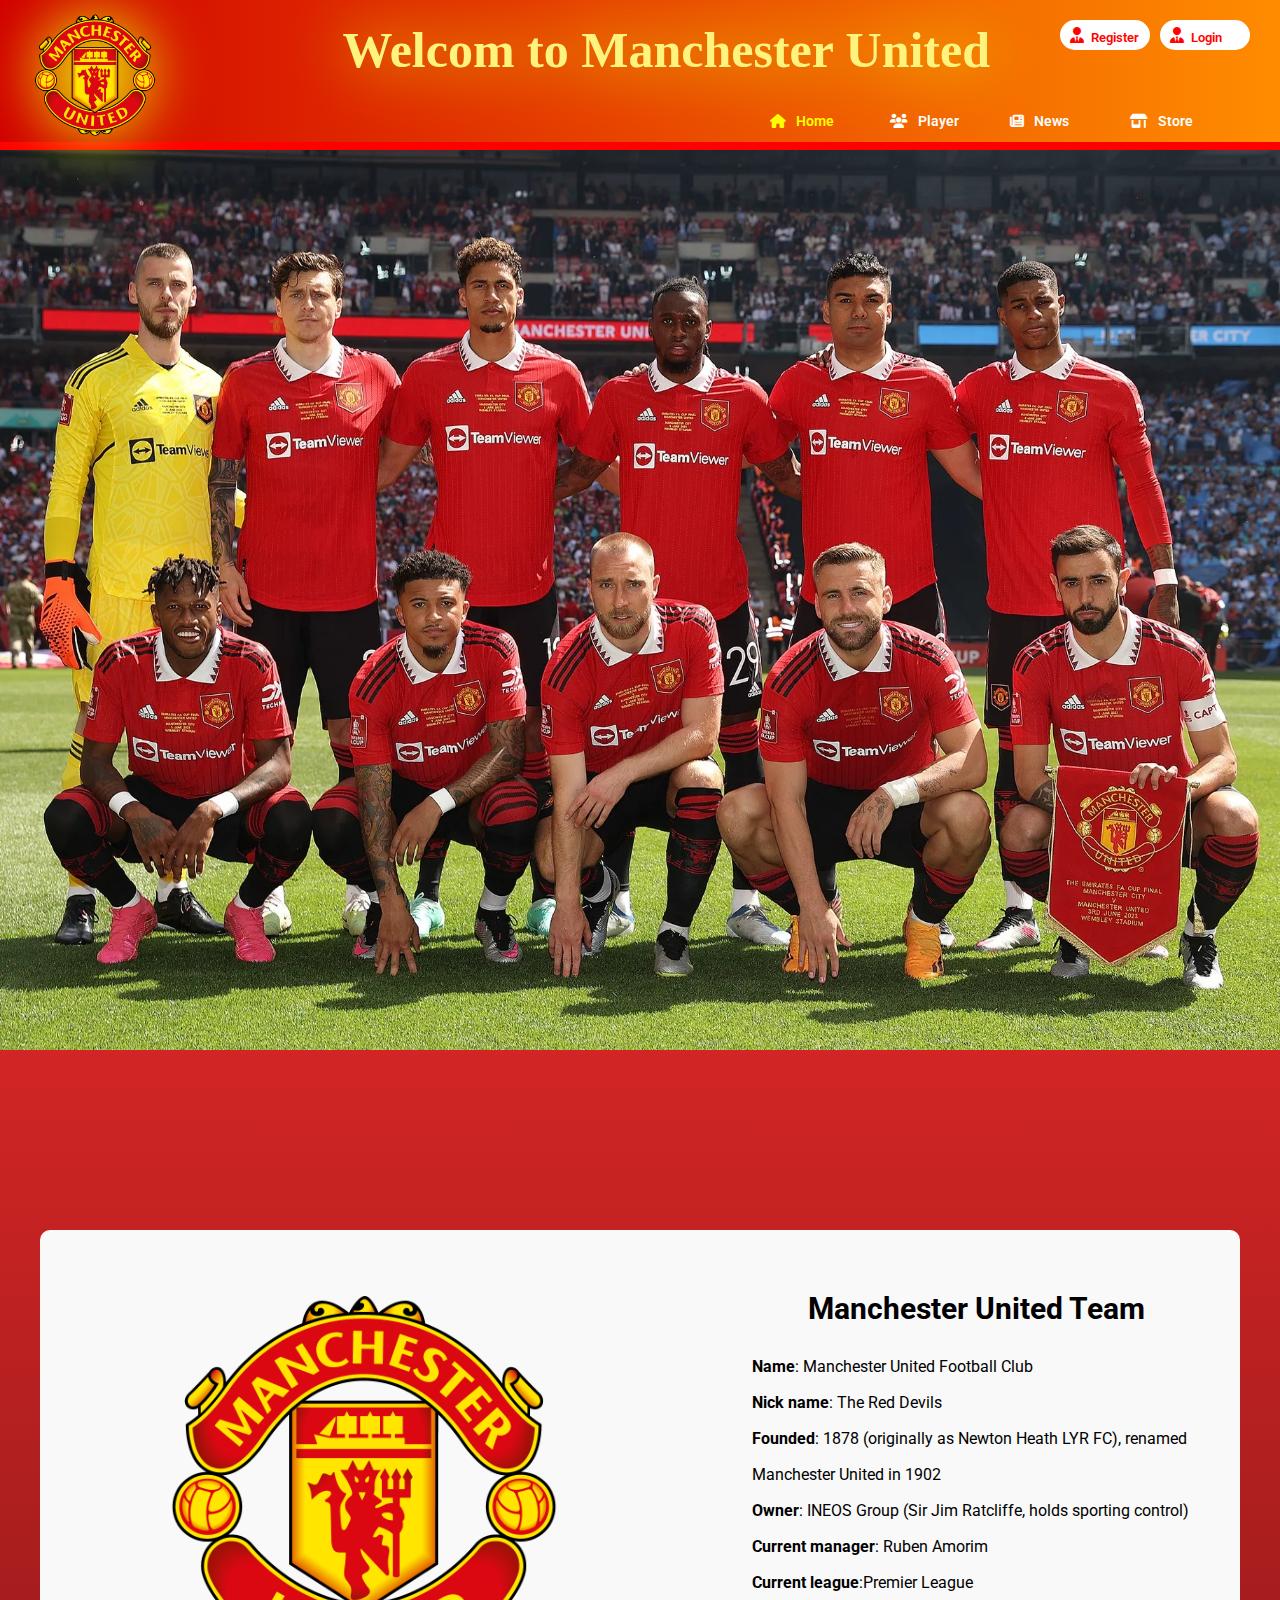
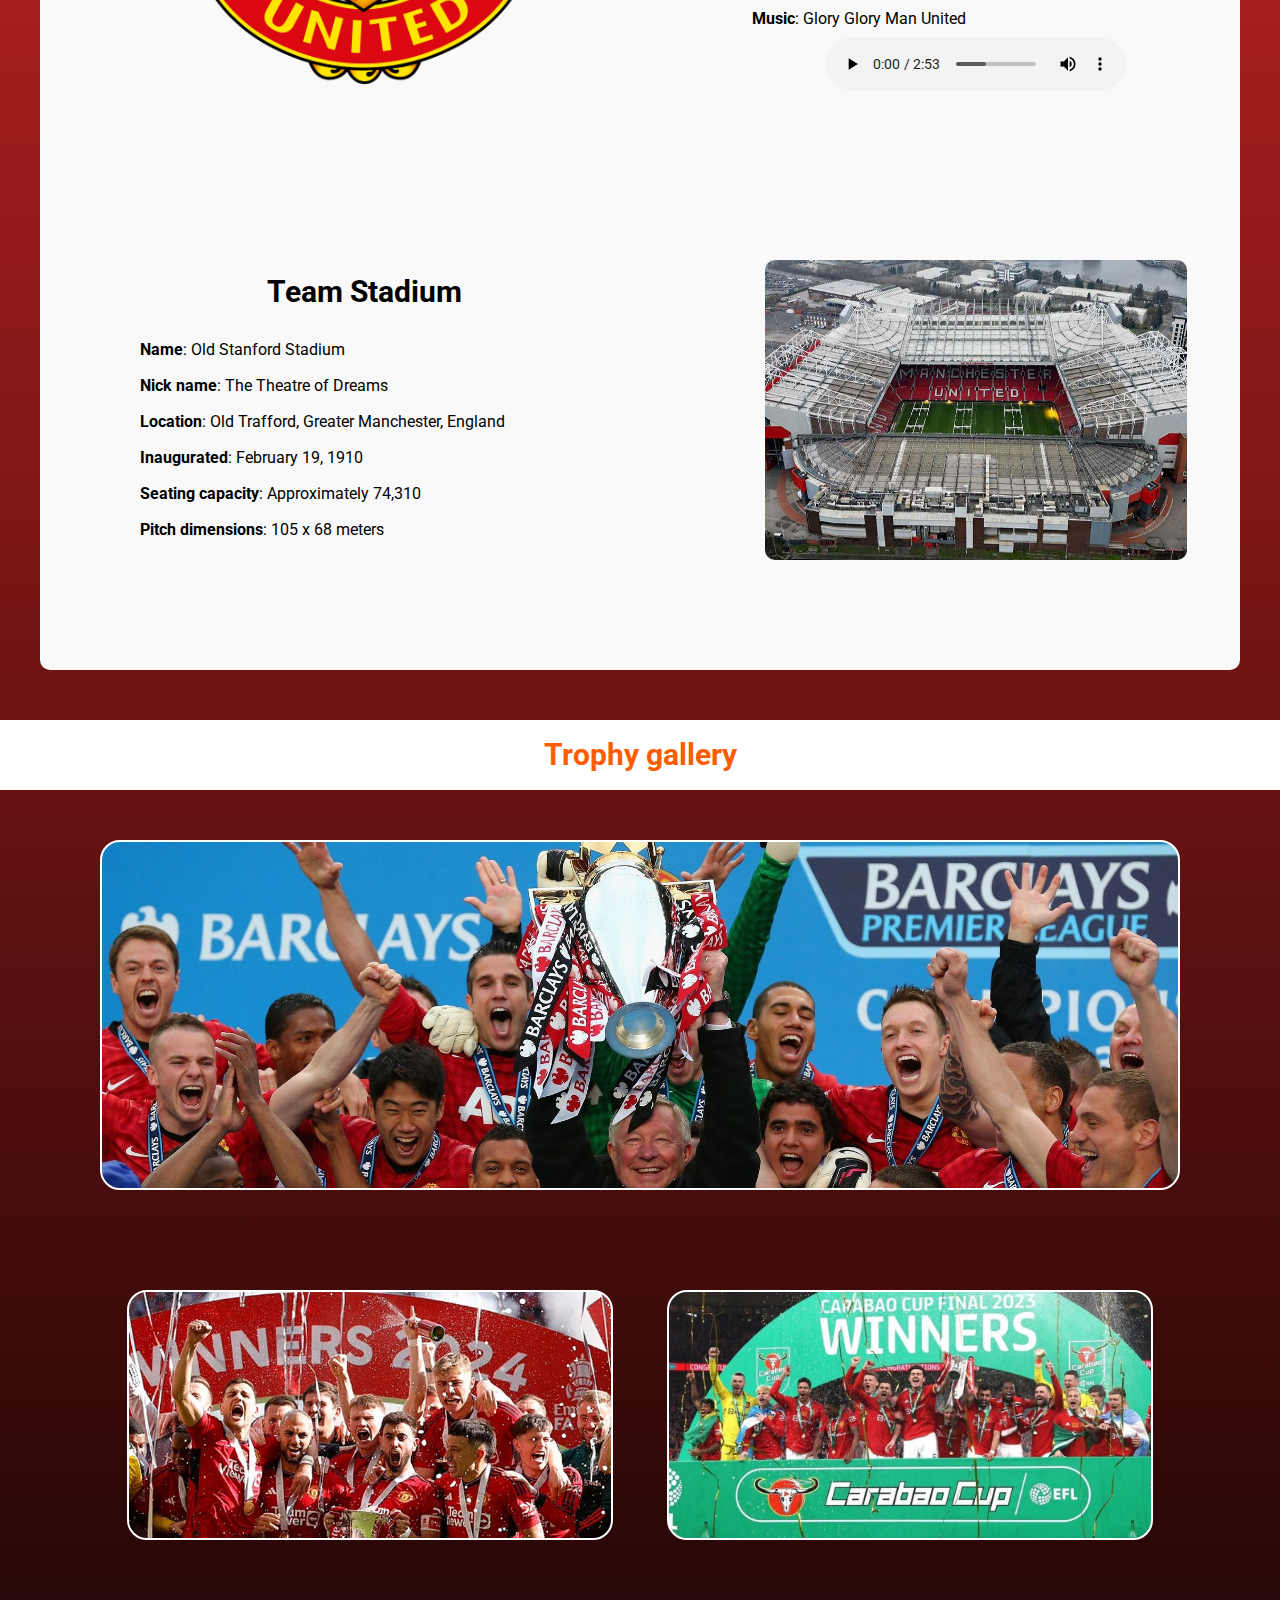
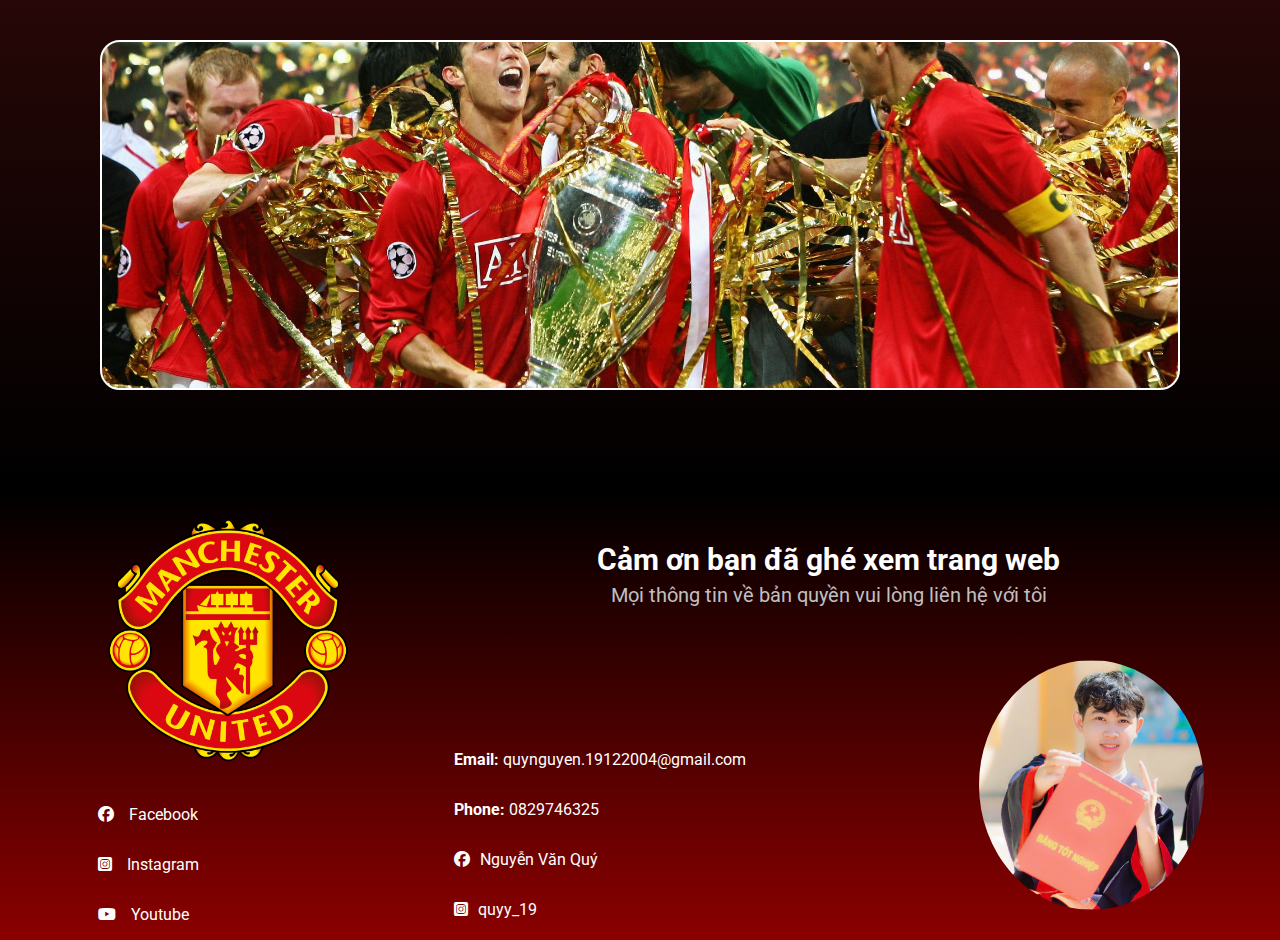
<file: index.html>
<!DOCTYPE html>
<html lang="en">
<head>
    <meta charset="UTF-8" />
    <meta name="viewport" content="width=device-width, initial-scale=1.0"/>
    <title>Manchester United</title>
    <link rel="icon" href="asset/img/logotitle.png" type="image/png">
    <link href="https://fonts.googleapis.com/css2?family=Roboto:wght@300;400;500;700;900&display=swap" rel="stylesheet">
    <link rel="stylesheet" href="asset/css/base.css">
    <link rel="stylesheet" href="asset/css/main.css">
    <link rel="stylesheet" href="asset/css/index.css">
    <link rel="stylesheet" href="asset/css/grid.css">
    <link rel="stylesheet" href="asset/font/fontawesome-free-6.7.1-web/css/all.min.css">
    <link rel="stylesheet" href="asset/css/responsive.css">
</head>

<body>

    <div class="app">
        

        <!-- ✅ HEADER với background slider -->
        <header class="header">
            <div class="slider-container">
                <div class="slider-track" id="sliderTrack">
                <img src="asset/img/header-1-4k.webp" />
                <img src="asset/img/header-2.webp" />
                <img src="asset/img/header-3.webp" />
                <img src="asset/img/bruno.jpg" />
                <img src="asset/img/header-5.jpg" />
                <img src="asset/img/header-1.webp" />
                <img src="asset/img/header-7.jpg" />
                <img src="asset/img/header-8.jpg" />
                <img src="asset/img/stadium-header.jpg" />
                </div>
            </div>
        </header>
        <!-- ✅ NAVBAR độc lập -->
        <nav class="nav__bar">

            <!-- logo -->
            <div class="nav__logo">
                <img class="nav__logo--img" src="asset/img/logo.png" alt="logo">
            </div>

            <!-- Greeting & category -->
            <div class="nav__right">
                <div class="nav__greeting">  
                    <h1 class="greeting--text hide--on-mobile"><span class="hide--on-mobile-tablet">Welcom to</span> Manchester United</h1>
                    <!-- hidden -->
                    <div class="nav__user ">
                        <a class="nav__user--item user--item-register">
                            <i class="user--item-icon fa-solid fa-user-tie"></i>
                            <span class="user--text ">Register</span>
                        </a>
                        <a class="nav__user--item user--item-login">
                            <i class="user--item-icon fa-solid fa-user-tie"></i>
                            <span class="user--text ">Login</span>
                        </a>
                    </div>
                    <!-- hidden -->
                    <div class="nav__user hidden">
                        <a class="nav__user--item">
                            <i class="user--item-icon fa-solid fa-user-tie"></i>
                            <span class="user--text">Quy</span>
                            <ul class="user__list">
                                <li class="user__list--item">Cart</li>
                                <li class="user__list--item">Log Out</li>
                            </ul>
                        </a>
                        <!-- <a href="" class="nav__users hidden"><i class="user--icon fa-solid fa-user-tie"></i></a> -->
                    </div>
                </div>

                <div class="nav__bottom">
                    <span class="nav__preface hide--on-mobile-tablet">
                        The strongest team in English history
                    </span>
                    <ul class="nav__category">
                        <!-- active - làm nổi bật ppage đang mở --> 
                        <li class="category--items">
                            <a href="index.html" class="category--item active"><i class="category--item-icon fa-solid fa-house"></i>Home</a>
                        </li>
                        <li class="category--items">
                            <a href="pages/player.html" class="category--item"><i class="category--item-icon fa-solid fa-users"></i>Player</a>
                        </li>
                        <li class="category--items">
                            <a href="pages/news.html" class="category--item"><i class="category--item-icon fa-solid fa-newspaper"></i>News</a>
                        </li>
                        <li class="category--items">
                            <a href="pages/store.html" class="category--item"><i class="category--item-icon fa-solid fa-shop"></i>Store</a>
                        </li>
                    </ul>
                </div>
                
                <div class="nav__crossbar"></div>
            </div>
        </nav>
        <!-- modal -->
        <div class="modal hidden">
            <div class="overlay__modal"></div>
            <!-- resgister -->
            <div class="modal__register">
                <form action="" class="form__register" id="form-1">
                    <div class="form__head--tranfer">
                        <span class="head--main">Register</span>
                        <span class="head--extra">Log in</span>
                    </div>
                    <p class="head--text">Welcom to Manchester United</p>

                    <div class="form--group">
                            <label for="fullname" class="form--label">Full name</label>
                            <input id="fullname" name="fullname" type="text" placeholder="Full name ..." class="form--control">
                            <span class="form--message"></span>
                    </div>

                    <div class="form--group">
                        <label for="email" class="form--label">Email</label>
                        <input id="email" name="email" type="text" placeholder="Ex: email@domain.com" class="form--control">
                        <span class="form--message"></span>
                    </div>

                    <div class="form--group">
                        <label for="password" class="form--label">Password</label>
                        <input id="password" name="password" type="password" placeholder="Enter password" class="form--control">
                        <span class="form--message"></span>
                    </div>

                    <div class="form--group">
                        <label for="password_confirmation" class="form--label">Again Password</label>
                        <input id="password_confirmation" name="password_confirmation" placeholder="Re-enter the password" type="password" class="form--control">
                        <span class="form--message"></span>
                    </div>

                    <p class="form--title"><input name="checkbox" class="form--title-check" type="checkbox">I agree to the terms of Manchester United</p>

                    <div class="form__btn--confirm">
                        <button type="button" class="confirm--btn form--back">Cancel</button>
                        <button type="button" class="confirm--btn form--submit">Sign up</button>
                    </div>
                    <div class="form--social">
                        <div class="social--item social--facebook">
                            <i class="social--icon fa-brands fa-facebook-f"></i>
                            <div class="social--text">Facecook</div>
                        </div>
                        <div class="social--item">
                            <svg xmlns="http://www.w3.org/2000/svg" width="18" height="18" preserveAspectRatio="xMidYMid" viewBox="0 0 256 262" id="google">
                                <path fill="#4285F4" d="M255.878 133.451c0-10.734-.871-18.567-2.756-26.69H130.55v48.448h71.947c-1.45 12.04-9.283 30.172-26.69 42.356l-.244 1.622 38.755 30.023 2.685.268c24.659-22.774 38.875-56.282 38.875-96.027"></path>
                                <path fill="#34A853" d="M130.55 261.1c35.248 0 64.839-11.605 86.453-31.622l-41.196-31.913c-11.024 7.688-25.82 13.055-45.257 13.055-34.523 0-63.824-22.773-74.269-54.25l-1.531.13-40.298 31.187-.527 1.465C35.393 231.798 79.49 261.1 130.55 261.1"></path>
                                <path fill="#FBBC05" d="M56.281 156.37c-2.756-8.123-4.351-16.827-4.351-25.82 0-8.994 1.595-17.697 4.206-25.82l-.073-1.73L15.26 71.312l-1.335.635C5.077 89.644 0 109.517 0 130.55s5.077 40.905 13.925 58.602l42.356-32.782"></path>
                                <path fill="#EB4335" d="M130.55 50.479c24.514 0 41.05 10.589 50.479 19.438l36.844-35.974C195.245 12.91 165.798 0 130.55 0 79.49 0 35.393 29.301 13.925 71.947l42.211 32.783c10.59-31.477 39.891-54.251 74.414-54.251"></path>
                                </svg>
                            <div class="social--text">Google</div>
                        </div>
                    </div> 
                </form>
            </div>
            <!-- login -->
             <div class="modal__login">
                <form action="" class="form__register" id="form-1">
                    <div class="form__head--tranfer">
                        <span class="head--main">Log in</span>
                        <span class="head--extra">Register</span>
                    </div>
                    <p class="head--text">Welcom to Manchester United</p>

                    <div class="form--group">
                            <label for="fullname" class="form--label">Full name</label>
                            <input id="fullname" name="fullname" type="text" placeholder="Full name ..." class="form--control">
                            <span class="form--message"></span>
                    </div>

                    <div class="form--group">
                        <label for="password" class="form--label">Password</label>
                        <input id="password" name="password" type="password" placeholder="Enter password" class="form--control">
                        <span class="form--message"></span>
                    </div>

                    <div class="form__btn--confirm">
                        <button type="button" class="confirm--btn form--back">Cancel</button>
                        <button type="button" class="confirm--btn form--submit">Log in</button>
                    </div>
                    <div class="form--social">
                        <div class="social--item social--facebook">
                            <i class="social--icon fa-brands fa-facebook-f"></i>
                            <div class="social--text">Facecook</div>
                        </div>
                        <div class="social--item">
                            <svg xmlns="http://www.w3.org/2000/svg" width="18" height="18" preserveAspectRatio="xMidYMid" viewBox="0 0 256 262" id="google">
                                <path fill="#4285F4" d="M255.878 133.451c0-10.734-.871-18.567-2.756-26.69H130.55v48.448h71.947c-1.45 12.04-9.283 30.172-26.69 42.356l-.244 1.622 38.755 30.023 2.685.268c24.659-22.774 38.875-56.282 38.875-96.027"></path>
                                <path fill="#34A853" d="M130.55 261.1c35.248 0 64.839-11.605 86.453-31.622l-41.196-31.913c-11.024 7.688-25.82 13.055-45.257 13.055-34.523 0-63.824-22.773-74.269-54.25l-1.531.13-40.298 31.187-.527 1.465C35.393 231.798 79.49 261.1 130.55 261.1"></path>
                                <path fill="#FBBC05" d="M56.281 156.37c-2.756-8.123-4.351-16.827-4.351-25.82 0-8.994 1.595-17.697 4.206-25.82l-.073-1.73L15.26 71.312l-1.335.635C5.077 89.644 0 109.517 0 130.55s5.077 40.905 13.925 58.602l42.356-32.782"></path>
                                <path fill="#EB4335" d="M130.55 50.479c24.514 0 41.05 10.589 50.479 19.438l36.844-35.974C195.245 12.91 165.798 0 130.55 0 79.49 0 35.393 29.301 13.925 71.947l42.211 32.783c10.59-31.477 39.891-54.251 74.414-54.251"></path>
                                </svg>
                            <div class="social--text">Google</div>
                        </div>
                    </div> 
                </form>
            </div>
        </div>
        <!-- ✅ MAIN CONTENT -->
        <main class="web__contain">
            <div class="web__contain--content grid wide">
                <div class="web__contain--information row">
                    <div class="contain__information--team col l-6 m-6 c-12">
                        <img class="contain__information--logo" src="asset/img/logo.png" alt="#">
                    </div>
                    <div class="contain__information--team col l-6 m-6 c-12">
                        <h2 class="contain__information--name">Manchester United Team</h2>
                        <p class="contain__information--item"><b>Name</b>: Manchester United Football Club</p>
                        <p class="contain__information--item"><b>Nick name</b>: The Red Devils</p>
                        <p class="contain__information--item"><b>Founded</b>: 1878 (originally as Newton Heath LYR FC), renamed Manchester United in 1902</p>
                        <p class="contain__information--item"><b>Owner</b>: INEOS Group (Sir Jim Ratcliffe, holds sporting control)</p>
                        <p class="contain__information--item"><b>Current manager</b>: Ruben Amorim</p>
                        <p class="contain__information--item"><b>Current league</b>:Premier League</p>
                        <p class="contain__information--item"><b>Music</b>: Glory Glory Man United</p>
                        <audio controls class="contain__information--music">
                            <source src="asset/img/GloryGloryManUnited.mp3" type="audio/mpeg">
                            <!-- Trình duyệt của bạn không hỗ trợ audio. -->
                        </audio>
                    </div>
                </div>
                <div class="web__contain--information row">    
                    <div class="contain__information--team col l-6 m-6 c-12">
                        <h2 class="contain__information--name">Team Stadium</h2>
                        <p class="contain__information--item"><b>Name</b>: Old Stanford Stadium</p>
                        <p class="contain__information--item"><b>Nick name</b>: The Theatre of Dreams</p>
                        <p class="contain__information--item"><b>Location</b>: Old Trafford, Greater Manchester, England</p>
                        <p class="contain__information--item"><b>Inaugurated</b>: February 19, 1910</p>
                        <p class="contain__information--item"><b>Seating capacity</b>: Approximately 74,310</p>
                        <p class="contain__information--item"><b>Pitch dimensions</b>: 105 x 68 meters</p>
                    </div>
                    <div class="contain__information--team col l-6 m-6 c-12">
                        <img class="information--team-img" src="asset/img/oldtranfod.jpg" alt="">
                    </div>
                </div>
            </div>

            <div class="champion">
                <h2 class="champion__Trophygallery">Trophy gallery</h2>
            </div>

            <div class="web__champion grid wide">
                <div class="web__champion--items">
                    <div class="web__champion--item " style="background-image: url('asset/img/epl-cup.jpg');">
                        <img class="champion--img " src="asset/img/cup-epl-removebg-preview.png" alt="">
                        <div class="champion--text">
                            <h2 class="champion--text-heading">20 Premier League</h2>
                            <p class="champion--text-year"><b>Năm</b>: 1907–08, 1910–11, 1951–52, 1955–56, 1956–57, 1964–65, 1966–67, 1992–93, 1993–94, 1995–96, 1996–97, 1998–99, 1999–2000, 2000–01, 2002–03, 2006–07, 2007–08, 2008–09, 2010–11, 2012–13</p>
                        </div>
                    </div>
                </div>
                <div class="web__champion--list" >
                    <div class="champion--list-item " style="background-image: url('asset/img/Fa-cup.jpg');">
                        <img class="champion--item-img " src="asset/img/cup-fa-removebg-preview.png" alt="">
                        <div class="champion--item-text">
                            <h2 class="champion--item-headeing">12 FA Cup</h2>
                            <p class="champion--item-year"><b>Năm</b>1909, 1948, 1963, 1977, 1983, 1985, 1990, 1994, 1996, 1999, 2004, 2016</p>
                        </div>
                    </div>
                    <div class="champion--list-item" style="background-image: url('asset/img/carabao.webp');">
                        <img class="champion--item-img first" src="asset/img/cup-carabao-removebg-preview.png" alt="">
                        <div class="champion--item-text">
                            <h2 class="champion--item-headeing">6 Carabao Cup</h2>
                            <p class="champion--item-year"><b>Năm</b>: 1992, 2006, 2009, 2010, 2017, 2023</p>
                        </div>
                    </div>
                </div>
                <div class="web__champion--items">
                    <div class="web__champion--item " style="background-image: url('asset/img/C1.jpg');">
                        <img class="champion--img" src="asset/img/cup-c1-removebg-preview.png" alt="">
                        <div class="champion--text">
                            <h2 class="champion--text-heading">3 UEFA Champions League</h2>
                            <p class="champion--text-year"><b>Năm</b>: 1967-1968, 1998-1999, 2007-2008</p>
                        </div>
                    </div>
                </div>
            </div>

        </main>

        <!-- Footer -->
        <footer class="footer">

        <div class="footer__main grid wide">
            <div class="footer__fanpage row l-4 hide--on-mobile-tablet">
                <div class="footer__fanpage--logo"></div>
                <div class="footer__fanpage--list">
                    <div class="footer__fanpage--item">
                        <a href="https://web.facebook.com/manchesterunited" class="fanpage__item--link"><i class="fanpage__item--icon fa-brands fa-facebook"></i>Facebook</a>
                    </div>
                    <div class="footer__fanpage--item">
                        <a href="https://www.instagram.com/manchesterunited/" class="fanpage__item--link"><i class="fanpage__item--icon fa-brands fa-square-instagram"></i>Instagram</a>
                    </div>
                    <div class="footer__fanpage--item">
                        <a href="https://www.youtube.com/@manutd" class="fanpage__item--link"><i class="fanpage__item--icon fa-brands fa-youtube"></i>Youtube</a>
                    </div>
                </div>
            </div>

            <div class="footer__owner row l-8 m-12 c-12">
                <h2 class="footer__owner--heading">Cảm ơn bạn đã ghé xem trang web</h2>
                <p class="footer__owner--text">Mọi thông tin về bản quyền vui lòng liên hệ với tôi</p>
                <div class="footer__owner--user">
                    <div class="footer__owner--contact">
                        <p class="owner__contact--item"><b>Email:</b> quynguyen.19122004@gmail.com</p>
                        <p class="owner__contact--item"><b>Phone:</b> 0829746325</p>
                        <p href="" class="owner__contact--item"><a href="https://web.facebook.com/nguyen.van.quy.263032"><i class="owner__contact--icon fa-brands fa-facebook"></i>Nguyễn Văn Quý</a></p>
                        <p href="" class="owner__contact--item"><a href="https://www.instagram.com/quyy_19/"><i class="owner__contact--icon fa-brands fa-square-instagram"></i>quyy_19</a></p>
                    </div>
                    <div class="footer__contact--manage">
                    </div>
                </div>
            </div>
        </div>

        </footer>
    </div>
    <!-- slider-header -->
    <script src="asset/js/slider.js"></script>
    <!-- show-modal -->
     <script>
        var btnRegister = document.querySelector('.user--item-register');
        var btnLogin = document.querySelector('.user--item-login');
        var modal = document.querySelector('.modal');
        var formRegister = document.querySelector('.modal__register');
        var formLogin = document.querySelector('.modal__login');
        var overlay = [document.querySelector('.overlay__modal')];
        var cancelBtn = Array.from(document.querySelectorAll('.form--back'));
        var back = overlay.concat(cancelBtn);
        var tranfer = document.querySelectorAll('.head--extra');
        var textSubmit = document.querySelectorAll('.head--main');
        var btnSubmit = document.querySelectorAll('.form--submit');


        btnRegister.addEventListener('click', () => {
            modal.classList.remove('hidden');
            formRegister.classList.remove('hidden');
            formLogin.classList.add('hidden');
        });

        btnLogin.addEventListener('click', () => {
            modal.classList.remove('hidden');
            formRegister.classList.add('hidden');
            formLogin.classList.remove('hidden');
        });

        tranfer.forEach(itemTranfer => {
            itemTranfer.addEventListener('click', () => {
                formRegister.classList.toggle('hidden');
                formLogin.classList.toggle('hidden');
            });
        });

        back.forEach(itemBack => {
            itemBack.addEventListener('click', () => {
                modal.classList.add('hidden');
            });
        });

        btnSubmit.forEach((item, index) => {
            const itemSubmit = textSubmit[index];
            item.addEventListener('click', () => {
                modal.classList.add('hidden');
                alert(`You have successfully ${itemSubmit.innerText}.`)
            });
        });


     </script>
     
     <!-- responsive -click-item  Trophy gallery -->
     <!-- <script>

        var championBtn = document.querySelectorAll('.web__champion--item');
        var championSmallBtn = document.querySelectorAll('.champion--list-item');

        championBtn.forEach(item => {
            item.addEventListener('click', () => {
                item.classList.toggle('champion__item--active');
            });
        });
        championSmallBtn.forEach(item => {
            item.addEventListener('click', () => {
                item.classList.toggle('champion--list-item-active');
            });
        }); -->

     </script>
</body>
</html>
</file>
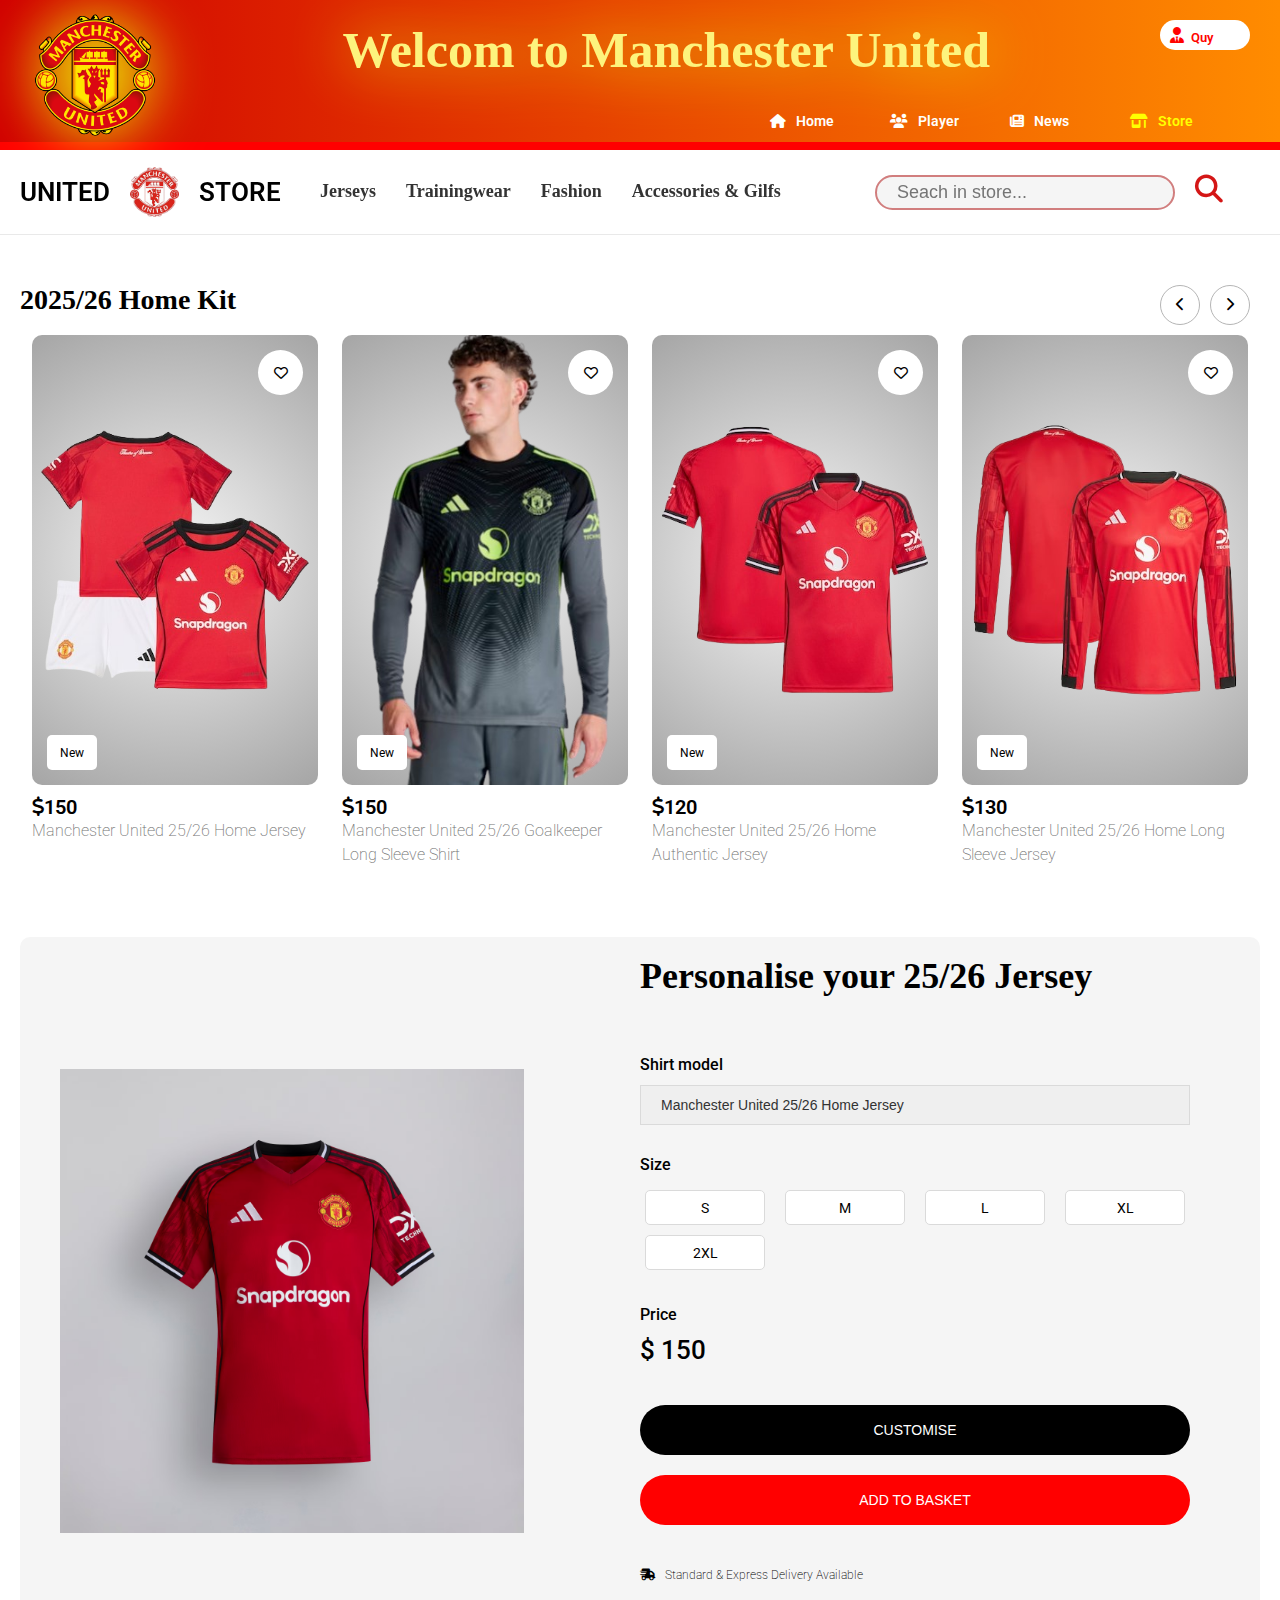
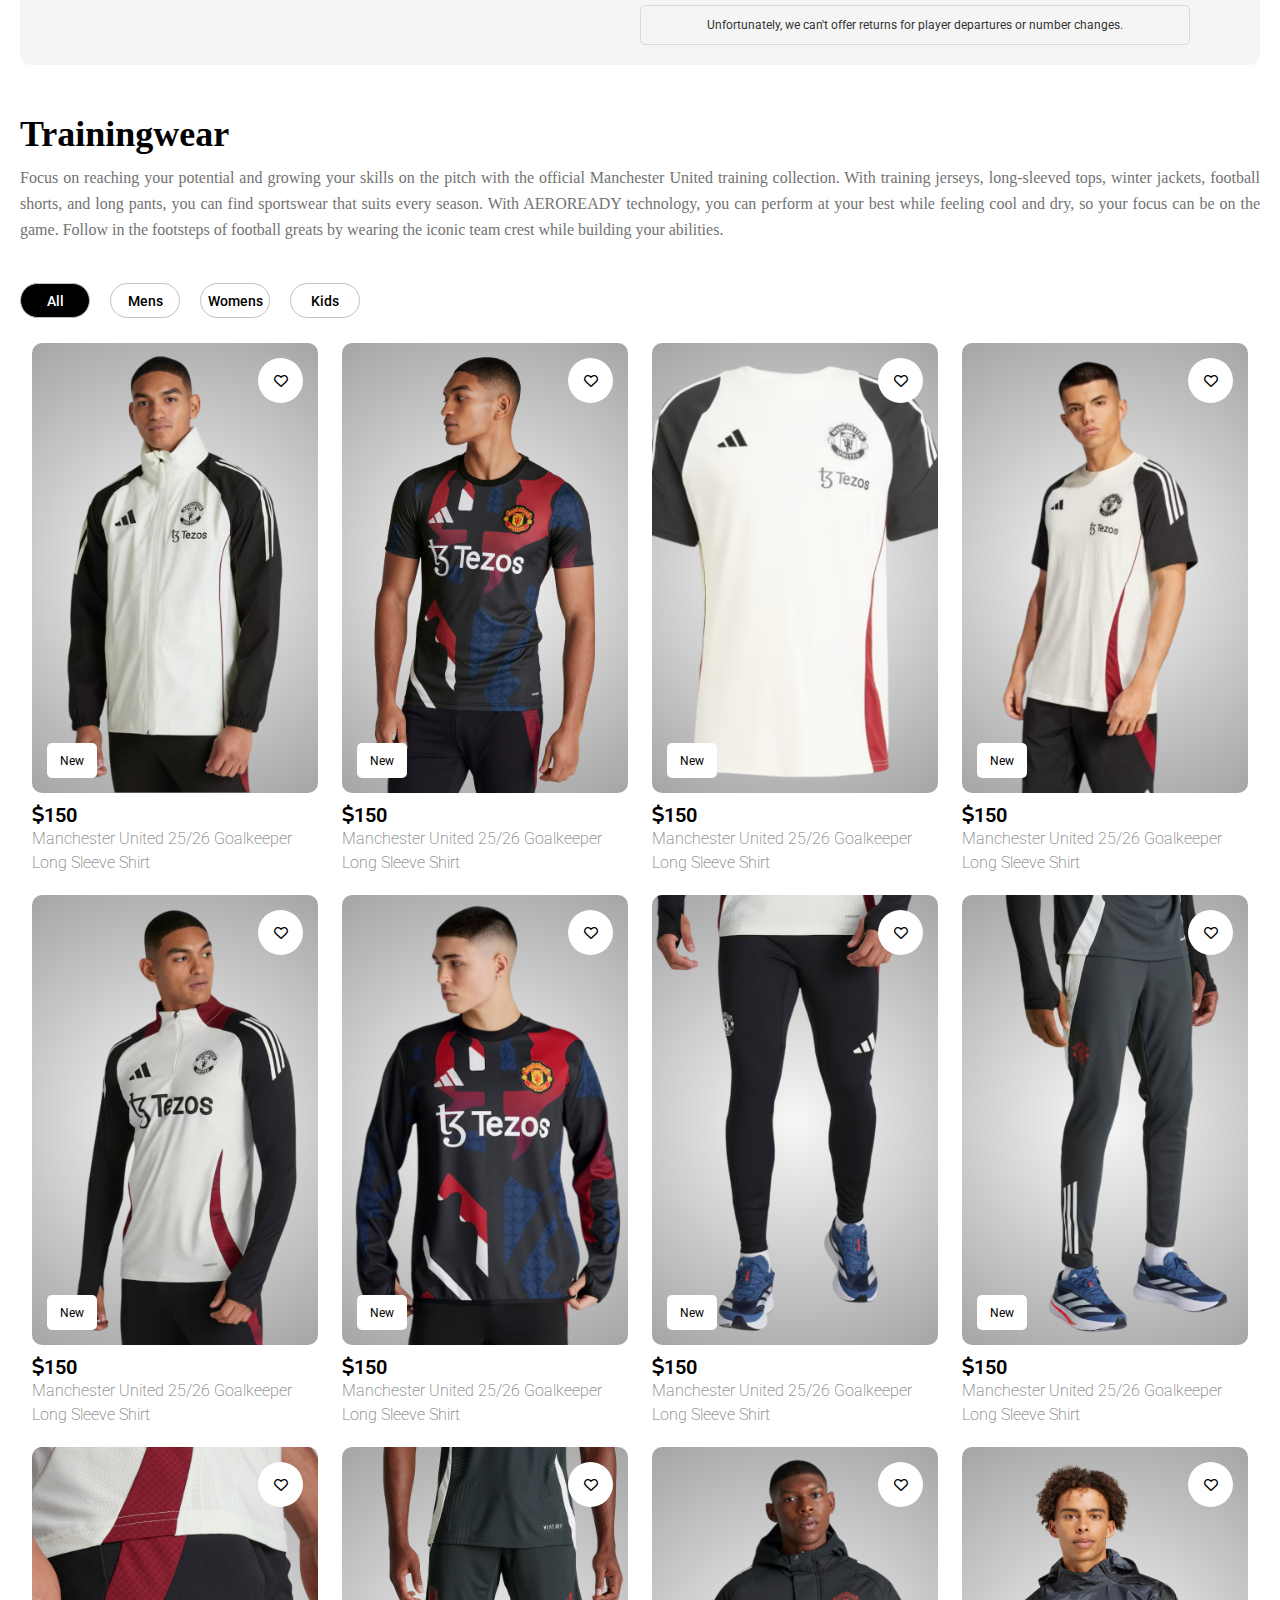
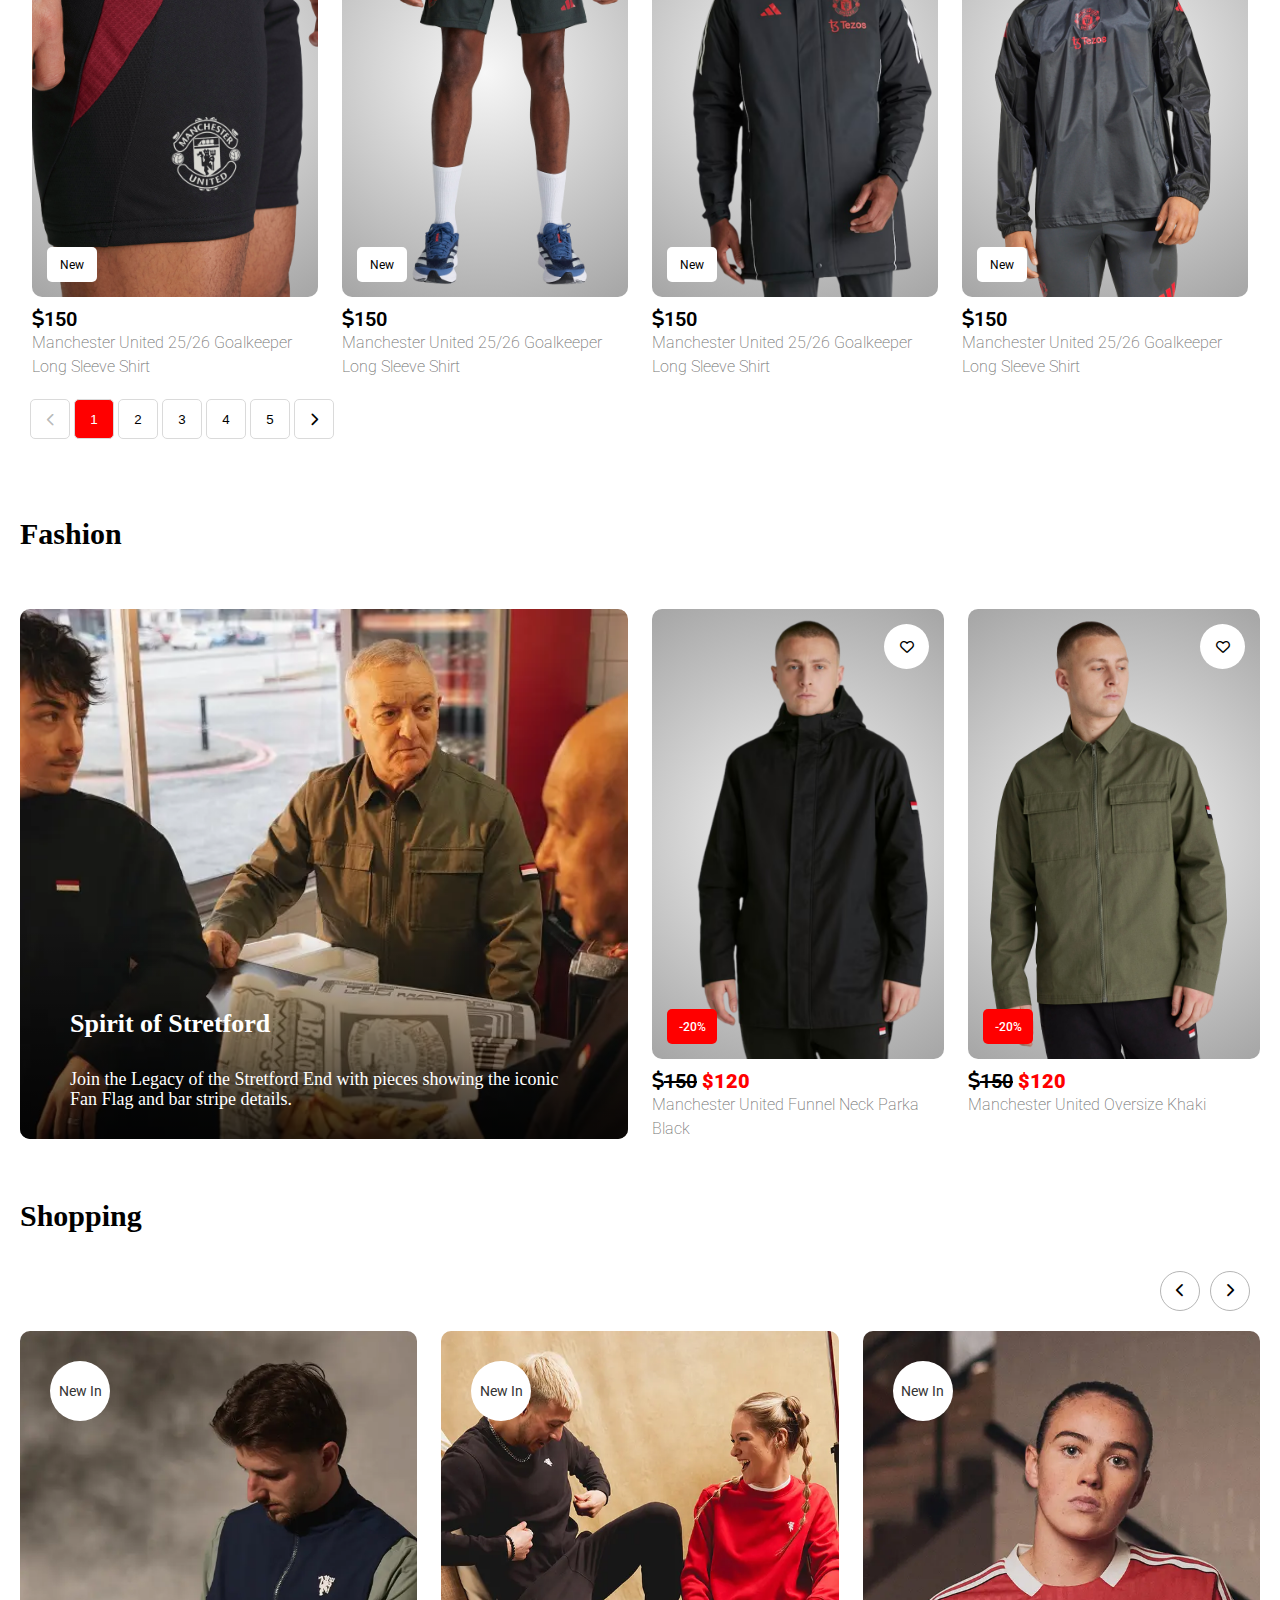
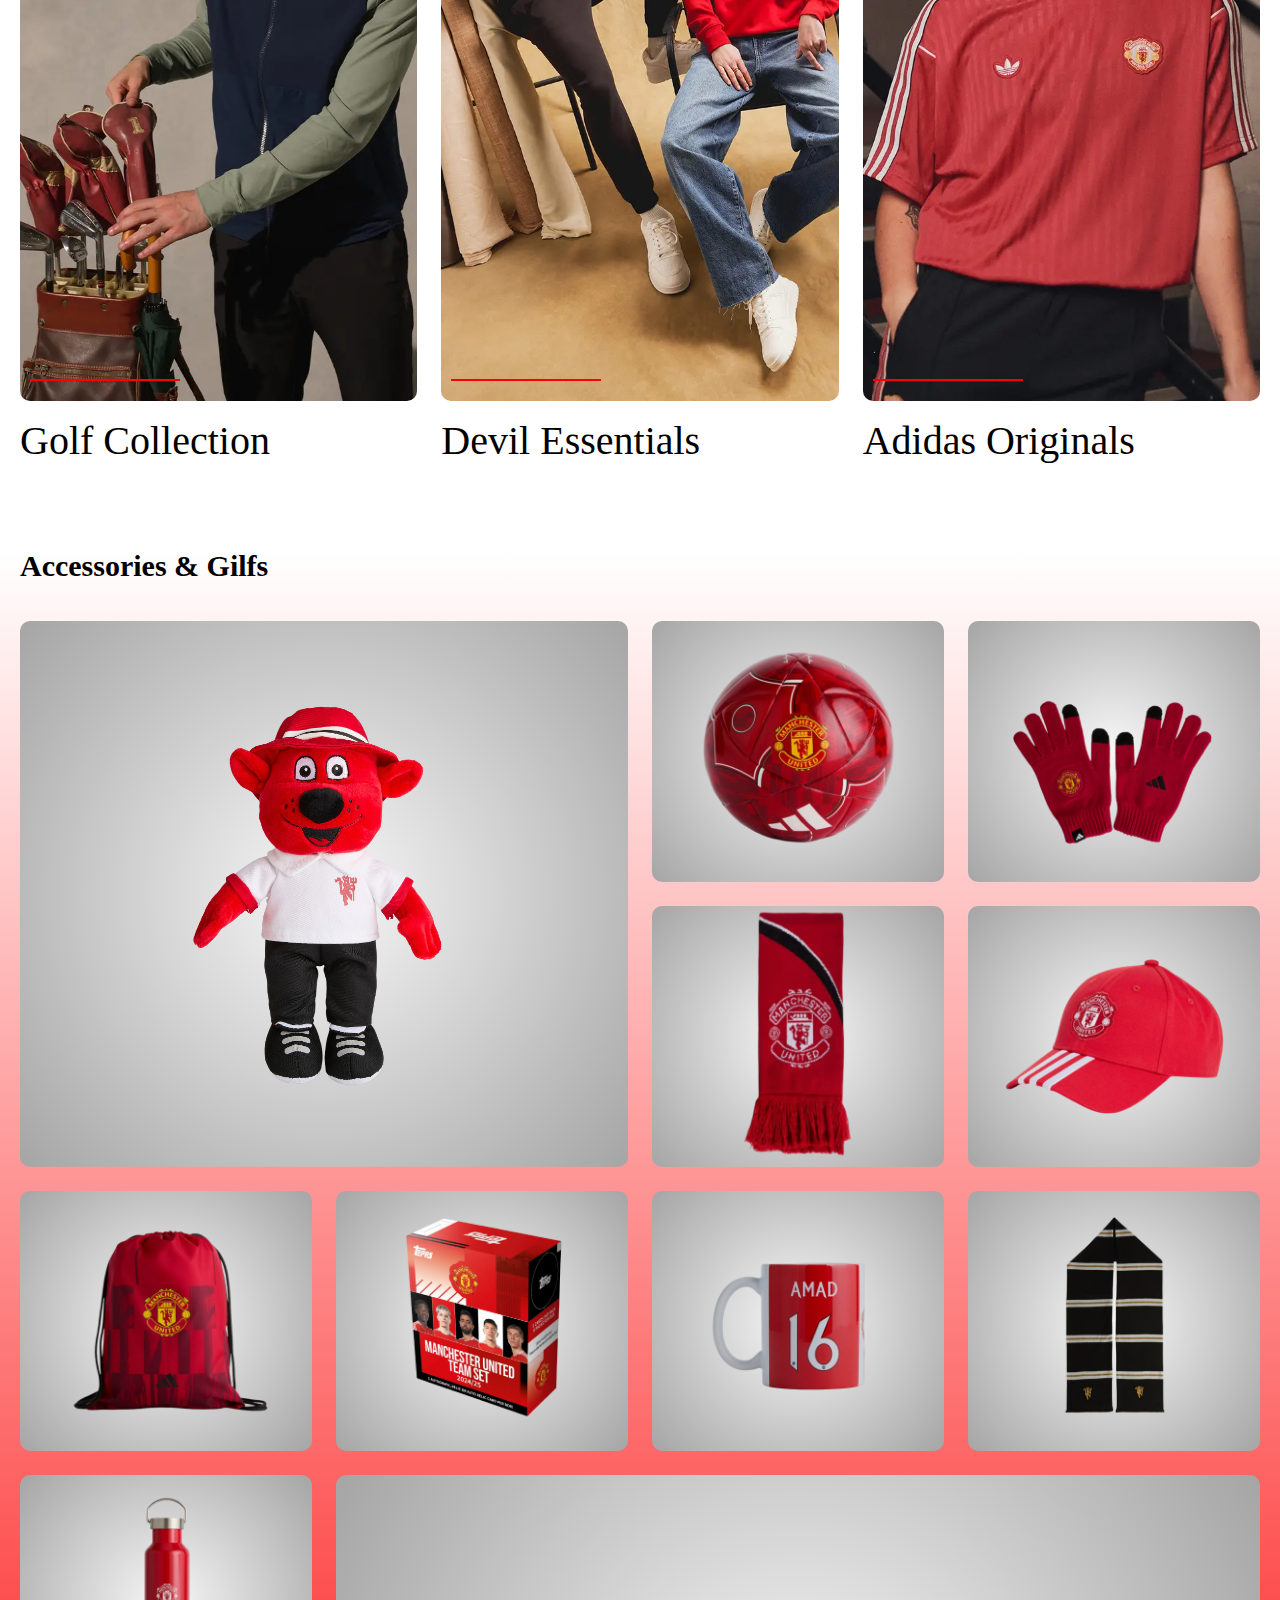
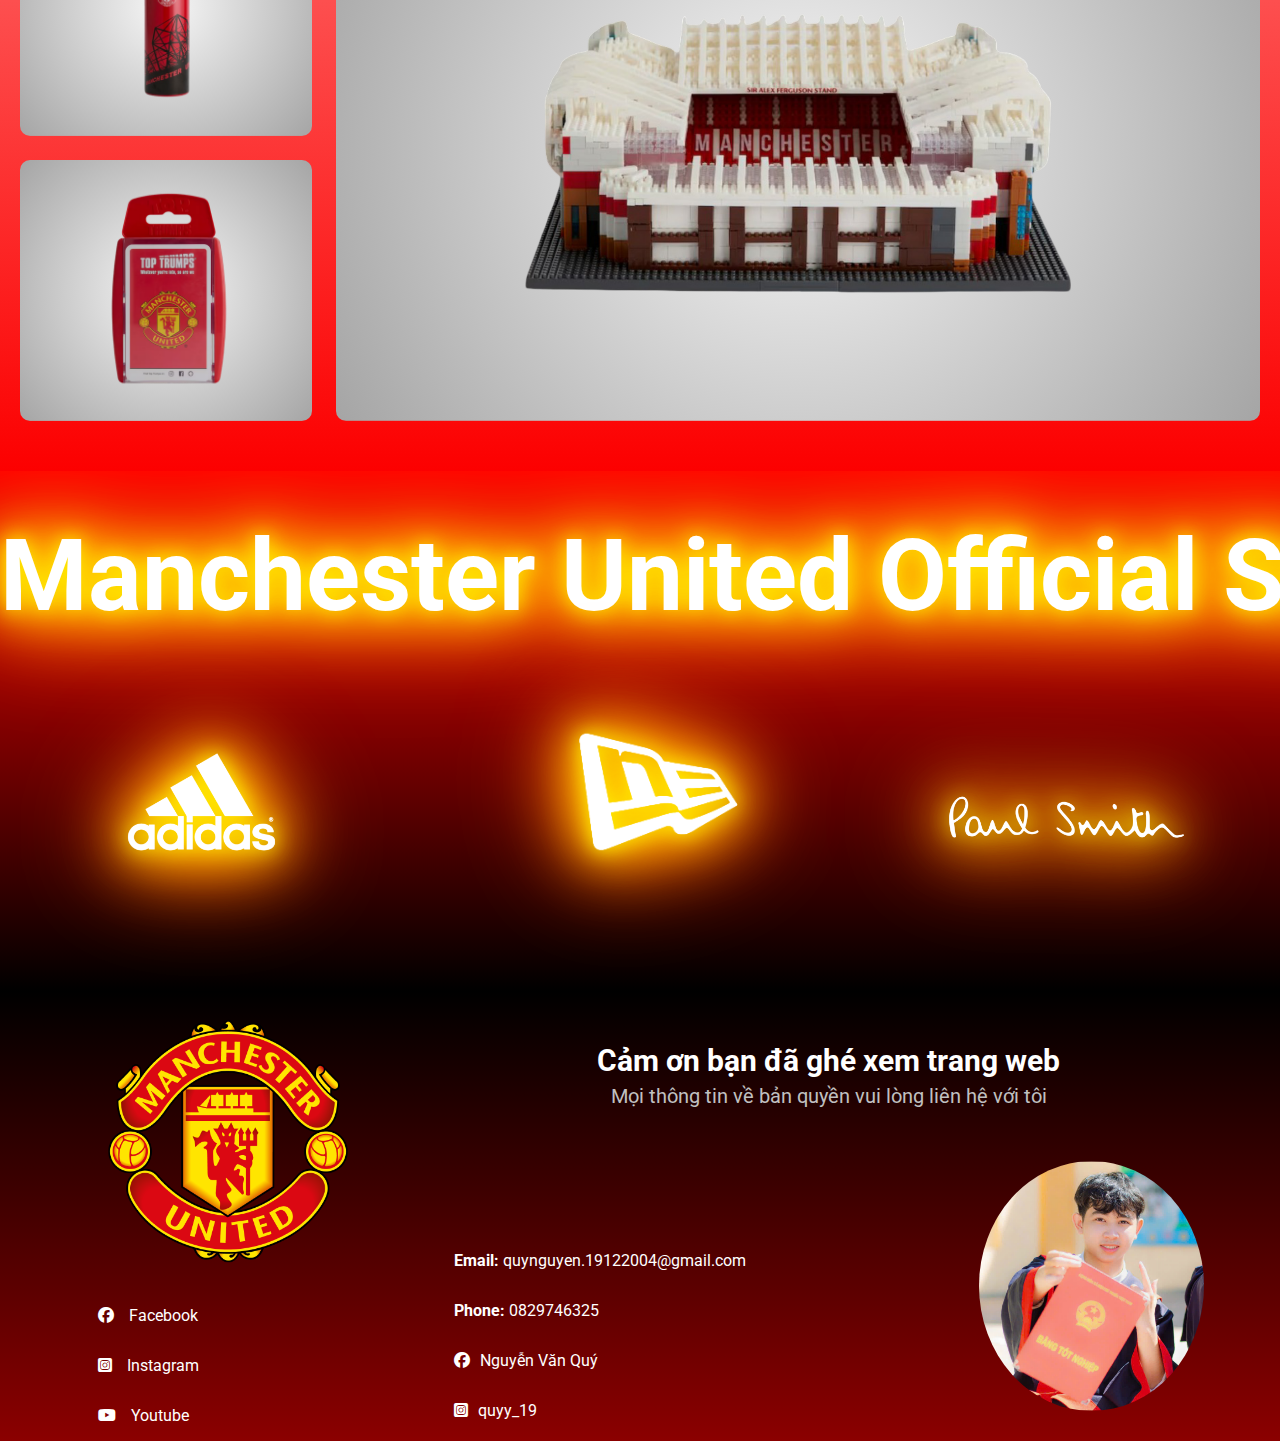
<file: pages/store.html>
<!DOCTYPE html>
<html lang="en">
  <head>
    <meta charset="UTF-8" />
    <meta name="viewport" content="width=device-width, initial-scale=1.0" />
    <title>Manchester United</title>
    <link rel="icon" href="../asset/img/logotitle.png" type="image/png">
    <link href="https://fonts.googleapis.com/css2?family=Roboto:wght@300;400;500;700;900&display=swap" rel="stylesheet"/>
    <link rel="stylesheet" href="../asset/css/base.css" />
    <link rel="stylesheet" href="../asset/css/main.css" />
    <link rel="stylesheet" href="../asset/css/store.css" />
    <link rel="stylesheet" href="../asset/css/grid.css" />
    <link rel="stylesheet" href="../asset/font/fontawesome-free-6.7.1-web/css/all.min.css"/>
    <link rel="stylesheet" href="../asset/css/responsive.css">
    <link rel="stylesheet" href="../asset/css/responStore.css">
  </head>

  <body>
    <div class="app">
      <!-- ✅ NAVBAR độc lập -->
      <nav class="nav__bar">

            <!-- logo -->
            <div class="nav__logo">
                <img class="nav__logo--img" src="../asset/img/logo.png" alt="logo">
            </div>

            <!-- Greeting & category -->
            <div class="nav__right">
                <div class="nav__greeting">  
                    <h1 class="greeting--text hide--on-mobile"><span class="hide--on-mobile-tablet">Welcom to</span> Manchester United</h1>
                    <!-- hidden -->
                    <div class="nav__user hidden">
                        <a class="nav__user--item user--item-register">
                            <i class="user--item-icon fa-solid fa-user-tie"></i>
                            <span class="user--text ">Register</span>
                        </a>
                        <a class="nav__user--item user--item-login">
                            <i class="user--item-icon fa-solid fa-user-tie"></i>
                            <span class="user--text ">Login</span>
                        </a>
                    </div>
                    <!-- hidden -->
                    <div class="nav__user">
                        <a class="nav__user--item">
                            <i class="user--item-icon fa-solid fa-user-tie"></i>
                            <span class="user--text">Quy</span>
                            <ul class="user__list">
                                <li class="user__list--item">Cart</li>
                                <li class="user__list--item">Log Out</li>
                            </ul>
                        </a>
                        <!-- <a href="" class="nav__users hidden"><i class="user--icon fa-solid fa-user-tie"></i></a> -->
                    </div>
                </div>

                <div class="nav__bottom">
                    <span class="nav__preface hide--on-mobile-tablet">
                        The strongest team in English history
                    </span>
                    <ul class="nav__category">
                        <!-- active - làm nổi bật ppage đang mở --> 
                        <li class="category--items">
                            <a href="../index.html" class="category--item"><i class="category--item-icon fa-solid fa-house"></i>Home</a>
                        </li>
                        <li class="category--items">
                            <a href="player.html" class="category--item"><i class="category--item-icon fa-solid fa-users"></i>Player</a>
                        </li>
                        <li class="category--items">
                            <a href="news.html" class="category--item"><i class="category--item-icon fa-solid fa-newspaper"></i>News</a>
                        </li>
                        <li class="category--items">
                            <a href="store.html" class="category--item active"><i class="category--item-icon fa-solid fa-shop"></i>Store</a>
                        </li>
                    </ul>
                </div>
                
                <div class="nav__crossbar"></div>
            </div>
        </nav>
      <!-- Category-shop -->
       <nav class="category">
        <div class="category__logo">
            <span class="catygory__logo--text hide--on-mobile">UNITED</span>
            <img class="catygory__logo--img" src="../asset/img/STORE/images.png" alt="">
            <span class="catygory__logo--text hide--on-mobile">STORE</span>
        </div>
        <div class="category__list-seach">
            <ul class="category__list">
                <li class="category__list--item"><a href="#jerseys" class="category__item--link">Jerseys</a></li>
                <li class="category__list--item"><a href="#trainningwear" class="category__item--link">Trainingwear</a></li>
                <li class="category__list--item"><a href="#fashion" class="category__item--link">Fashion</a></li>
                <li class="category__list--item"><a href="#accessories" class="category__item--link">Accessories & Gilfs</a></li>
            </ul>
            <div class="category__seach">
                <input class="category__seach--input hide--on-mobile-tablet" type="text" placeholder="Seach in store...">
                <span class="category__seach--btn"><i class="category__seach--icon fa-solid fa-magnifying-glass"></i></span>
            </div>
        </div>
       </nav>
      <!-- Main -->
      <main class="store">
        <!-- jerseys -->
        <div id="jerseys" class="jerseys">
            <div class="jerseys__header">
              <h2 class="jerseys__heading">2025/26 Home Kit</h2>  
              <div class="jerseys__home--btn">
                <span class="slider--btn slider--btn-left"><i class="slider--btn--icon fa-solid fa-chevron-down fa-rotate-90"></i></span>
                <span class="slider--btn slider--btn-right"><i class="slider--btn--icon fa-solid fa-chevron-down fa-rotate-270"></i></span>
              </div>
            </div>
            <div class="jerseys__home"> 
              <ul class="jerseys__home--list sliderScrollball"> 
                <li class="jerseys__home--item col l-3 m-4 c-6">
                  <div class="jerseys__item--contain">
                    
                    <div class="jerseys__contain--bg" style="background-image:url('../asset/img/STORE/jerseys/fullhomejerseys-removebg-preview.png'), radial-gradient(circle, rgba(247, 247, 247, 1) 0%, rgb(165, 165, 165) 100%)"></div>
                    <span class="jerseys__item--like"><i class="jerseys__item--like-icon fa-regular fa-heart"></i></span>
                    <ul class="jerseys__item--size">
                      <li class="jersey__size--item">M</li>
                      <li class="jersey__size--item">S</li>
                      <li class="jersey__size--item">L</li>
                      <li class="jersey__size--item">XL</li>
                      <li class="jersey__size--item">2XL</li>
                      <li class="jersey__size--item">3XL</li>
                    </ul>
                    <div class="btn--inneritem filterform__btn">
                      <button class="filterform__btn--buy">CUSTOMISE</button>
                      <button class="filterform__btn--add">ADD TO BASKET</button>
                    </div>
                    <span class="jerseys__item--new">New</span>
                  </div>
                  <div class="jerseys__item--title">
                    <span class="jerseys__item--price"><i class="jerseys__item--price-icon fa-solid fa-dollar-sign"></i>150</span>
                    <span class="jerseys__item--name">Manchester United 25/26 Home Jersey</span>
                  </div>
                </li>
                <li class="jerseys__home--item col l-3 m-4 c-6">
                  <div class="jerseys__item--contain">
                    
                    <div class="jerseys__contain--bg" style="background-size: cover; background-image:url('../asset/img/STORE/jerseys/gkjerseyadidas-removebg-preview.png'), radial-gradient(circle, rgba(247, 247, 247, 1) 0%, rgb(165, 165, 165) 100%)"></div>
                    <span class="jerseys__item--like"><i class="jerseys__item--like-icon fa-regular fa-heart"></i></span>
                    <ul class="jerseys__item--size">
                      <li class="jersey__size--item">M</li>
                      <li class="jersey__size--item">S</li>
                      <li class="jersey__size--item">L</li>
                      <li class="jersey__size--item">XL</li>
                      <li class="jersey__size--item">2XL</li>
                      <li class="jersey__size--item">3XL</li>
                    </ul>
                    <div class="btn--inneritem filterform__btn">
                      <button class="filterform__btn--buy">CUSTOMISE</button>
                      <button class="filterform__btn--add">ADD TO BASKET</button>
                    </div>
                    <span class="jerseys__item--new">New</span>
                  </div>
                  <div class="jerseys__item--title">
                    <span class="jerseys__item--price"><i class="jerseys__item--price-icon fa-solid fa-dollar-sign"></i>150</span>
                    <span class="jerseys__item--name">Manchester United 25/26 Goalkeeper Long Sleeve Shirt</span>
                  </div>
                </li>
                <li class="jerseys__home--item col l-3 m-4 c-6">
                  <div class="jerseys__item--contain">
                    
                    <div class="jerseys__contain--bg" style="background-image:url('../asset/img/STORE/jerseys/shorthomejerseys-removebg-preview.png'), radial-gradient(circle, rgba(247, 247, 247, 1) 0%, rgb(165, 165, 165) 100%)"></div>
                    <span class="jerseys__item--like"><i class="jerseys__item--like-icon fa-regular fa-heart"></i></span>
                    <ul class="jerseys__item--size">
                      <li class="jersey__size--item">M</li>
                      <li class="jersey__size--item">S</li>
                      <li class="jersey__size--item">L</li>
                      <li class="jersey__size--item">XL</li>
                      <li class="jersey__size--item">2XL</li>
                      <li class="jersey__size--item">3XL</li>
                    </ul>
                    <div class="btn--inneritem filterform__btn">
                      <button class="filterform__btn--buy">CUSTOMISE</button>
                      <button class="filterform__btn--add">ADD TO BASKET</button>
                    </div>
                    <span class="jerseys__item--new">New</span>
                  </div>
                  <div class="jerseys__item--title">
                    <span class="jerseys__item--price"><i class="jerseys__item--price-icon fa-solid fa-dollar-sign"></i>120</span>
                    <span class="jerseys__item--name">Manchester United 25/26 Home Authentic Jersey</span>
                  </div>
                </li> 
                <li class="jerseys__home--item col l-3 m-4 c-6">
                  <div class="jerseys__item--contain">
                    
                    <div class="jerseys__contain--bg" style="background-image:url('../asset/img/STORE/jerseys/longhomejerseys-removebg-preview.png'), radial-gradient(circle, rgba(247, 247, 247, 1) 0%, rgb(165, 165, 165) 100%)"></div>
                    <span class="jerseys__item--like"><i class="jerseys__item--like-icon fa-regular fa-heart"></i></span>
                    <ul class="jerseys__item--size">
                      <li class="jersey__size--item">M</li>
                      <li class="jersey__size--item">S</li>
                      <li class="jersey__size--item">L</li>
                      <li class="jersey__size--item">XL</li>
                      <li class="jersey__size--item">2XL</li>
                      <li class="jersey__size--item">3XL</li>
                    </ul>
                    <div class="btn--inneritem filterform__btn">
                      <button class="filterform__btn--buy">CUSTOMISE</button>
                      <button class="filterform__btn--add">ADD TO BASKET</button>
                    </div>
                    <span class="jerseys__item--new">New</span>
                  </div>
                  <div class="jerseys__item--title">
                    <span class="jerseys__item--price"><i class="jerseys__item--price-icon fa-solid fa-dollar-sign"></i>130</span>
                    <span class="jerseys__item--name">Manchester United 25/26 Home Long Sleeve Jersey</span>
                  </div>
                </li>
                <li class="jerseys__home--item col l-3 m-4 c-6">
                  <div class="jerseys__item--contain">
                    
                    <div class="jerseys__contain--bg" style="background-image:url('../asset/img/STORE/jerseys/fullawayjerseys-removebg-preview.png'), radial-gradient(circle, rgba(247, 247, 247, 1) 0%, rgb(165, 165, 165) 100%)"></div>
                    <span class="jerseys__item--like"><i class="jerseys__item--like-icon fa-regular fa-heart"></i></span>
                    <ul class="jerseys__item--size">
                      <li class="jersey__size--item">M</li>
                      <li class="jersey__size--item">S</li>
                      <li class="jersey__size--item">L</li>
                      <li class="jersey__size--item">XL</li>
                      <li class="jersey__size--item">2XL</li>
                      <li class="jersey__size--item">3XL</li>
                    </ul>
                    <div class="btn--inneritem filterform__btn">
                      <button class="filterform__btn--buy">CUSTOMISE</button>
                      <button class="filterform__btn--add">ADD TO BASKET</button>
                    </div>
                    <span class="jerseys__item--new">New</span>
                  </div>
                  <div class="jerseys__item--title">
                    <span class="jerseys__item--price"><i class="jerseys__item--price-icon fa-solid fa-dollar-sign"></i>139</span>
                    <span class="jerseys__item--name">Manchester United 25/26 Away Jersey</span>
                  </div>
                </li>
                <li class="jerseys__home--item col l-3 m-4 c-6">
                  <div class="jerseys__item--contain">
                    
                    <div class="jerseys__contain--bg" style="background-image:url('../asset/img/STORE/jerseys/fulljerseys3-removebg-preview.png'), radial-gradient(circle, rgba(247, 247, 247, 1) 0%, rgb(165, 165, 165) 100%)"></div>
                    <span class="jerseys__item--like"><i class="jerseys__item--like-icon fa-regular fa-heart"></i></span>
                    <ul class="jerseys__item--size">
                      <li class="jersey__size--item">M</li>
                      <li class="jersey__size--item">S</li>
                      <li class="jersey__size--item">L</li>
                      <li class="jersey__size--item">XL</li>
                      <li class="jersey__size--item">2XL</li>
                      <li class="jersey__size--item">3XL</li>
                    </ul>
                    <div class="btn--inneritem filterform__btn">
                      <button class="filterform__btn--buy">CUSTOMISE</button>
                      <button class="filterform__btn--add">ADD TO BASKET</button>
                    </div>
                    <span class="jerseys__item--new">New</span>
                  </div>
                  <div class="jerseys__item--title">
                    <span class="jerseys__item--price"><i class="jerseys__item--price-icon fa-solid fa-dollar-sign"></i>150</span>
                    <span class="jerseys__item--name">Manchester United 25/26 Third Jersey</span>
                  </div>
                </li>
                <li class="jerseys__home--item col l-3 m-4 c-6">
                  <div class="jerseys__item--contain">
                    
                    <div class="jerseys__contain--bg" style="background-size: cover; background-image:url('../asset/img/STORE/jerseys/homeshortsblack-removebg-preview.png'), radial-gradient(circle, rgba(247, 247, 247, 1) 0%, rgb(165, 165, 165) 100%)"></div>
                    <span class="jerseys__item--like"><i class="jerseys__item--like-icon fa-regular fa-heart"></i></span>
                    <ul class="jerseys__item--size">
                      <li class="jersey__size--item">M</li>
                      <li class="jersey__size--item">S</li>
                      <li class="jersey__size--item">L</li>
                      <li class="jersey__size--item">XL</li>
                      <li class="jersey__size--item">2XL</li>
                      <li class="jersey__size--item">3XL</li>
                    </ul>
                    <div class="btn--inneritem filterform__btn">
                      <button class="filterform__btn--buy">CUSTOMISE</button>
                      <button class="filterform__btn--add">ADD TO BASKET</button>
                    </div>
                    <span class="jerseys__item--new">New</span>
                  </div>
                  <div class="jerseys__item--title">
                    <span class="jerseys__item--price"><i class="jerseys__item--price-icon fa-solid fa-dollar-sign"></i>150</span>
                    <span class="jerseys__item--name">Manchester United 25/26 Home Shorts Black</span>
                  </div>
                </li>
                <li class="jerseys__home--item col l-3 m-4 c-6">
                  <div class="jerseys__item--contain">
                    
                    <div class="jerseys__contain--bg" style="background-size: cover; background-image:url('../asset/img/STORE/jerseys/homeshortwhite-removebg-preview.png'), radial-gradient(circle, rgba(247, 247, 247, 1) 0%, rgb(165, 165, 165) 100%)"></div>
                    <span class="jerseys__item--like"><i class="jerseys__item--like-icon fa-regular fa-heart"></i></span>
                    <ul class="jerseys__item--size">
                      <li class="jersey__size--item">M</li>
                      <li class="jersey__size--item">S</li>
                      <li class="jersey__size--item">L</li>
                      <li class="jersey__size--item">XL</li>
                      <li class="jersey__size--item">2XL</li>
                      <li class="jersey__size--item">3XL</li>
                    </ul>
                    <div class="btn--inneritem filterform__btn">
                      <button class="filterform__btn--buy">CUSTOMISE</button>
                      <button class="filterform__btn--add">ADD TO BASKET</button>
                    </div>
                    <span class="jerseys__item--new">New</span>
                  </div>
                  <div class="jerseys__item--title">
                    <span class="jerseys__item--price"><i class="jerseys__item--price-icon fa-solid fa-dollar-sign"></i>150</span>
                    <span class="jerseys__item--name">Manchester United 25/26 Home Shorts White</span>
                  </div>
                </li>
                <li class="jerseys__home--item col l-3 m-4 c-6">
                  <div class="jerseys__item--contain">
                    
                    <div class="jerseys__contain--bg" style="background-image:url('../asset/img/STORE/jerseys/direcrwhite-removebg-preview.png'), radial-gradient(circle, rgba(247, 247, 247, 1) 0%, rgb(165, 165, 165) 100%)"></div>
                    <span class="jerseys__item--like"><i class="jerseys__item--like-icon fa-regular fa-heart"></i></span>
                    <ul class="jerseys__item--size">
                      <li class="jersey__size--item">M</li>
                      <li class="jersey__size--item">S</li>
                      <li class="jersey__size--item">L</li>
                      <li class="jersey__size--item">XL</li>
                      <li class="jersey__size--item">2XL</li>
                      <li class="jersey__size--item">3XL</li>
                    </ul>
                    <div class="btn--inneritem filterform__btn">
                      <button class="filterform__btn--buy">CUSTOMISE</button>
                      <button class="filterform__btn--add">ADD TO BASKET</button>
                    </div>
                    <span class="jerseys__item--new">New</span>
                  </div>
                  <div class="jerseys__item--title">
                    <span class="jerseys__item--price"><i class="jerseys__item--price-icon fa-solid fa-dollar-sign"></i>70</span>
                    <span class="jerseys__item--name">Manchester United 25/26 Home Socks White</span>
                  </div>
                </li>
                <li class="jerseys__home--item col l-3 m-4 c-6">
                  <div class="jerseys__item--contain">
                    
                    <div class="jerseys__contain--bg" style="background-image:url('../asset/img/STORE/jerseys/directblack_-removebg-preview.png'), radial-gradient(circle, rgba(247, 247, 247, 1) 0%, rgb(165, 165, 165) 100%)"></div>
                    <span class="jerseys__item--like"><i class="jerseys__item--like-icon fa-regular fa-heart"></i></span>
                    <ul class="jerseys__item--size">
                      <li class="jersey__size--item">M</li>
                      <li class="jersey__size--item">S</li>
                      <li class="jersey__size--item">L</li>
                      <li class="jersey__size--item">XL</li>
                      <li class="jersey__size--item">2XL</li>
                      <li class="jersey__size--item">3XL</li>
                    </ul>
                    <div class="btn--inneritem filterform__btn">
                      <button class="filterform__btn--buy">CUSTOMISE</button>
                      <button class="filterform__btn--add">ADD TO BASKET</button>
                    </div>
                    <span class="jerseys__item--new">New</span>
                  </div>
                  <div class="jerseys__item--title">
                    <span class="jerseys__item--price"><i class="jerseys__item--price-icon fa-solid fa-dollar-sign"></i>70</span>
                    <span class="jerseys__item--name">Manchester United 25/26 Home Socks Black</span>
                  </div>
                </li>
              </ul>
            </div>
        </div>
        <!-- filter jersey -->
        <div class="filterJerseys">
          <div class="uniform__list l-6 m-12">
            <div class="uniform__list--bg" style="background-image: url('../asset/img/STORE/filter/0.avif');"></div>
            <div class="uniform__list--img hidden" style="background-image: url('../asset/img/STORE/filter/0.avif');"></div>
            <div class="uniform__list--img hidden" style="background-image: url('../asset/img/STORE/filter/1.avif');"></div>
            <div class="uniform__list--img hidden" style="background-image: url('../asset/img/STORE/filter/2.avif');"></div>
            <div class="uniform__list--img hidden" style="background-image: url('../asset/img/STORE/filter/3.avif');"></div>
            <div class="uniform__list--img hidden" style="background-image: url('../asset/img/STORE/filter/4.avif');"></div>
            <div class="uniform__list--img hidden" style="background-image: url('../asset/img/STORE/filter/5.avif');"></div>
            <div class="uniform__list--img hidden" style="background-image: url('../asset/img/STORE/filter/6.avif');"></div>
            <div class="uniform__list--img hidden" style="background-image: url('../asset/img/STORE/filter/7.avif');"></div>
            <div class="uniform__list--img hidden" style="background-image: url('../asset/img/STORE/filter/8.avif');"></div>
            <div class="uniform__list--img hidden" style="background-image: url('../asset/img/STORE/filter/9.avif');"></div>
          </div>
          <div class="filterForm l-6 m-12 c-12">
            <h2 class="filterform__head">Personalise your 25/26 Jersey</h2>
            <div class="filterform__model">
              <span class="filterform__model--label">Shirt model</span>
              <select class="filterform__model--list" name="" id="">
                <option value="0" class="filterform__model--item">Manchester United 25/26 Home Jersey</option>
                <option value="1" class="filterform__model--item">Manchester United 25/26 Home Long Sleeve Jersey</option>
                <option value="2" class="filterform__model--item">Manchester United 25/26 Home Authentic Jersey</option>
                <option value="3" class="filterform__model--item">Manchester United 25/26 Home Long Sleeve Authentic Jersey</option>
                <option value="4" class="filterform__model--item">Manchester United Womens 25/26 Home Jersey</option>
                <option value="5" class="filterform__model--item">Manchester United Womens 25/26 Home Authentic Jersey</option>
                <option value="6" class="filterform__model--item">Manchester United Kids 25/26 Home Jersey</option>
                <option value="7" class="filterform__model--item">Manchester United Kids 25/26 Home Long Sleeve Jersey</option>
                <option value="8" class="filterform__model--item">Manchester United Kids 25/26 Home Mini Kit</option>
                <option value="9" class="filterform__model--item">Manchester United Kids 25/26 Home Baby Kit</option>
              </select>
            </div>
            <div class="filterform__size">
              <span class="filterform__size--label">Size </span>
              <ul class="filterform__size--list adult">
                <li class="filterform__size--item">S</li>
                <li class="filterform__size--item">M</li>
                <li class="filterform__size--item">L</li>
                <li class="filterform__size--item">XL</li>
                <li class="filterform__size--item">2XL</li>
              </ul>
              <ul class="filterform__size--list kids hidden">
                <li class="filterform__size--item">7-8Y</li>
                <li class="filterform__size--item">9-10Y</li>
                <li class="filterform__size--item">11-12Y</li>
                <li class="filterform__size--item">13-14Y</li>
                <li class="filterform__size--item">15-16Y</li>
              </ul>
              <ul class="filterform__size--list minikits hidden">
                <li class="filterform__size--item">3-6M</li>
                <li class="filterform__size--item">6-9M</li>
                <li class="filterform__size--item">9-12M</li>
                <li class="filterform__size--item">12-18M</li>
              </ul>
            </div>
            <div class="filterform__price">
              <span class="filterform__price--label">Price</span>
              <span class="filterform__price--value">
                <span class="filterform__price--text">$ 150</span>
              </span>
            </div>
            <div class="filterform__btn">
              <button class="filterform__btn--buy">CUSTOMISE</button>
              <button class="filterform__btn--add">ADD TO BASKET</button>
            </div>
            <div class="filterform__title">
              <p class="filterform__title--ship"><i class="filterform__titleship--icon fa-solid fa-truck-fast"></i>Standard & Express Delivery Available</p>
              <span class="filterform__title--text">Unfortunately, we can't offer returns for player departures or number changes.</span>
            </div>
          </div>
        </div>
        <!-- Trainning wears -->
        <div id="trainningwear" class="trainning">
          <h2 class="trainning--head">Trainingwear</h2>
          <p class="trainning__head--text">Focus on reaching your potential and growing your skills on the pitch with the 
            official Manchester United training collection. With training 
            jerseys, long-sleeved tops, winter jackets, football shorts, 
            and long pants, you can find sportswear that suits every season. 
            With AEROREADY technology, you can perform at your best while feeling 
            cool and dry, so your focus can be on the game. Follow in the footsteps
            of football greats by wearing the iconic team crest while building your 
            abilities.</p>
          <div class="train__select">
            <span class="train__select--option select__option--active">All</span>
            <span class="train__select--option">Mens</span>
            <span class="train__select--option">Womens</span>
            <span class="train__select--option">Kids</span>
          </div>
          <div class="train__contain">
            <div class="jerseys__home--item col l-3 m-4 c-6" data-category="mens">
              <div class="jerseys__item--contain">
                
                <div class="jerseys__contain--bg" style="background-size: cover; background-image:url('../asset/img/STORE/tranning/mens/aonam1.png'), radial-gradient(circle, rgba(247, 247, 247, 1) 0%, rgb(165, 165, 165) 100%)"></div>
                <span class="jerseys__item--like"><i class="jerseys__item--like-icon fa-regular fa-heart"></i></span>
                <ul class="jerseys__item--size">
                  <li class="jersey__size--item">M</li>
                  <li class="jersey__size--item">S</li>
                  <li class="jersey__size--item">L</li>
                  <li class="jersey__size--item">XL</li>
                  <li class="jersey__size--item">2XL</li>
                  <li class="jersey__size--item">3XL</li>
                </ul>
                <div class="btn--inneritem filterform__btn">
                  <button class="filterform__btn--buy">CUSTOMISE</button>
                  <button class="filterform__btn--add">ADD TO BASKET</button>
                </div>
                <span class="jerseys__item--new">New</span>
              </div>
              <div class="jerseys__item--title">
                <span class="jerseys__item--price"><i class="jerseys__item--price-icon fa-solid fa-dollar-sign"></i>150</span>
                <span class="jerseys__item--name">Manchester United 25/26 Goalkeeper Long Sleeve Shirt</span>
              </div>
            </div>
            <div class="jerseys__home--item col l-3 m-4 c-6" data-category="mens">
              <div class="jerseys__item--contain">
                
                <div class="jerseys__contain--bg" style="background-size: cover; background-image:url('../asset/img/STORE/tranning/mens/aonam2.png'), radial-gradient(circle, rgba(247, 247, 247, 1) 0%, rgb(165, 165, 165) 100%)"></div>
                <span class="jerseys__item--like"><i class="jerseys__item--like-icon fa-regular fa-heart"></i></span>
                <ul class="jerseys__item--size">
                  <li class="jersey__size--item">M</li>
                  <li class="jersey__size--item">S</li>
                  <li class="jersey__size--item">L</li>
                  <li class="jersey__size--item">XL</li>
                  <li class="jersey__size--item">2XL</li>
                  <li class="jersey__size--item">3XL</li>
                </ul>
                <div class="btn--inneritem filterform__btn">
                  <button class="filterform__btn--buy">CUSTOMISE</button>
                  <button class="filterform__btn--add">ADD TO BASKET</button>
                </div>
                <span class="jerseys__item--new">New</span>
              </div>
              <div class="jerseys__item--title">
                <span class="jerseys__item--price"><i class="jerseys__item--price-icon fa-solid fa-dollar-sign"></i>150</span>
                <span class="jerseys__item--name">Manchester United 25/26 Goalkeeper Long Sleeve Shirt</span>
              </div>
            </div>
            <div class="jerseys__home--item col l-3 m-4 c-6" data-category="mens">
              <div class="jerseys__item--contain">
                
                <div class="jerseys__contain--bg" style="background-size: cover; background-image:url('../asset/img/STORE/tranning/mens/aonam3.png'), radial-gradient(circle, rgba(247, 247, 247, 1) 0%, rgb(165, 165, 165) 100%)"></div>
                <span class="jerseys__item--like"><i class="jerseys__item--like-icon fa-regular fa-heart"></i></span>
                <ul class="jerseys__item--size">
                  <li class="jersey__size--item">M</li>
                  <li class="jersey__size--item">S</li>
                  <li class="jersey__size--item">L</li>
                  <li class="jersey__size--item">XL</li>
                  <li class="jersey__size--item">2XL</li>
                  <li class="jersey__size--item">3XL</li>
                </ul>
                <div class="btn--inneritem filterform__btn">
                  <button class="filterform__btn--buy">CUSTOMISE</button>
                  <button class="filterform__btn--add">ADD TO BASKET</button>
                </div>
                <span class="jerseys__item--new">New</span>
              </div>
              <div class="jerseys__item--title">
                <span class="jerseys__item--price"><i class="jerseys__item--price-icon fa-solid fa-dollar-sign"></i>150</span>
                <span class="jerseys__item--name">Manchester United 25/26 Goalkeeper Long Sleeve Shirt</span>
              </div>
            </div>
            <div class="jerseys__home--item col l-3 m-4 c-6" data-category="mens">
              <div class="jerseys__item--contain">
                
                <div class="jerseys__contain--bg" style="background-size: cover; background-image:url('../asset/img/STORE/tranning/mens/aonam4.png'), radial-gradient(circle, rgba(247, 247, 247, 1) 0%, rgb(165, 165, 165) 100%)"></div>
                <span class="jerseys__item--like"><i class="jerseys__item--like-icon fa-regular fa-heart"></i></span>
                <ul class="jerseys__item--size">
                  <li class="jersey__size--item">M</li>
                  <li class="jersey__size--item">S</li>
                  <li class="jersey__size--item">L</li>
                  <li class="jersey__size--item">XL</li>
                  <li class="jersey__size--item">2XL</li>
                  <li class="jersey__size--item">3XL</li>
                </ul>
                <div class="btn--inneritem filterform__btn">
                  <button class="filterform__btn--buy">CUSTOMISE</button>
                  <button class="filterform__btn--add">ADD TO BASKET</button>
                </div>
                <span class="jerseys__item--new">New</span>
              </div>
              <div class="jerseys__item--title">
                <span class="jerseys__item--price"><i class="jerseys__item--price-icon fa-solid fa-dollar-sign"></i>150</span>
                <span class="jerseys__item--name">Manchester United 25/26 Goalkeeper Long Sleeve Shirt</span>
              </div>
            </div>
            <div class="jerseys__home--item col l-3 m-4 c-6" data-category="mens">
              <div class="jerseys__item--contain">
                
                <div class="jerseys__contain--bg" style="background-size: cover; background-image:url('../asset/img/STORE/tranning/mens/aonam5.png'), radial-gradient(circle, rgba(247, 247, 247, 1) 0%, rgb(165, 165, 165) 100%)"></div>
                <span class="jerseys__item--like"><i class="jerseys__item--like-icon fa-regular fa-heart"></i></span>
                <ul class="jerseys__item--size">
                  <li class="jersey__size--item">M</li>
                  <li class="jersey__size--item">S</li>
                  <li class="jersey__size--item">L</li>
                  <li class="jersey__size--item">XL</li>
                  <li class="jersey__size--item">2XL</li>
                  <li class="jersey__size--item">3XL</li>
                </ul>
                <div class="btn--inneritem filterform__btn">
                  <button class="filterform__btn--buy">CUSTOMISE</button>
                  <button class="filterform__btn--add">ADD TO BASKET</button>
                </div>
                <span class="jerseys__item--new">New</span>
              </div>
              <div class="jerseys__item--title">
                <span class="jerseys__item--price"><i class="jerseys__item--price-icon fa-solid fa-dollar-sign"></i>150</span>
                <span class="jerseys__item--name">Manchester United 25/26 Goalkeeper Long Sleeve Shirt</span>
              </div>
            </div>
            <div class="jerseys__home--item col l-3 m-4 c-6" data-category="mens">
              <div class="jerseys__item--contain">
                
                <div class="jerseys__contain--bg" style="background-size: cover; background-image:url('../asset/img/STORE/tranning/mens/aonam6.png'), radial-gradient(circle, rgba(247, 247, 247, 1) 0%, rgb(165, 165, 165) 100%)"></div>
                <span class="jerseys__item--like"><i class="jerseys__item--like-icon fa-regular fa-heart"></i></span>
                <ul class="jerseys__item--size">
                  <li class="jersey__size--item">M</li>
                  <li class="jersey__size--item">S</li>
                  <li class="jersey__size--item">L</li>
                  <li class="jersey__size--item">XL</li>
                  <li class="jersey__size--item">2XL</li>
                  <li class="jersey__size--item">3XL</li>
                </ul>
                <div class="btn--inneritem filterform__btn">
                  <button class="filterform__btn--buy">CUSTOMISE</button>
                  <button class="filterform__btn--add">ADD TO BASKET</button>
                </div>
                <span class="jerseys__item--new">New</span>
              </div>
              <div class="jerseys__item--title">
                <span class="jerseys__item--price"><i class="jerseys__item--price-icon fa-solid fa-dollar-sign"></i>150</span>
                <span class="jerseys__item--name">Manchester United 25/26 Goalkeeper Long Sleeve Shirt</span>
              </div>
            </div>
            <div class="jerseys__home--item col l-3 m-4 c-6" data-category="mens">
              <div class="jerseys__item--contain">
                
                <div class="jerseys__contain--bg" style="background-size: cover; background-image:url('../asset/img/STORE/tranning/mens/aonam7.png'), radial-gradient(circle, rgba(247, 247, 247, 1) 0%, rgb(165, 165, 165) 100%)"></div>
                <span class="jerseys__item--like"><i class="jerseys__item--like-icon fa-regular fa-heart"></i></span>
                <ul class="jerseys__item--size">
                  <li class="jersey__size--item">M</li>
                  <li class="jersey__size--item">S</li>
                  <li class="jersey__size--item">L</li>
                  <li class="jersey__size--item">XL</li>
                  <li class="jersey__size--item">2XL</li>
                  <li class="jersey__size--item">3XL</li>
                </ul>
                <div class="btn--inneritem filterform__btn">
                  <button class="filterform__btn--buy">CUSTOMISE</button>
                  <button class="filterform__btn--add">ADD TO BASKET</button>
                </div>
                <span class="jerseys__item--new">New</span>
              </div>
              <div class="jerseys__item--title">
                <span class="jerseys__item--price"><i class="jerseys__item--price-icon fa-solid fa-dollar-sign"></i>150</span>
                <span class="jerseys__item--name">Manchester United 25/26 Goalkeeper Long Sleeve Shirt</span>
              </div>
            </div>
            <div class="jerseys__home--item col l-3 m-4 c-6" data-category="mens">
              <div class="jerseys__item--contain">
                
                <div class="jerseys__contain--bg" style="background-size: cover; background-image:url('../asset/img/STORE/tranning/mens/aonam8.png'), radial-gradient(circle, rgba(247, 247, 247, 1) 0%, rgb(165, 165, 165) 100%)"></div>
                <span class="jerseys__item--like"><i class="jerseys__item--like-icon fa-regular fa-heart"></i></span>
                <ul class="jerseys__item--size">
                  <li class="jersey__size--item">M</li>
                  <li class="jersey__size--item">S</li>
                  <li class="jersey__size--item">L</li>
                  <li class="jersey__size--item">XL</li>
                  <li class="jersey__size--item">2XL</li>
                  <li class="jersey__size--item">3XL</li>
                </ul>
                <div class="btn--inneritem filterform__btn">
                  <button class="filterform__btn--buy">CUSTOMISE</button>
                  <button class="filterform__btn--add">ADD TO BASKET</button>
                </div>
                <span class="jerseys__item--new">New</span>
              </div>
              <div class="jerseys__item--title">
                <span class="jerseys__item--price"><i class="jerseys__item--price-icon fa-solid fa-dollar-sign"></i>150</span>
                <span class="jerseys__item--name">Manchester United 25/26 Goalkeeper Long Sleeve Shirt</span>
              </div>
            </div>
            <div class="jerseys__home--item col l-3 m-4 c-6" data-category="mens">
              <div class="jerseys__item--contain">
                
                <div class="jerseys__contain--bg" style="background-size: cover; background-image:url('../asset/img/STORE/tranning/mens/aonam9.png'), radial-gradient(circle, rgba(247, 247, 247, 1) 0%, rgb(165, 165, 165) 100%)"></div>
                <span class="jerseys__item--like"><i class="jerseys__item--like-icon fa-regular fa-heart"></i></span>
                <ul class="jerseys__item--size">
                  <li class="jersey__size--item">M</li>
                  <li class="jersey__size--item">S</li>
                  <li class="jersey__size--item">L</li>
                  <li class="jersey__size--item">XL</li>
                  <li class="jersey__size--item">2XL</li>
                  <li class="jersey__size--item">3XL</li>
                </ul>
                <div class="btn--inneritem filterform__btn">
                  <button class="filterform__btn--buy">CUSTOMISE</button>
                  <button class="filterform__btn--add">ADD TO BASKET</button>
                </div>
                <span class="jerseys__item--new">New</span>
              </div>
              <div class="jerseys__item--title">
                <span class="jerseys__item--price"><i class="jerseys__item--price-icon fa-solid fa-dollar-sign"></i>150</span>
                <span class="jerseys__item--name">Manchester United 25/26 Goalkeeper Long Sleeve Shirt</span>
              </div>
            </div>
            <div class="jerseys__home--item col l-3 m-4 c-6" data-category="mens">
              <div class="jerseys__item--contain">
                
                <div class="jerseys__contain--bg" style="background-size: cover; background-image:url('../asset/img/STORE/tranning/mens/aonam10.png'), radial-gradient(circle, rgba(247, 247, 247, 1) 0%, rgb(165, 165, 165) 100%)"></div>
                <span class="jerseys__item--like"><i class="jerseys__item--like-icon fa-regular fa-heart"></i></span>
                <ul class="jerseys__item--size">
                  <li class="jersey__size--item">M</li>
                  <li class="jersey__size--item">S</li>
                  <li class="jersey__size--item">L</li>
                  <li class="jersey__size--item">XL</li>
                  <li class="jersey__size--item">2XL</li>
                  <li class="jersey__size--item">3XL</li>
                </ul>
                <div class="btn--inneritem filterform__btn">
                  <button class="filterform__btn--buy">CUSTOMISE</button>
                  <button class="filterform__btn--add">ADD TO BASKET</button>
                </div>
                <span class="jerseys__item--new">New</span>
              </div>
              <div class="jerseys__item--title">
                <span class="jerseys__item--price"><i class="jerseys__item--price-icon fa-solid fa-dollar-sign"></i>150</span>
                <span class="jerseys__item--name">Manchester United 25/26 Goalkeeper Long Sleeve Shirt</span>
              </div>
            </div>
            <div class="jerseys__home--item col l-3 m-4 c-6" data-category="mens">
              <div class="jerseys__item--contain">
                
                <div class="jerseys__contain--bg" style="background-size: cover; background-image:url('../asset/img/STORE/tranning/mens/aonam11.png'), radial-gradient(circle, rgba(247, 247, 247, 1) 0%, rgb(165, 165, 165) 100%)"></div>
                <span class="jerseys__item--like"><i class="jerseys__item--like-icon fa-regular fa-heart"></i></span>
                <ul class="jerseys__item--size">
                  <li class="jersey__size--item">M</li>
                  <li class="jersey__size--item">S</li>
                  <li class="jersey__size--item">L</li>
                  <li class="jersey__size--item">XL</li>
                  <li class="jersey__size--item">2XL</li>
                  <li class="jersey__size--item">3XL</li>
                </ul>
                <div class="btn--inneritem filterform__btn">
                  <button class="filterform__btn--buy">CUSTOMISE</button>
                  <button class="filterform__btn--add">ADD TO BASKET</button>
                </div>
                <span class="jerseys__item--new">New</span>
              </div>
              <div class="jerseys__item--title">
                <span class="jerseys__item--price"><i class="jerseys__item--price-icon fa-solid fa-dollar-sign"></i>150</span>
                <span class="jerseys__item--name">Manchester United 25/26 Goalkeeper Long Sleeve Shirt</span>
              </div>
            </div>
            <div class="jerseys__home--item col l-3 m-4 c-6" data-category="mens">
              <div class="jerseys__item--contain">
                
                <div class="jerseys__contain--bg" style="background-size: cover; background-image:url('../asset/img/STORE/tranning/mens/aonam12.png'), radial-gradient(circle, rgba(247, 247, 247, 1) 0%, rgb(165, 165, 165) 100%)"></div>
                <span class="jerseys__item--like"><i class="jerseys__item--like-icon fa-regular fa-heart"></i></span>
                <ul class="jerseys__item--size">
                  <li class="jersey__size--item">M</li>
                  <li class="jersey__size--item">S</li>
                  <li class="jersey__size--item">L</li>
                  <li class="jersey__size--item">XL</li>
                  <li class="jersey__size--item">2XL</li>
                  <li class="jersey__size--item">3XL</li>
                </ul>
                <div class="btn--inneritem filterform__btn">
                  <button class="filterform__btn--buy">CUSTOMISE</button>
                  <button class="filterform__btn--add">ADD TO BASKET</button>
                </div>
                <span class="jerseys__item--new">New</span>
              </div>
              <div class="jerseys__item--title">
                <span class="jerseys__item--price"><i class="jerseys__item--price-icon fa-solid fa-dollar-sign"></i>150</span>
                <span class="jerseys__item--name">Manchester United 25/26 Goalkeeper Long Sleeve Shirt</span>
              </div>
            </div>
            <div class="jerseys__home--item col l-3 m-4 c-6" data-category="mens">
              <div class="jerseys__item--contain">
                
                <div class="jerseys__contain--bg" style="background-size: cover; background-image:url('../asset/img/STORE/tranning/mens/aonam13.png'), radial-gradient(circle, rgba(247, 247, 247, 1) 0%, rgb(165, 165, 165) 100%)"></div>
                <span class="jerseys__item--like"><i class="jerseys__item--like-icon fa-regular fa-heart"></i></span>
                <ul class="jerseys__item--size">
                  <li class="jersey__size--item">M</li>
                  <li class="jersey__size--item">S</li>
                  <li class="jersey__size--item">L</li>
                  <li class="jersey__size--item">XL</li>
                  <li class="jersey__size--item">2XL</li>
                  <li class="jersey__size--item">3XL</li>
                </ul>
                <div class="btn--inneritem filterform__btn">
                  <button class="filterform__btn--buy">CUSTOMISE</button>
                  <button class="filterform__btn--add">ADD TO BASKET</button>
                </div>
                <span class="jerseys__item--new">New</span>
              </div>
              <div class="jerseys__item--title">
                <span class="jerseys__item--price"><i class="jerseys__item--price-icon fa-solid fa-dollar-sign"></i>150</span>
                <span class="jerseys__item--name">Manchester United 25/26 Goalkeeper Long Sleeve Shirt</span>
              </div>
            </div>
            <div class="jerseys__home--item col l-3 m-4 c-6" data-category="mens">
              <div class="jerseys__item--contain">
                
                <div class="jerseys__contain--bg" style="background-size: cover; background-image:url('../asset/img/STORE/tranning/mens/aonam14.png'), radial-gradient(circle, rgba(247, 247, 247, 1) 0%, rgb(165, 165, 165) 100%)"></div>
                <span class="jerseys__item--like"><i class="jerseys__item--like-icon fa-regular fa-heart"></i></span>
                <ul class="jerseys__item--size">
                  <li class="jersey__size--item">M</li>
                  <li class="jersey__size--item">S</li>
                  <li class="jersey__size--item">L</li>
                  <li class="jersey__size--item">XL</li>
                  <li class="jersey__size--item">2XL</li>
                  <li class="jersey__size--item">3XL</li>
                </ul>
                <div class="btn--inneritem filterform__btn">
                  <button class="filterform__btn--buy">CUSTOMISE</button>
                  <button class="filterform__btn--add">ADD TO BASKET</button>
                </div>
                <span class="jerseys__item--new">New</span>
              </div>
              <div class="jerseys__item--title">
                <span class="jerseys__item--price"><i class="jerseys__item--price-icon fa-solid fa-dollar-sign"></i>150</span>
                <span class="jerseys__item--name">Manchester United 25/26 Goalkeeper Long Sleeve Shirt</span>
              </div>
            </div>
            <div class="jerseys__home--item col l-3 m-4 c-6" data-category="mens">
              <div class="jerseys__item--contain">
                
                <div class="jerseys__contain--bg" style="background-size: cover; background-image:url('../asset/img/STORE/tranning/mens/aonam15.png'), radial-gradient(circle, rgba(247, 247, 247, 1) 0%, rgb(165, 165, 165) 100%)"></div>
                <span class="jerseys__item--like"><i class="jerseys__item--like-icon fa-regular fa-heart"></i></span>
                <ul class="jerseys__item--size">
                  <li class="jersey__size--item">M</li>
                  <li class="jersey__size--item">S</li>
                  <li class="jersey__size--item">L</li>
                  <li class="jersey__size--item">XL</li>
                  <li class="jersey__size--item">2XL</li>
                  <li class="jersey__size--item">3XL</li>
                </ul>
                <div class="btn--inneritem filterform__btn">
                  <button class="filterform__btn--buy">CUSTOMISE</button>
                  <button class="filterform__btn--add">ADD TO BASKET</button>
                </div>
                <span class="jerseys__item--new">New</span>
              </div>
              <div class="jerseys__item--title">
                <span class="jerseys__item--price"><i class="jerseys__item--price-icon fa-solid fa-dollar-sign"></i>150</span>
                <span class="jerseys__item--name">Manchester United 25/26 Goalkeeper Long Sleeve Shirt</span>
              </div>
            </div>
            <div class="jerseys__home--item col l-3 m-4 c-6" data-category="mens">
              <div class="jerseys__item--contain">
                
                <div class="jerseys__contain--bg" style="background-size: cover; background-image:url('../asset/img/STORE/tranning/mens/aonam16.png'), radial-gradient(circle, rgba(247, 247, 247, 1) 0%, rgb(165, 165, 165) 100%)"></div>
                <span class="jerseys__item--like"><i class="jerseys__item--like-icon fa-regular fa-heart"></i></span>
                <ul class="jerseys__item--size">
                  <li class="jersey__size--item">M</li>
                  <li class="jersey__size--item">S</li>
                  <li class="jersey__size--item">L</li>
                  <li class="jersey__size--item">XL</li>
                  <li class="jersey__size--item">2XL</li>
                  <li class="jersey__size--item">3XL</li>
                </ul>
                <div class="btn--inneritem filterform__btn">
                  <button class="filterform__btn--buy">CUSTOMISE</button>
                  <button class="filterform__btn--add">ADD TO BASKET</button>
                </div>
                <span class="jerseys__item--new">New</span>
              </div>
              <div class="jerseys__item--title">
                <span class="jerseys__item--price"><i class="jerseys__item--price-icon fa-solid fa-dollar-sign"></i>150</span>
                <span class="jerseys__item--name">Manchester United 25/26 Goalkeeper Long Sleeve Shirt</span>
              </div>
            </div>
            <div class="jerseys__home--item col l-3 m-4 c-6" data-category="mens">
              <div class="jerseys__item--contain">
                
                <div class="jerseys__contain--bg" style="background-size: cover; background-image:url('../asset/img/STORE/tranning/mens/aonam17.png'), radial-gradient(circle, rgba(247, 247, 247, 1) 0%, rgb(165, 165, 165) 100%)"></div>
                <span class="jerseys__item--like"><i class="jerseys__item--like-icon fa-regular fa-heart"></i></span>
                <ul class="jerseys__item--size">
                  <li class="jersey__size--item">M</li>
                  <li class="jersey__size--item">S</li>
                  <li class="jersey__size--item">L</li>
                  <li class="jersey__size--item">XL</li>
                  <li class="jersey__size--item">2XL</li>
                  <li class="jersey__size--item">3XL</li>
                </ul>
                <div class="btn--inneritem filterform__btn">
                  <button class="filterform__btn--buy">CUSTOMISE</button>
                  <button class="filterform__btn--add">ADD TO BASKET</button>
                </div>
                <span class="jerseys__item--new">New</span>
              </div>
              <div class="jerseys__item--title">
                <span class="jerseys__item--price"><i class="jerseys__item--price-icon fa-solid fa-dollar-sign"></i>150</span>
                <span class="jerseys__item--name">Manchester United 25/26 Goalkeeper Long Sleeve Shirt</span>
              </div>
            </div>
            <div class="jerseys__home--item col l-3 m-4 c-6" data-category="mens">
              <div class="jerseys__item--contain">
                
                <div class="jerseys__contain--bg" style="background-size: cover; background-image:url('../asset/img/STORE/tranning/mens/aonam18.png'), radial-gradient(circle, rgba(247, 247, 247, 1) 0%, rgb(165, 165, 165) 100%)"></div>
                <span class="jerseys__item--like"><i class="jerseys__item--like-icon fa-regular fa-heart"></i></span>
                <ul class="jerseys__item--size">
                  <li class="jersey__size--item">M</li>
                  <li class="jersey__size--item">S</li>
                  <li class="jersey__size--item">L</li>
                  <li class="jersey__size--item">XL</li>
                  <li class="jersey__size--item">2XL</li>
                  <li class="jersey__size--item">3XL</li>
                </ul>
                <div class="btn--inneritem filterform__btn">
                  <button class="filterform__btn--buy">CUSTOMISE</button>
                  <button class="filterform__btn--add">ADD TO BASKET</button>
                </div>
                <span class="jerseys__item--new">New</span>
              </div>
              <div class="jerseys__item--title">
                <span class="jerseys__item--price"><i class="jerseys__item--price-icon fa-solid fa-dollar-sign"></i>150</span>
                <span class="jerseys__item--name">Manchester United 25/26 Goalkeeper Long Sleeve Shirt</span>
              </div>
            </div>
            <div class="jerseys__home--item col l-3 m-4 c-6" data-category="mens">
              <div class="jerseys__item--contain">
                
                <div class="jerseys__contain--bg" style="background-size: cover; background-image:url('../asset/img/STORE/tranning/mens/aonam19.png'), radial-gradient(circle, rgba(247, 247, 247, 1) 0%, rgb(165, 165, 165) 100%)"></div>
                <span class="jerseys__item--like"><i class="jerseys__item--like-icon fa-regular fa-heart"></i></span>
                <ul class="jerseys__item--size">
                  <li class="jersey__size--item">M</li>
                  <li class="jersey__size--item">S</li>
                  <li class="jersey__size--item">L</li>
                  <li class="jersey__size--item">XL</li>
                  <li class="jersey__size--item">2XL</li>
                  <li class="jersey__size--item">3XL</li>
                </ul>
                <div class="btn--inneritem filterform__btn">
                  <button class="filterform__btn--buy">CUSTOMISE</button>
                  <button class="filterform__btn--add">ADD TO BASKET</button>
                </div>
                <span class="jerseys__item--new">New</span>
              </div>
              <div class="jerseys__item--title">
                <span class="jerseys__item--price"><i class="jerseys__item--price-icon fa-solid fa-dollar-sign"></i>150</span>
                <span class="jerseys__item--name">Manchester United 25/26 Goalkeeper Long Sleeve Shirt</span>
              </div>
            </div>
            <div class="jerseys__home--item col l-3 m-4 c-6" data-category="mens">
              <div class="jerseys__item--contain">
                
                <div class="jerseys__contain--bg" style="background-size: cover; background-image:url('../asset/img/STORE/tranning/mens/aonam20.png'), radial-gradient(circle, rgba(247, 247, 247, 1) 0%, rgb(165, 165, 165) 100%)"></div>
                <span class="jerseys__item--like"><i class="jerseys__item--like-icon fa-regular fa-heart"></i></span>
                <ul class="jerseys__item--size">
                  <li class="jersey__size--item">M</li>
                  <li class="jersey__size--item">S</li>
                  <li class="jersey__size--item">L</li>
                  <li class="jersey__size--item">XL</li>
                  <li class="jersey__size--item">2XL</li>
                  <li class="jersey__size--item">3XL</li>
                </ul>
                <div class="btn--inneritem filterform__btn">
                  <button class="filterform__btn--buy">CUSTOMISE</button>
                  <button class="filterform__btn--add">ADD TO BASKET</button>
                </div>
                <span class="jerseys__item--new">New</span>
              </div>
              <div class="jerseys__item--title">
                <span class="jerseys__item--price"><i class="jerseys__item--price-icon fa-solid fa-dollar-sign"></i>150</span>
                <span class="jerseys__item--name">Manchester United 25/26 Goalkeeper Long Sleeve Shirt</span>
              </div>
            </div>
            <div class="jerseys__home--item col l-3 m-4 c-6" data-category="mens">
              <div class="jerseys__item--contain">
                
                <div class="jerseys__contain--bg" style="background-size: cover; background-image:url('../asset/img/STORE/tranning/mens/aonam21.png'), radial-gradient(circle, rgba(247, 247, 247, 1) 0%, rgb(165, 165, 165) 100%)"></div>
                <span class="jerseys__item--like"><i class="jerseys__item--like-icon fa-regular fa-heart"></i></span>
                <ul class="jerseys__item--size">
                  <li class="jersey__size--item">M</li>
                  <li class="jersey__size--item">S</li>
                  <li class="jersey__size--item">L</li>
                  <li class="jersey__size--item">XL</li>
                  <li class="jersey__size--item">2XL</li>
                  <li class="jersey__size--item">3XL</li>
                </ul>
                <div class="btn--inneritem filterform__btn">
                  <button class="filterform__btn--buy">CUSTOMISE</button>
                  <button class="filterform__btn--add">ADD TO BASKET</button>
                </div>
                <span class="jerseys__item--new">New</span>
              </div>
              <div class="jerseys__item--title">
                <span class="jerseys__item--price"><i class="jerseys__item--price-icon fa-solid fa-dollar-sign"></i>150</span>
                <span class="jerseys__item--name">Manchester United 25/26 Goalkeeper Long Sleeve Shirt</span>
              </div>
            </div>
            <div class="jerseys__home--item col l-3 m-4 c-6" data-category="mens">
              <div class="jerseys__item--contain">
                
                <div class="jerseys__contain--bg" style="background-size: cover; background-image:url('../asset/img/STORE/tranning/mens/aonam22.png'), radial-gradient(circle, rgba(247, 247, 247, 1) 0%, rgb(165, 165, 165) 100%)"></div>
                <span class="jerseys__item--like"><i class="jerseys__item--like-icon fa-regular fa-heart"></i></span>
                <ul class="jerseys__item--size">
                  <li class="jersey__size--item">M</li>
                  <li class="jersey__size--item">S</li>
                  <li class="jersey__size--item">L</li>
                  <li class="jersey__size--item">XL</li>
                  <li class="jersey__size--item">2XL</li>
                  <li class="jersey__size--item">3XL</li>
                </ul>
                <div class="btn--inneritem filterform__btn">
                  <button class="filterform__btn--buy">CUSTOMISE</button>
                  <button class="filterform__btn--add">ADD TO BASKET</button>
                </div>
                <span class="jerseys__item--new">New</span>
              </div>
              <div class="jerseys__item--title">
                <span class="jerseys__item--price"><i class="jerseys__item--price-icon fa-solid fa-dollar-sign"></i>150</span>
                <span class="jerseys__item--name">Manchester United 25/26 Goalkeeper Long Sleeve Shirt</span>
              </div>
            </div>
            <div class="jerseys__home--item col l-3 m-4 c-6" data-category="mens">
              <div class="jerseys__item--contain">
                
                <div class="jerseys__contain--bg" style="background-size: cover; background-image:url('../asset/img/STORE/tranning/mens/aonam23.png'), radial-gradient(circle, rgba(247, 247, 247, 1) 0%, rgb(165, 165, 165) 100%)"></div>
                <span class="jerseys__item--like"><i class="jerseys__item--like-icon fa-regular fa-heart"></i></span>
                <ul class="jerseys__item--size">
                  <li class="jersey__size--item">M</li>
                  <li class="jersey__size--item">S</li>
                  <li class="jersey__size--item">L</li>
                  <li class="jersey__size--item">XL</li>
                  <li class="jersey__size--item">2XL</li>
                  <li class="jersey__size--item">3XL</li>
                </ul>
                <div class="btn--inneritem filterform__btn">
                  <button class="filterform__btn--buy">CUSTOMISE</button>
                  <button class="filterform__btn--add">ADD TO BASKET</button>
                </div>
                <span class="jerseys__item--new">New</span>
              </div>
              <div class="jerseys__item--title">
                <span class="jerseys__item--price"><i class="jerseys__item--price-icon fa-solid fa-dollar-sign"></i>150</span>
                <span class="jerseys__item--name">Manchester United 25/26 Goalkeeper Long Sleeve Shirt</span>
              </div>
            </div>
            <div class="jerseys__home--item col l-3 m-4 c-6" data-category="mens">
              <div class="jerseys__item--contain">
                
                <div class="jerseys__contain--bg" style="background-size: cover; background-image:url('../asset/img/STORE/tranning/mens/aonam24.png'), radial-gradient(circle, rgba(247, 247, 247, 1) 0%, rgb(165, 165, 165) 100%)"></div>
                <span class="jerseys__item--like"><i class="jerseys__item--like-icon fa-regular fa-heart"></i></span>
                <ul class="jerseys__item--size">
                  <li class="jersey__size--item">M</li>
                  <li class="jersey__size--item">S</li>
                  <li class="jersey__size--item">L</li>
                  <li class="jersey__size--item">XL</li>
                  <li class="jersey__size--item">2XL</li>
                  <li class="jersey__size--item">3XL</li>
                </ul>
                <div class="btn--inneritem filterform__btn">
                  <button class="filterform__btn--buy">CUSTOMISE</button>
                  <button class="filterform__btn--add">ADD TO BASKET</button>
                </div>
                <span class="jerseys__item--new">New</span>
              </div>
              <div class="jerseys__item--title">
                <span class="jerseys__item--price"><i class="jerseys__item--price-icon fa-solid fa-dollar-sign"></i>150</span>
                <span class="jerseys__item--name">Manchester United 25/26 Goalkeeper Long Sleeve Shirt</span>
              </div>
            </div>
            <div class="jerseys__home--item col l-3 m-4 c-6" data-category="womens">
              <div class="jerseys__item--contain">
                
                <div class="jerseys__contain--bg" style="background-size: cover; background-image:url('../asset/img/STORE/tranning/womens/women1.png'), radial-gradient(circle, rgba(247, 247, 247, 1) 0%, rgb(165, 165, 165) 100%)"></div>
                <span class="jerseys__item--like"><i class="jerseys__item--like-icon fa-regular fa-heart"></i></span>
                <ul class="jerseys__item--size">
                  <li class="jersey__size--item">M</li>
                  <li class="jersey__size--item">S</li>
                  <li class="jersey__size--item">L</li>
                  <li class="jersey__size--item">XL</li>
                  <li class="jersey__size--item">2XL</li>
                  <li class="jersey__size--item">3XL</li>
                </ul>
                <div class="btn--inneritem filterform__btn">
                  <button class="filterform__btn--buy">CUSTOMISE</button>
                  <button class="filterform__btn--add">ADD TO BASKET</button>
                </div>
                <span class="jerseys__item--new">New</span>
              </div>
              <div class="jerseys__item--title">
                <span class="jerseys__item--price"><i class="jerseys__item--price-icon fa-solid fa-dollar-sign"></i>150</span>
                <span class="jerseys__item--name">Manchester United 25/26 Goalkeeper Long Sleeve Shirt</span>
              </div>
            </div>
            <div class="jerseys__home--item col l-3 m-4 c-6" data-category="womens">
              <div class="jerseys__item--contain">
                
                <div class="jerseys__contain--bg" style="background-size: cover; background-image:url('../asset/img/STORE/tranning/womens/women2.png'), radial-gradient(circle, rgba(247, 247, 247, 1) 0%, rgb(165, 165, 165) 100%)"></div>
                <span class="jerseys__item--like"><i class="jerseys__item--like-icon fa-regular fa-heart"></i></span>
                <ul class="jerseys__item--size">
                  <li class="jersey__size--item">M</li>
                  <li class="jersey__size--item">S</li>
                  <li class="jersey__size--item">L</li>
                  <li class="jersey__size--item">XL</li>
                  <li class="jersey__size--item">2XL</li>
                  <li class="jersey__size--item">3XL</li>
                </ul>
                <div class="btn--inneritem filterform__btn">
                  <button class="filterform__btn--buy">CUSTOMISE</button>
                  <button class="filterform__btn--add">ADD TO BASKET</button>
                </div>
                <span class="jerseys__item--new">New</span>
              </div>
              <div class="jerseys__item--title">
                <span class="jerseys__item--price"><i class="jerseys__item--price-icon fa-solid fa-dollar-sign"></i>150</span>
                <span class="jerseys__item--name">Manchester United 25/26 Goalkeeper Long Sleeve Shirt</span>
              </div>
            </div>
            <div class="jerseys__home--item col l-3 m-4 c-6" data-category="womens">
              <div class="jerseys__item--contain">
                
                <div class="jerseys__contain--bg" style="background-size: cover; background-image:url('../asset/img/STORE/tranning/womens/women3.png'), radial-gradient(circle, rgba(247, 247, 247, 1) 0%, rgb(165, 165, 165) 100%)"></div>
                <span class="jerseys__item--like"><i class="jerseys__item--like-icon fa-regular fa-heart"></i></span>
                <ul class="jerseys__item--size">
                  <li class="jersey__size--item">M</li>
                  <li class="jersey__size--item">S</li>
                  <li class="jersey__size--item">L</li>
                  <li class="jersey__size--item">XL</li>
                  <li class="jersey__size--item">2XL</li>
                  <li class="jersey__size--item">3XL</li>
                </ul>
                <div class="btn--inneritem filterform__btn">
                  <button class="filterform__btn--buy">CUSTOMISE</button>
                  <button class="filterform__btn--add">ADD TO BASKET</button>
                </div>
                <span class="jerseys__item--new">New</span>
              </div>
              <div class="jerseys__item--title">
                <span class="jerseys__item--price"><i class="jerseys__item--price-icon fa-solid fa-dollar-sign"></i>150</span>
                <span class="jerseys__item--name">Manchester United 25/26 Goalkeeper Long Sleeve Shirt</span>
              </div>
            </div>
            <div class="jerseys__home--item col l-3 m-4 c-6" data-category="womens">
              <div class="jerseys__item--contain">
                
                <div class="jerseys__contain--bg" style="background-size: cover; background-image:url('../asset/img/STORE/tranning/womens/women4.png'), radial-gradient(circle, rgba(247, 247, 247, 1) 0%, rgb(165, 165, 165) 100%)"></div>
                <span class="jerseys__item--like"><i class="jerseys__item--like-icon fa-regular fa-heart"></i></span>
                <ul class="jerseys__item--size">
                  <li class="jersey__size--item">M</li>
                  <li class="jersey__size--item">S</li>
                  <li class="jersey__size--item">L</li>
                  <li class="jersey__size--item">XL</li>
                  <li class="jersey__size--item">2XL</li>
                  <li class="jersey__size--item">3XL</li>
                </ul>
                <div class="btn--inneritem filterform__btn">
                  <button class="filterform__btn--buy">CUSTOMISE</button>
                  <button class="filterform__btn--add">ADD TO BASKET</button>
                </div>
                <span class="jerseys__item--new">New</span>
              </div>
              <div class="jerseys__item--title">
                <span class="jerseys__item--price"><i class="jerseys__item--price-icon fa-solid fa-dollar-sign"></i>150</span>
                <span class="jerseys__item--name">Manchester United 25/26 Goalkeeper Long Sleeve Shirt</span>
              </div>
            </div>
            <div class="jerseys__home--item col l-3 m-4 c-6" data-category="womens">
              <div class="jerseys__item--contain">
                
                <div class="jerseys__contain--bg" style="background-size: cover; background-image:url('../asset/img/STORE/tranning/womens/women5.png'), radial-gradient(circle, rgba(247, 247, 247, 1) 0%, rgb(165, 165, 165) 100%)"></div>
                <span class="jerseys__item--like"><i class="jerseys__item--like-icon fa-regular fa-heart"></i></span>
                <ul class="jerseys__item--size">
                  <li class="jersey__size--item">M</li>
                  <li class="jersey__size--item">S</li>
                  <li class="jersey__size--item">L</li>
                  <li class="jersey__size--item">XL</li>
                  <li class="jersey__size--item">2XL</li>
                  <li class="jersey__size--item">3XL</li>
                </ul>
                <div class="btn--inneritem filterform__btn">
                  <button class="filterform__btn--buy">CUSTOMISE</button>
                  <button class="filterform__btn--add">ADD TO BASKET</button>
                </div>
                <span class="jerseys__item--new">New</span>
              </div>
              <div class="jerseys__item--title">
                <span class="jerseys__item--price"><i class="jerseys__item--price-icon fa-solid fa-dollar-sign"></i>150</span>
                <span class="jerseys__item--name">Manchester United 25/26 Goalkeeper Long Sleeve Shirt</span>
              </div>
            </div>
            <div class="jerseys__home--item col l-3 m-4 c-6" data-category="womens">
              <div class="jerseys__item--contain">
                
                <div class="jerseys__contain--bg" style="background-size: cover; background-image:url('../asset/img/STORE/tranning/womens/women6.png'), radial-gradient(circle, rgba(247, 247, 247, 1) 0%, rgb(165, 165, 165) 100%)"></div>
                <span class="jerseys__item--like"><i class="jerseys__item--like-icon fa-regular fa-heart"></i></span>
                <ul class="jerseys__item--size">
                  <li class="jersey__size--item">M</li>
                  <li class="jersey__size--item">S</li>
                  <li class="jersey__size--item">L</li>
                  <li class="jersey__size--item">XL</li>
                  <li class="jersey__size--item">2XL</li>
                  <li class="jersey__size--item">3XL</li>
                </ul>
                <div class="btn--inneritem filterform__btn">
                  <button class="filterform__btn--buy">CUSTOMISE</button>
                  <button class="filterform__btn--add">ADD TO BASKET</button>
                </div>
                <span class="jerseys__item--new">New</span>
              </div>
              <div class="jerseys__item--title">
                <span class="jerseys__item--price"><i class="jerseys__item--price-icon fa-solid fa-dollar-sign"></i>150</span>
                <span class="jerseys__item--name">Manchester United 25/26 Goalkeeper Long Sleeve Shirt</span>
              </div>
            </div>
            <div class="jerseys__home--item col l-3 m-4 c-6" data-category="womens">
              <div class="jerseys__item--contain">
                
                <div class="jerseys__contain--bg" style="background-size: cover; background-image:url('../asset/img/STORE/tranning/womens/women7.png'), radial-gradient(circle, rgba(247, 247, 247, 1) 0%, rgb(165, 165, 165) 100%)"></div>
                <span class="jerseys__item--like"><i class="jerseys__item--like-icon fa-regular fa-heart"></i></span>
                <ul class="jerseys__item--size">
                  <li class="jersey__size--item">M</li>
                  <li class="jersey__size--item">S</li>
                  <li class="jersey__size--item">L</li>
                  <li class="jersey__size--item">XL</li>
                  <li class="jersey__size--item">2XL</li>
                  <li class="jersey__size--item">3XL</li>
                </ul>
                <div class="btn--inneritem filterform__btn">
                  <button class="filterform__btn--buy">CUSTOMISE</button>
                  <button class="filterform__btn--add">ADD TO BASKET</button>
                </div>
                <span class="jerseys__item--new">New</span>
              </div>
              <div class="jerseys__item--title">
                <span class="jerseys__item--price"><i class="jerseys__item--price-icon fa-solid fa-dollar-sign"></i>150</span>
                <span class="jerseys__item--name">Manchester United 25/26 Goalkeeper Long Sleeve Shirt</span>
              </div>
            </div>
            <div class="jerseys__home--item col l-3 m-4 c-6" data-category="womens">
              <div class="jerseys__item--contain">
                
                <div class="jerseys__contain--bg" style="background-size: cover; background-image:url('../asset/img/STORE/tranning/womens/women8.png'), radial-gradient(circle, rgba(247, 247, 247, 1) 0%, rgb(165, 165, 165) 100%)"></div>
                <span class="jerseys__item--like"><i class="jerseys__item--like-icon fa-regular fa-heart"></i></span>
                <ul class="jerseys__item--size">
                  <li class="jersey__size--item">M</li>
                  <li class="jersey__size--item">S</li>
                  <li class="jersey__size--item">L</li>
                  <li class="jersey__size--item">XL</li>
                  <li class="jersey__size--item">2XL</li>
                  <li class="jersey__size--item">3XL</li>
                </ul>
                <div class="btn--inneritem filterform__btn">
                  <button class="filterform__btn--buy">CUSTOMISE</button>
                  <button class="filterform__btn--add">ADD TO BASKET</button>
                </div>
                <span class="jerseys__item--new">New</span>
              </div>
              <div class="jerseys__item--title">
                <span class="jerseys__item--price"><i class="jerseys__item--price-icon fa-solid fa-dollar-sign"></i>150</span>
                <span class="jerseys__item--name">Manchester United 25/26 Goalkeeper Long Sleeve Shirt</span>
              </div>
            </div>
            <div class="jerseys__home--item col l-3 m-4 c-6" data-category="womens">
              <div class="jerseys__item--contain">
                
                <div class="jerseys__contain--bg" style="background-size: cover; background-image:url('../asset/img/STORE/tranning/womens/women9.png'), radial-gradient(circle, rgba(247, 247, 247, 1) 0%, rgb(165, 165, 165) 100%)"></div>
                <span class="jerseys__item--like"><i class="jerseys__item--like-icon fa-regular fa-heart"></i></span>
                <ul class="jerseys__item--size">
                  <li class="jersey__size--item">M</li>
                  <li class="jersey__size--item">S</li>
                  <li class="jersey__size--item">L</li>
                  <li class="jersey__size--item">XL</li>
                  <li class="jersey__size--item">2XL</li>
                  <li class="jersey__size--item">3XL</li>
                </ul>
                <div class="btn--inneritem filterform__btn">
                  <button class="filterform__btn--buy">CUSTOMISE</button>
                  <button class="filterform__btn--add">ADD TO BASKET</button>
                </div>
                <span class="jerseys__item--new">New</span>
              </div>
              <div class="jerseys__item--title">
                <span class="jerseys__item--price"><i class="jerseys__item--price-icon fa-solid fa-dollar-sign"></i>150</span>
                <span class="jerseys__item--name">Manchester United 25/26 Goalkeeper Long Sleeve Shirt</span>
              </div>
            </div>
            <div class="jerseys__home--item col l-3 m-4 c-6" data-category="womens">
              <div class="jerseys__item--contain">
                
                <div class="jerseys__contain--bg" style="background-size: cover; background-image:url('../asset/img/STORE/tranning/womens/women10.png'), radial-gradient(circle, rgba(247, 247, 247, 1) 0%, rgb(165, 165, 165) 100%)"></div>
                <span class="jerseys__item--like"><i class="jerseys__item--like-icon fa-regular fa-heart"></i></span>
                <ul class="jerseys__item--size">
                  <li class="jersey__size--item">M</li>
                  <li class="jersey__size--item">S</li>
                  <li class="jersey__size--item">L</li>
                  <li class="jersey__size--item">XL</li>
                  <li class="jersey__size--item">2XL</li>
                  <li class="jersey__size--item">3XL</li>
                </ul>
                <div class="btn--inneritem filterform__btn">
                  <button class="filterform__btn--buy">CUSTOMISE</button>
                  <button class="filterform__btn--add">ADD TO BASKET</button>
                </div>
                <span class="jerseys__item--new">New</span>
              </div>
              <div class="jerseys__item--title">
                <span class="jerseys__item--price"><i class="jerseys__item--price-icon fa-solid fa-dollar-sign"></i>150</span>
                <span class="jerseys__item--name">Manchester United 25/26 Goalkeeper Long Sleeve Shirt</span>
              </div>
            </div>
            <div class="jerseys__home--item col l-3 m-4 c-6" data-category="womens">
              <div class="jerseys__item--contain">
                
                <div class="jerseys__contain--bg" style="background-size: cover; background-image:url('../asset/img/STORE/tranning/womens/women11.png'), radial-gradient(circle, rgba(247, 247, 247, 1) 0%, rgb(165, 165, 165) 100%)"></div>
                <span class="jerseys__item--like"><i class="jerseys__item--like-icon fa-regular fa-heart"></i></span>
                <ul class="jerseys__item--size">
                  <li class="jersey__size--item">M</li>
                  <li class="jersey__size--item">S</li>
                  <li class="jersey__size--item">L</li>
                  <li class="jersey__size--item">XL</li>
                  <li class="jersey__size--item">2XL</li>
                  <li class="jersey__size--item">3XL</li>
                </ul>
                <div class="btn--inneritem filterform__btn">
                  <button class="filterform__btn--buy">CUSTOMISE</button>
                  <button class="filterform__btn--add">ADD TO BASKET</button>
                </div>
                <span class="jerseys__item--new">New</span>
              </div>
              <div class="jerseys__item--title">
                <span class="jerseys__item--price"><i class="jerseys__item--price-icon fa-solid fa-dollar-sign"></i>150</span>
                <span class="jerseys__item--name">Manchester United 25/26 Goalkeeper Long Sleeve Shirt</span>
              </div>
            </div>
            <div class="jerseys__home--item col l-3 m-4 c-6" data-category="womens">
              <div class="jerseys__item--contain">
                
                <div class="jerseys__contain--bg" style="background-size: cover; background-image:url('../asset/img/STORE/tranning/womens/women12.png'), radial-gradient(circle, rgba(247, 247, 247, 1) 0%, rgb(165, 165, 165) 100%)"></div>
                <span class="jerseys__item--like"><i class="jerseys__item--like-icon fa-regular fa-heart"></i></span>
                <ul class="jerseys__item--size">
                  <li class="jersey__size--item">M</li>
                  <li class="jersey__size--item">S</li>
                  <li class="jersey__size--item">L</li>
                  <li class="jersey__size--item">XL</li>
                  <li class="jersey__size--item">2XL</li>
                  <li class="jersey__size--item">3XL</li>
                </ul>
                <div class="btn--inneritem filterform__btn">
                  <button class="filterform__btn--buy">CUSTOMISE</button>
                  <button class="filterform__btn--add">ADD TO BASKET</button>
                </div>
                <span class="jerseys__item--new">New</span>
              </div>
              <div class="jerseys__item--title">
                <span class="jerseys__item--price"><i class="jerseys__item--price-icon fa-solid fa-dollar-sign"></i>150</span>
                <span class="jerseys__item--name">Manchester United 25/26 Goalkeeper Long Sleeve Shirt</span>
              </div>
            </div>
            <div class="jerseys__home--item col l-3 m-4 c-6" data-category="womens">
              <div class="jerseys__item--contain">
                
                <div class="jerseys__contain--bg" style="background-size: cover; background-image:url('../asset/img/STORE/tranning/womens/women13.png'), radial-gradient(circle, rgba(247, 247, 247, 1) 0%, rgb(165, 165, 165) 100%)"></div>
                <span class="jerseys__item--like"><i class="jerseys__item--like-icon fa-regular fa-heart"></i></span>
                <ul class="jerseys__item--size">
                  <li class="jersey__size--item">M</li>
                  <li class="jersey__size--item">S</li>
                  <li class="jersey__size--item">L</li>
                  <li class="jersey__size--item">XL</li>
                  <li class="jersey__size--item">2XL</li>
                  <li class="jersey__size--item">3XL</li>
                </ul>
                <div class="btn--inneritem filterform__btn">
                  <button class="filterform__btn--buy">CUSTOMISE</button>
                  <button class="filterform__btn--add">ADD TO BASKET</button>
                </div>
                <span class="jerseys__item--new">New</span>
              </div>
              <div class="jerseys__item--title">
                <span class="jerseys__item--price"><i class="jerseys__item--price-icon fa-solid fa-dollar-sign"></i>150</span>
                <span class="jerseys__item--name">Manchester United 25/26 Goalkeeper Long Sleeve Shirt</span>
              </div>
            </div>
            <div class="jerseys__home--item col l-3 m-4 c-6" data-category="womens">
              <div class="jerseys__item--contain">
                
                <div class="jerseys__contain--bg" style="background-size: cover; background-image:url('../asset/img/STORE/tranning/womens/women14.png'), radial-gradient(circle, rgba(247, 247, 247, 1) 0%, rgb(165, 165, 165) 100%)"></div>
                <span class="jerseys__item--like"><i class="jerseys__item--like-icon fa-regular fa-heart"></i></span>
                <ul class="jerseys__item--size">
                  <li class="jersey__size--item">M</li>
                  <li class="jersey__size--item">S</li>
                  <li class="jersey__size--item">L</li>
                  <li class="jersey__size--item">XL</li>
                  <li class="jersey__size--item">2XL</li>
                  <li class="jersey__size--item">3XL</li>
                </ul>
                <div class="btn--inneritem filterform__btn">
                  <button class="filterform__btn--buy">CUSTOMISE</button>
                  <button class="filterform__btn--add">ADD TO BASKET</button>
                </div>
                <span class="jerseys__item--new">New</span>
              </div>
              <div class="jerseys__item--title">
                <span class="jerseys__item--price"><i class="jerseys__item--price-icon fa-solid fa-dollar-sign"></i>150</span>
                <span class="jerseys__item--name">Manchester United 25/26 Goalkeeper Long Sleeve Shirt</span>
              </div>
            </div>
            <div class="jerseys__home--item col l-3 m-4 c-6" data-category="kids">
              <div class="jerseys__item--contain">
                
                <div class="jerseys__contain--bg" style="background-size: cover; background-image:url('../asset/img/STORE/tranning/kids/kid1.png'), radial-gradient(circle, rgba(247, 247, 247, 1) 0%, rgb(165, 165, 165) 100%)"></div>
                <span class="jerseys__item--like"><i class="jerseys__item--like-icon fa-regular fa-heart"></i></span>
                <ul class="jerseys__item--size">
                  <li class="jersey__size--item">6-7Y</li>
                  <li class="jersey__size--item">7-8Y</li>
                  <li class="jersey__size--item">8-9Y</li>
                  <li class="jersey__size--item">9-11Y</li>
                  <li class="jersey__size--item">11-13Y</li>
                  <li class="jersey__size--item">13-16Y</li>
                </ul>
                <div class="btn--inneritem filterform__btn">
                  <button class="filterform__btn--buy">CUSTOMISE</button>
                  <button class="filterform__btn--add">ADD TO BASKET</button>
                </div>
                <span class="jerseys__item--new">New</span>
              </div>
              <div class="jerseys__item--title">
                <span class="jerseys__item--price"><i class="jerseys__item--price-icon fa-solid fa-dollar-sign"></i>150</span>
                <span class="jerseys__item--name">Manchester United 25/26 Goalkeeper Long Sleeve Shirt</span>
              </div>
            </div>
            <div class="jerseys__home--item col l-3 m-4 c-6" data-category="kids">
              <div class="jerseys__item--contain">
                
                <div class="jerseys__contain--bg" style="background-size: cover; background-image:url('../asset/img/STORE/tranning/kids/kid2.png'), radial-gradient(circle, rgba(247, 247, 247, 1) 0%, rgb(165, 165, 165) 100%)"></div>
                <span class="jerseys__item--like"><i class="jerseys__item--like-icon fa-regular fa-heart"></i></span>
                <ul class="jerseys__item--size">
                  <li class="jersey__size--item">6-7Y</li>
                  <li class="jersey__size--item">7-8Y</li>
                  <li class="jersey__size--item">8-9Y</li>
                  <li class="jersey__size--item">9-11Y</li>
                  <li class="jersey__size--item">11-13Y</li>
                  <li class="jersey__size--item">13-16Y</li>
                </ul>
                <div class="btn--inneritem filterform__btn">
                  <button class="filterform__btn--buy">CUSTOMISE</button>
                  <button class="filterform__btn--add">ADD TO BASKET</button>
                </div>
                <span class="jerseys__item--new">New</span>
              </div>
              <div class="jerseys__item--title">
                <span class="jerseys__item--price"><i class="jerseys__item--price-icon fa-solid fa-dollar-sign"></i>150</span>
                <span class="jerseys__item--name">Manchester United 25/26 Goalkeeper Long Sleeve Shirt</span>
              </div>
            </div>
            <div class="jerseys__home--item col l-3 m-4 c-6" data-category="kids">
              <div class="jerseys__item--contain">
                
                <div class="jerseys__contain--bg" style="background-size: cover; background-image:url('../asset/img/STORE/tranning/kids/kid3.png'), radial-gradient(circle, rgba(247, 247, 247, 1) 0%, rgb(165, 165, 165) 100%)"></div>
                <span class="jerseys__item--like"><i class="jerseys__item--like-icon fa-regular fa-heart"></i></span>
                <ul class="jerseys__item--size">
                  <li class="jersey__size--item">6-7Y</li>
                  <li class="jersey__size--item">7-8Y</li>
                  <li class="jersey__size--item">8-9Y</li>
                  <li class="jersey__size--item">9-11Y</li>
                  <li class="jersey__size--item">11-13Y</li>
                  <li class="jersey__size--item">13-16Y</li>
                </ul>
                <div class="btn--inneritem filterform__btn">
                  <button class="filterform__btn--buy">CUSTOMISE</button>
                  <button class="filterform__btn--add">ADD TO BASKET</button>
                </div>
                <span class="jerseys__item--new">New</span>
              </div>
              <div class="jerseys__item--title">
                <span class="jerseys__item--price"><i class="jerseys__item--price-icon fa-solid fa-dollar-sign"></i>150</span>
                <span class="jerseys__item--name">Manchester United 25/26 Goalkeeper Long Sleeve Shirt</span>
              </div>
            </div>
            <div class="jerseys__home--item col l-3 m-4 c-6" data-category="kids">
              <div class="jerseys__item--contain">
                
                <div class="jerseys__contain--bg" style="background-size: cover; background-image:url('../asset/img/STORE/tranning/kids/kid4.png'), radial-gradient(circle, rgba(247, 247, 247, 1) 0%, rgb(165, 165, 165) 100%)"></div>
                <span class="jerseys__item--like"><i class="jerseys__item--like-icon fa-regular fa-heart"></i></span>
                <ul class="jerseys__item--size">
                  <li class="jersey__size--item">6-7Y</li>
                  <li class="jersey__size--item">7-8Y</li>
                  <li class="jersey__size--item">8-9Y</li>
                  <li class="jersey__size--item">9-11Y</li>
                  <li class="jersey__size--item">11-13Y</li>
                  <li class="jersey__size--item">13-16Y</li>
                </ul>
                <div class="btn--inneritem filterform__btn">
                  <button class="filterform__btn--buy">CUSTOMISE</button>
                  <button class="filterform__btn--add">ADD TO BASKET</button>
                </div>
                <span class="jerseys__item--new">New</span>
              </div>
              <div class="jerseys__item--title">
                <span class="jerseys__item--price"><i class="jerseys__item--price-icon fa-solid fa-dollar-sign"></i>150</span>
                <span class="jerseys__item--name">Manchester United 25/26 Goalkeeper Long Sleeve Shirt</span>
              </div>
            </div>
            <div class="jerseys__home--item col l-3 m-4 c-6" data-category="kids">
              <div class="jerseys__item--contain">
                
                <div class="jerseys__contain--bg" style="background-size: cover; background-image:url('../asset/img/STORE/tranning/kids/kid5.png'), radial-gradient(circle, rgba(247, 247, 247, 1) 0%, rgb(165, 165, 165) 100%)"></div>
                <span class="jerseys__item--like"><i class="jerseys__item--like-icon fa-regular fa-heart"></i></span>
                <ul class="jerseys__item--size">
                  <li class="jersey__size--item">6-7Y</li>
                  <li class="jersey__size--item">7-8Y</li>
                  <li class="jersey__size--item">8-9Y</li>
                  <li class="jersey__size--item">9-11Y</li>
                  <li class="jersey__size--item">11-13Y</li>
                  <li class="jersey__size--item">13-16Y</li>
                </ul>
                <div class="btn--inneritem filterform__btn">
                  <button class="filterform__btn--buy">CUSTOMISE</button>
                  <button class="filterform__btn--add">ADD TO BASKET</button>
                </div>
                <span class="jerseys__item--new">New</span>
              </div>
              <div class="jerseys__item--title">
                <span class="jerseys__item--price"><i class="jerseys__item--price-icon fa-solid fa-dollar-sign"></i>150</span>
                <span class="jerseys__item--name">Manchester United 25/26 Goalkeeper Long Sleeve Shirt</span>
              </div>
            </div>
            <div class="jerseys__home--item col l-3 m-4 c-6" data-category="kids">
              <div class="jerseys__item--contain">
                
                <div class="jerseys__contain--bg" style="background-size: cover; background-image:url('../asset/img/STORE/tranning/kids/kid6.png'), radial-gradient(circle, rgba(247, 247, 247, 1) 0%, rgb(165, 165, 165) 100%)"></div>
                <span class="jerseys__item--like"><i class="jerseys__item--like-icon fa-regular fa-heart"></i></span>
                <ul class="jerseys__item--size">
                  <li class="jersey__size--item">6-7Y</li>
                  <li class="jersey__size--item">7-8Y</li>
                  <li class="jersey__size--item">8-9Y</li>
                  <li class="jersey__size--item">9-11Y</li>
                  <li class="jersey__size--item">11-13Y</li>
                  <li class="jersey__size--item">13-16Y</li>
                </ul>
                <div class="btn--inneritem filterform__btn">
                  <button class="filterform__btn--buy">CUSTOMISE</button>
                  <button class="filterform__btn--add">ADD TO BASKET</button>
                </div>
                <span class="jerseys__item--new">New</span>
              </div>
              <div class="jerseys__item--title">
                <span class="jerseys__item--price"><i class="jerseys__item--price-icon fa-solid fa-dollar-sign"></i>150</span>
                <span class="jerseys__item--name">Manchester United 25/26 Goalkeeper Long Sleeve Shirt</span>
              </div>
            </div>
            <div class="jerseys__home--item col l-3 m-4 c-6" data-category="kids">
              <div class="jerseys__item--contain">
                
                <div class="jerseys__contain--bg" style="background-size: cover; background-image:url('../asset/img/STORE/tranning/kids/kid7.png'), radial-gradient(circle, rgba(247, 247, 247, 1) 0%, rgb(165, 165, 165) 100%)"></div>
                <span class="jerseys__item--like"><i class="jerseys__item--like-icon fa-regular fa-heart"></i></span>
                <ul class="jerseys__item--size">
                  <li class="jersey__size--item">6-7Y</li>
                  <li class="jersey__size--item">7-8Y</li>
                  <li class="jersey__size--item">8-9Y</li>
                  <li class="jersey__size--item">9-11Y</li>
                  <li class="jersey__size--item">11-13Y</li>
                  <li class="jersey__size--item">13-16Y</li>
                </ul>
                <div class="btn--inneritem filterform__btn">
                  <button class="filterform__btn--buy">CUSTOMISE</button>
                  <button class="filterform__btn--add">ADD TO BASKET</button>
                </div>
                <span class="jerseys__item--new">New</span>
              </div>
              <div class="jerseys__item--title">
                <span class="jerseys__item--price"><i class="jerseys__item--price-icon fa-solid fa-dollar-sign"></i>150</span>
                <span class="jerseys__item--name">Manchester United 25/26 Goalkeeper Long Sleeve Shirt</span>
              </div>
            </div>
            <div class="jerseys__home--item col l-3 m-4 c-6" data-category="kids">
              <div class="jerseys__item--contain">
                
                <div class="jerseys__contain--bg" style="background-size: cover; background-image:url('../asset/img/STORE/tranning/kids/kid8.png'), radial-gradient(circle, rgba(247, 247, 247, 1) 0%, rgb(165, 165, 165) 100%)"></div>
                <span class="jerseys__item--like"><i class="jerseys__item--like-icon fa-regular fa-heart"></i></span>
                <ul class="jerseys__item--size">
                  <li class="jersey__size--item">6-7Y</li>
                  <li class="jersey__size--item">7-8Y</li>
                  <li class="jersey__size--item">8-9Y</li>
                  <li class="jersey__size--item">9-11Y</li>
                  <li class="jersey__size--item">11-13Y</li>
                  <li class="jersey__size--item">13-16Y</li>
                </ul>
                <div class="btn--inneritem filterform__btn">
                  <button class="filterform__btn--buy">CUSTOMISE</button>
                  <button class="filterform__btn--add">ADD TO BASKET</button>
                </div>
                <span class="jerseys__item--new">New</span>
              </div>
              <div class="jerseys__item--title">
                <span class="jerseys__item--price"><i class="jerseys__item--price-icon fa-solid fa-dollar-sign"></i>150</span>
                <span class="jerseys__item--name">Manchester United 25/26 Goalkeeper Long Sleeve Shirt</span>
              </div>
            </div>
            <div class="jerseys__home--item col l-3 m-4 c-6" data-category="kids">
              <div class="jerseys__item--contain">
                
                <div class="jerseys__contain--bg" style="background-size: cover; background-image:url('../asset/img/STORE/tranning/kids/kid9.png'), radial-gradient(circle, rgba(247, 247, 247, 1) 0%, rgb(165, 165, 165) 100%)"></div>
                <span class="jerseys__item--like"><i class="jerseys__item--like-icon fa-regular fa-heart"></i></span>
                <ul class="jerseys__item--size">
                  <li class="jersey__size--item">6-7Y</li>
                  <li class="jersey__size--item">7-8Y</li>
                  <li class="jersey__size--item">8-9Y</li>
                  <li class="jersey__size--item">9-11Y</li>
                  <li class="jersey__size--item">11-13Y</li>
                  <li class="jersey__size--item">13-16Y</li>
                </ul>
                <div class="btn--inneritem filterform__btn">
                  <button class="filterform__btn--buy">CUSTOMISE</button>
                  <button class="filterform__btn--add">ADD TO BASKET</button>
                </div>
                <span class="jerseys__item--new">New</span>
              </div>
              <div class="jerseys__item--title">
                <span class="jerseys__item--price"><i class="jerseys__item--price-icon fa-solid fa-dollar-sign"></i>150</span>
                <span class="jerseys__item--name">Manchester United 25/26 Goalkeeper Long Sleeve Shirt</span>
              </div>
            </div>
            <div class="jerseys__home--item col l-3 m-4 c-6" data-category="kids">
              <div class="jerseys__item--contain">
                
                <div class="jerseys__contain--bg" style="background-size: cover; background-image:url('../asset/img/STORE/tranning/kids/kid10.png'), radial-gradient(circle, rgba(247, 247, 247, 1) 0%, rgb(165, 165, 165) 100%)"></div>
                <span class="jerseys__item--like"><i class="jerseys__item--like-icon fa-regular fa-heart"></i></span>
                <ul class="jerseys__item--size">
                  <li class="jersey__size--item">6-7Y</li>
                  <li class="jersey__size--item">7-8Y</li>
                  <li class="jersey__size--item">8-9Y</li>
                  <li class="jersey__size--item">9-11Y</li>
                  <li class="jersey__size--item">11-13Y</li>
                  <li class="jersey__size--item">13-16Y</li>
                </ul>
                <div class="btn--inneritem filterform__btn">
                  <button class="filterform__btn--buy">CUSTOMISE</button>
                  <button class="filterform__btn--add">ADD TO BASKET</button>
                </div>
                <span class="jerseys__item--new">New</span>
              </div>
              <div class="jerseys__item--title">
                <span class="jerseys__item--price"><i class="jerseys__item--price-icon fa-solid fa-dollar-sign"></i>150</span>
                <span class="jerseys__item--name">Manchester United 25/26 Goalkeeper Long Sleeve Shirt</span>
              </div>
            </div>
            <div class="jerseys__home--item col l-3 m-4 c-6" data-category="kids">
              <div class="jerseys__item--contain">
                
                <div class="jerseys__contain--bg" style="background-size: cover; background-image:url('../asset/img/STORE/tranning/kids/kid11.png'), radial-gradient(circle, rgba(247, 247, 247, 1) 0%, rgb(165, 165, 165) 100%)"></div>
                <span class="jerseys__item--like"><i class="jerseys__item--like-icon fa-regular fa-heart"></i></span>
                <ul class="jerseys__item--size">
                  <li class="jersey__size--item">6-7Y</li>
                  <li class="jersey__size--item">7-8Y</li>
                  <li class="jersey__size--item">8-9Y</li>
                  <li class="jersey__size--item">9-11Y</li>
                  <li class="jersey__size--item">11-13Y</li>
                  <li class="jersey__size--item">13-16Y</li>
                </ul>
                <div class="btn--inneritem filterform__btn">
                  <button class="filterform__btn--buy">CUSTOMISE</button>
                  <button class="filterform__btn--add">ADD TO BASKET</button>
                </div>
                <span class="jerseys__item--new">New</span>
              </div>
              <div class="jerseys__item--title">
                <span class="jerseys__item--price"><i class="jerseys__item--price-icon fa-solid fa-dollar-sign"></i>150</span>
                <span class="jerseys__item--name">Manchester United 25/26 Goalkeeper Long Sleeve Shirt</span>
              </div>
            </div>
            <div class="jerseys__home--item col l-3 m-4 c-6" data-category="kids">
              <div class="jerseys__item--contain">
                
                <div class="jerseys__contain--bg" style="background-size: cover; background-image:url('../asset/img/STORE/tranning/kids/kid12.png'), radial-gradient(circle, rgba(247, 247, 247, 1) 0%, rgb(165, 165, 165) 100%)"></div>
                <span class="jerseys__item--like"><i class="jerseys__item--like-icon fa-regular fa-heart"></i></span>
                <ul class="jerseys__item--size">
                  <li class="jersey__size--item">6-7Y</li>
                  <li class="jersey__size--item">7-8Y</li>
                  <li class="jersey__size--item">8-9Y</li>
                  <li class="jersey__size--item">9-11Y</li>
                  <li class="jersey__size--item">11-13Y</li>
                  <li class="jersey__size--item">13-16Y</li>
                </ul>
                <div class="btn--inneritem filterform__btn">
                  <button class="filterform__btn--buy">CUSTOMISE</button>
                  <button class="filterform__btn--add">ADD TO BASKET</button>
                </div>
                <span class="jerseys__item--new">New</span>
              </div>
              <div class="jerseys__item--title">
                <span class="jerseys__item--price"><i class="jerseys__item--price-icon fa-solid fa-dollar-sign"></i>150</span>
                <span class="jerseys__item--name">Manchester United 25/26 Goalkeeper Long Sleeve Shirt</span>
              </div>
            </div>
            <div class="jerseys__home--item col l-3 m-4 c-6" data-category="kids">
              <div class="jerseys__item--contain">
                
                <div class="jerseys__contain--bg" style="background-size: cover; background-image:url('../asset/img/STORE/tranning/kids/kid13.png'), radial-gradient(circle, rgba(247, 247, 247, 1) 0%, rgb(165, 165, 165) 100%)"></div>
                <span class="jerseys__item--like"><i class="jerseys__item--like-icon fa-regular fa-heart"></i></span>
                <ul class="jerseys__item--size">
                  <li class="jersey__size--item">6-7Y</li>
                  <li class="jersey__size--item">7-8Y</li>
                  <li class="jersey__size--item">8-9Y</li>
                  <li class="jersey__size--item">9-11Y</li>
                  <li class="jersey__size--item">11-13Y</li>
                  <li class="jersey__size--item">13-16Y</li>
                </ul>
                <div class="btn--inneritem filterform__btn">
                  <button class="filterform__btn--buy">CUSTOMISE</button>
                  <button class="filterform__btn--add">ADD TO BASKET</button>
                </div>
                <span class="jerseys__item--new">New</span>
              </div>
              <div class="jerseys__item--title">
                <span class="jerseys__item--price"><i class="jerseys__item--price-icon fa-solid fa-dollar-sign"></i>150</span>
                <span class="jerseys__item--name">Manchester United 25/26 Goalkeeper Long Sleeve Shirt</span>
              </div>
            </div>
            <div class="jerseys__home--item col l-3 m-4 c-6" data-category="kids">
              <div class="jerseys__item--contain">
                
                <div class="jerseys__contain--bg" style="background-size: cover; background-image:url('../asset/img/STORE/tranning/kids/kid14.png'), radial-gradient(circle, rgba(247, 247, 247, 1) 0%, rgb(165, 165, 165) 100%)"></div>
                <span class="jerseys__item--like"><i class="jerseys__item--like-icon fa-regular fa-heart"></i></span>
                <ul class="jerseys__item--size">
                  <li class="jersey__size--item">6-7Y</li>
                  <li class="jersey__size--item">7-8Y</li>
                  <li class="jersey__size--item">8-9Y</li>
                  <li class="jersey__size--item">9-11Y</li>
                  <li class="jersey__size--item">11-13Y</li>
                  <li class="jersey__size--item">13-16Y</li>
                </ul>
                <div class="btn--inneritem filterform__btn">
                  <button class="filterform__btn--buy">CUSTOMISE</button>
                  <button class="filterform__btn--add">ADD TO BASKET</button>
                </div>
                <span class="jerseys__item--new">New</span>
              </div>
              <div class="jerseys__item--title">
                <span class="jerseys__item--price"><i class="jerseys__item--price-icon fa-solid fa-dollar-sign"></i>150</span>
                <span class="jerseys__item--name">Manchester United 25/26 Goalkeeper Long Sleeve Shirt</span>
              </div>
            </div>
            <div class="jerseys__home--item col l-3 m-4 c-6" data-category="kids">
              <div class="jerseys__item--contain">
                
                <div class="jerseys__contain--bg" style="background-size: cover; background-image:url('../asset/img/STORE/tranning/kids/kid15.png'), radial-gradient(circle, rgba(247, 247, 247, 1) 0%, rgb(165, 165, 165) 100%)"></div>
                <span class="jerseys__item--like"><i class="jerseys__item--like-icon fa-regular fa-heart"></i></span>
                <ul class="jerseys__item--size">
                  <li class="jersey__size--item">6-7Y</li>
                  <li class="jersey__size--item">7-8Y</li>
                  <li class="jersey__size--item">8-9Y</li>
                  <li class="jersey__size--item">9-11Y</li>
                  <li class="jersey__size--item">11-13Y</li>
                  <li class="jersey__size--item">13-16Y</li>
                </ul>
                <div class="btn--inneritem filterform__btn">
                  <button class="filterform__btn--buy">CUSTOMISE</button>
                  <button class="filterform__btn--add">ADD TO BASKET</button>
                </div>
                <span class="jerseys__item--new">New</span>
              </div>
              <div class="jerseys__item--title">
                <span class="jerseys__item--price"><i class="jerseys__item--price-icon fa-solid fa-dollar-sign"></i>150</span>
                <span class="jerseys__item--name">Manchester United 25/26 Goalkeeper Long Sleeve Shirt</span>
              </div>
            </div>
          </div>
          <div class="train__pagination">
            <!-- train__page--active -->
            <button class="train__pagination--btn train__pagination__left"><i class="fa-solid fa-chevron-down fa-rotate-90"></i></button>
            <button class="train__pagination--btn train__page--active train__pagination__item">1</button>
            <button class="train__pagination--btn train__pagination__item">2</button>
            <button class="train__pagination--btn train__pagination__right"><i class="fa-solid fa-chevron-down fa-rotate-270"></i></button>
          </div>
        </div>
        <div id="fashion" class="fashion">
          <h2 class="fashion__head">Fashion</h2>
          <div class="fashion__outstand row">
            <div class="fashion__outstand--banner col l-6 m-12">
              <div class="fashion__outstand--wrapper">
                <div class="fashion__outstand--bg" style="background-image: url('../asset/img/STORE/fashion/outstand--banner.webp');"></div>
                <div class="fashion__outstand--overlay"></div>
              </div>
              <h2 class="fashion__outstand--banner-head">Spirit of Stretford</h2>
              <p class="fashion__outstand--banner-text">Join the Legacy of the Stretford End with pieces showing the iconic Fan Flag and bar stripe details.</p>
            </div>
            <li class="jerseys__home--item col l-3 m-4 c-6 hide--on-mobile-tablet">
              <div class="jerseys__item--contain">
                
                <div class="jerseys__contain--bg" style="background-size: cover; background-image:url('../asset/img/STORE/fashion/outstand1.png'), radial-gradient(circle, rgba(247, 247, 247, 1) 0%, rgb(165, 165, 165) 100%)"></div>
                <span class="jerseys__item--like"><i class="jerseys__item--like-icon fa-regular fa-heart"></i></span>
                <ul class="jerseys__item--size">
                  <li class="jersey__size--item">M</li>
                  <li class="jersey__size--item">S</li>
                  <li class="jersey__size--item">L</li>
                  <li class="jersey__size--item">XL</li>
                  <li class="jersey__size--item">2XL</li>
                  <li class="jersey__size--item">3XL</li>
                </ul>
                <div class="btn--inneritem filterform__btn">
                  <button class="filterform__btn--buy">CUSTOMISE</button>
                  <button class="filterform__btn--add">ADD TO BASKET</button>
                </div>
                <span class="jerseys__item--new" style="background-color: red; color: white; font-weight: 500;">-20%</span>
              </div>
              <div class="jerseys__item--title">
                <span class="jerseys__item--price"><del><i class="jerseys__item--price-icon fa-solid fa-dollar-sign"></i>150</del><b style="color: red; margin-left: 5px;">$120</b></span>
                <span class="jerseys__item--name">Manchester United Funnel Neck Parka Black</span>
              </div>
            </li>
            <li class="jerseys__home--item col l-3 m-4 c-6 hide--on-mobile-tablet">
              <div class="jerseys__item--contain">
                
                <div class="jerseys__contain--bg" style="background-size: cover; background-image:url('../asset/img/STORE/fashion/outstand2.png'), radial-gradient(circle, rgba(247, 247, 247, 1) 0%, rgb(165, 165, 165) 100%)"></div>
                <span class="jerseys__item--like"><i class="jerseys__item--like-icon fa-regular fa-heart"></i></span>
                <ul class="jerseys__item--size">
                  <li class="jersey__size--item">M</li>
                  <li class="jersey__size--item">S</li>
                  <li class="jersey__size--item">L</li>
                  <li class="jersey__size--item">XL</li>
                  <li class="jersey__size--item">2XL</li>
                  <li class="jersey__size--item">3XL</li>
                </ul>
                <div class="btn--inneritem filterform__btn">
                  <button class="filterform__btn--buy">CUSTOMISE</button>
                  <button class="filterform__btn--add">ADD TO BASKET</button>
                </div>
                <span class="jerseys__item--new" style="background-color: red; color: white; font-weight: 500;">-20%</span>
              </div>
              <div class="jerseys__item--title">
                <span class="jerseys__item--price"><del><i class="jerseys__item--price-icon fa-solid fa-dollar-sign"></i>150</del><b style="color: red; margin-left: 5px;">$120</b></span>
                <span class="jerseys__item--name">Manchester United Oversize Khaki </span>
              </div>
            </li>
          </div>
          <h2 class="fashion__contain--head">Shopping</h2>
          <div class="fashion__containn--btn">
            <span class="slider--btn slider--btn-left"><i class="slider--btn--icon fa-solid fa-chevron-down fa-rotate-90"></i></span>
            <span class="slider--btn slider--btn-right"><i class="slider--btn--icon fa-solid fa-chevron-down fa-rotate-270"></i></span>
          </div>
          <div class="row fashion__contain">
            <ul class="fashion__contain--list sliderScrollball">
              <li class="fashion__contain--item col l-4 m-6 c-11">
                <div class="fashion__item--content">
                  <div class="fashion__item--bg" style="background-image: url(../asset/img/STORE/fashion/contain/content1.webp);"></div>
                  <span class="fashion__item--title">New In</span>
                  <div class="barRunning"></div>
                </div>
                <span class="fashion__contain--name">Golf Collection</span>
              </li>
              <li class="fashion__contain--item col l-4 m-6 c-11">
                <div class="fashion__item--content">
                  <div class="fashion__item--bg" style="background-image: url(../asset/img/STORE/fashion/contain/content2.webp);"></div>
                  <span class="fashion__item--title">New In</span>
                  <div class="barRunning"></div>
                </div>
                <span class="fashion__contain--name">Devil Essentials</span>
              </li>
              <li class="fashion__contain--item col l-4 m-6 c-11">
                <div class="fashion__item--content">
                  <div class="fashion__item--bg" style="background-image: url(../asset/img/STORE/fashion/contain/content3.webp);"></div>
                  <span class="fashion__item--title">New In</span>
                  <div class="barRunning"></div>
                </div>
                <span class="fashion__contain--name">Adidas Originals</span>
              </li>
              <li class="fashion__contain--item col l-4 m-6 c-11">
                <div class="fashion__item--content">
                  <div class="fashion__item--bg" style="background-image: url(../asset/img/STORE/fashion/contain/content4.webp);"></div>
                  <span class="fashion__item--title">New In</span>
                  <div class="barRunning"></div>
                </div>
                <span class="fashion__contain--name">Spirit Of Stretford</span>
              </li>
              <li class="fashion__contain--item col l-4 m-6 c-11">
                <div class="fashion__item--content">
                  <div class="fashion__item--bg" style="background-image: url(../asset/img/STORE/fashion/contain/content5.webp);"></div>
                  <span class="fashion__item--title">New In</span>
                  <div class="barRunning"></div>
                </div>
                <span class="fashion__contain--name">1978 Collection</span>
              </li>
              <li class="fashion__contain--item col l-4 m-6 c-11">
                <div class="fashion__item--content">
                  <div class="fashion__item--bg" style="background-image: url(../asset/img/STORE/fashion/contain/content6.webp);"></div>
                  <span class="fashion__item--title">New In</span>
                  <div class="barRunning"></div>
                </div>
                <span class="fashion__contain--name">Trainningwear</span>
              </li>
              <li class="fashion__contain--item col l-4 m-6 c-11">
                <div class="fashion__item--content">
                  <div class="fashion__item--bg" style="background-image: url(../asset/img/STORE/fashion/contain/content7.webp);"></div>
                  <span class="fashion__item--title">New In</span>
                  <div class="barRunning"></div>
                </div>
                <span class="fashion__contain--name">Lunar New Year</span>
              </li>
              <li class="fashion__contain--item col l-4 m-6 c-11">
                <div class="fashion__item--content">
                  <div class="fashion__item--bg" style="background-image: url(../asset/img/STORE/fashion/contain/content8.webp);"></div>
                  <span class="fashion__item--title">New In</span>
                  <div class="barRunning"></div>
                </div>
                <span class="fashion__contain--name">MUFC Heritage</span>
              </li>
              <li class="fashion__contain--item col l-4 m-6 c-11">
                <div class="fashion__item--content">
                  <div class="fashion__item--bg" style="background-image: url(../asset/img/STORE/fashion/contain/content9.webp);"></div>
                  <span class="fashion__item--title">New In</span>
                  <div class="barRunning"></div>
                </div>
                <span class="fashion__contain--name">Terrex</span>
              </li>
              <li class="fashion__contain--item col l-4 m-6 c-11">
                <div class="fashion__item--content">
                  <div class="fashion__item--bg" style="background-image: url(../asset/img/STORE/fashion/contain/content10.webp);"></div>
                  <span class="fashion__item--title">New In</span>
                  <div class="barRunning"></div>
                </div>
                <span class="fashion__contain--name">City Escape</span>
              </li>
              <li class="fashion__contain--item col l-4 m-6 c-11">
                <div class="fashion__item--content">
                  <div class="fashion__item--bg" style="background-image: url(../asset/img/STORE/fashion/contain/content11.webp);"></div>
                  <span class="fashion__item--title">New In</span>
                  <div class="barRunning"></div>
                </div>
                <span class="fashion__contain--name">SZNL Collection</span>
              </li>
              <li class="fashion__contain--item col l-4 m-6 c-11">
                <div class="fashion__item--content">
                  <div class="fashion__item--bg" style="background-image: url(../asset/img/STORE/fashion/contain/content12.webp);"></div>
                  <span class="fashion__item--title">New In</span>
                  <div class="barRunning"></div>
                </div>
                <span class="fashion__contain--name">George Best</span>
              </li>
              <li class="fashion__contain--item col l-4 m-6 c-11">
                <div class="fashion__item--content">
                  <div class="fashion__item--bg" style="background-image: url(../asset/img/STORE/fashion/contain/content13.webp);"></div>
                  <span class="fashion__item--title">New In</span>
                  <div class="barRunning"></div>
                </div>
                <span class="fashion__contain--name">Future Icons</span>
              </li>
            </ul>
          </div>
        </div>
      </main>
      <!-- Accessories & Gilfs -->
      <div id="accessories" class="accessories--gilfs">
        <h2 class="accessories--gilfs-head">Accessories & Gilfs</h2>
        <div class="acceessories__contain">
          <div class="accessories__contain--item accessories--item1" style=" --bg-item : url('../asset/img/STORE/access&igilf/access/access1.png'); background-image: var(--bg-item), radial-gradient(circle, rgba(247, 247, 247, 1) 0%, rgb(165, 165, 165) 100%);"></div>
          <div class="accessories__contain--item accessories--item2" style=" --bg-item : url('../asset/img/STORE/access&igilf/access/access2.png'); background-image: var(--bg-item), radial-gradient(circle, rgba(247, 247, 247, 1) 0%, rgb(165, 165, 165) 100%);"></div>
          <div class="accessories__contain--item accessories--item3" style=" --bg-item : url('../asset/img/STORE/access&igilf/access/access3.png'); background-image: var(--bg-item), radial-gradient(circle, rgba(247, 247, 247, 1) 0%, rgb(165, 165, 165) 100%);"></div>
          <div class="accessories__contain--item accessories--item4" style=" --bg-item : url('../asset/img/STORE/access&igilf/access/access4.png'); background-image: var(--bg-item), radial-gradient(circle, rgba(247, 247, 247, 1) 0%, rgb(165, 165, 165) 100%);"></div>
          <div class="accessories__contain--item accessories--item5" style=" --bg-item : url('../asset/img/STORE/access&igilf/access/access5.png'); background-image: var(--bg-item), radial-gradient(circle, rgba(247, 247, 247, 1) 0%, rgb(165, 165, 165) 100%);"></div>
          <div class="accessories__contain--item accessories--item6" style=" --bg-item : url('../asset/img/STORE/access&igilf/access/access6.png'); background-image: var(--bg-item), radial-gradient(circle, rgba(247, 247, 247, 1) 0%, rgb(165, 165, 165) 100%);"></div>
          <div class="accessories__contain--item accessories--item7" style=" --bg-item : url('../asset/img/STORE/access&igilf/access/access7.png'); background-image: var(--bg-item), radial-gradient(circle, rgba(247, 247, 247, 1) 0%, rgb(165, 165, 165) 100%);"></div>
          <div class="accessories__contain--item accessories--item8" style=" --bg-item : url('../asset/img/STORE/access&igilf/access/access8.png'); background-image: var(--bg-item), radial-gradient(circle, rgba(247, 247, 247, 1) 0%, rgb(165, 165, 165) 100%);"></div>
          <div class="accessories__contain--item accessories--item9" style=" --bg-item : url('../asset/img/STORE/access&igilf/access/access9.png'); background-image: var(--bg-item), radial-gradient(circle, rgba(247, 247, 247, 1) 0%, rgb(165, 165, 165) 100%);"></div>
          <div class="accessories__contain--item accessories--item10" style=" --bg-item : url('../asset/img/STORE/access&igilf/access/access12.png'); background-image: var(--bg-item), radial-gradient(circle, rgba(247, 247, 247, 1) 0%, rgb(165, 165, 165) 100%);"></div>
          <div class="accessories__contain--item accessories--item11" style=" --bg-item : url('../asset/img/STORE/access&igilf/access/access11.png'); background-image: var(--bg-item), radial-gradient(circle, rgba(247, 247, 247, 1) 0%, rgb(165, 165, 165) 100%);"></div>
          <div class="accessories__contain--item accessories--item12" style=" --bg-item : url('../asset/img/STORE/access&igilf/access/access10.png'); background-image: var(--bg-item), radial-gradient(circle, rgba(247, 247, 247, 1) 0%, rgb(165, 165, 165) 100%);"></div>
        </div>
      </div>
      <div class="sponsor">
        <h2 class="sponsor--title">Manchester United Official Stores</h2>
        <div class="sponsor__list">
          <div class="sponsor__list--item l-4 m-4 c-4">
            <img class="sponsor__item--img sponsor--img-flicker" src="../asset/img/STORE/adidas-logo.png" alt="">
          </div>
          <div class="sponsor__list--item l-4 m-4 c-4">
            <img class="sponsor__item--img sponsor--img-flicker" src="../asset/img/STORE/ne-logo.png" alt="">
          </div>
          <div class="sponsor__list--item l-4 m-4 c-4">
            <img class="sponsor__item--img sponsor--img-flicker" src="../asset/img/STORE/pau-smith.jfif.png" alt="">
          </div>
        </div>
      </div>
      <!-- Footer -->
      <footer class="footer">

        <div class="footer__main grid wide">
            <div class="footer__fanpage row l-4 hide--on-mobile-tablet">
                <div class="footer__fanpage--logo"></div>
                <div class="footer__fanpage--list">
                    <div class="footer__fanpage--item">
                        <a href="https://web.facebook.com/manchesterunited" class="fanpage__item--link"><i class="fanpage__item--icon fa-brands fa-facebook"></i>Facebook</a>
                    </div>
                    <div class="footer__fanpage--item">
                        <a href="https://www.instagram.com/manchesterunited/" class="fanpage__item--link"><i class="fanpage__item--icon fa-brands fa-square-instagram"></i>Instagram</a>
                    </div>
                    <div class="footer__fanpage--item">
                        <a href="https://www.youtube.com/@manutd" class="fanpage__item--link"><i class="fanpage__item--icon fa-brands fa-youtube"></i>Youtube</a>
                    </div>
                </div>
            </div>

            <div class="footer__owner row l-8 m-12 c-12">
                <h2 class="footer__owner--heading">Cảm ơn bạn đã ghé xem trang web</h2>
                <p class="footer__owner--text">Mọi thông tin về bản quyền vui lòng liên hệ với tôi</p>
                <div class="footer__owner--user">
                    <div class="footer__owner--contact">
                        <p class="owner__contact--item"><b>Email:</b> quynguyen.19122004@gmail.com</p>
                        <p class="owner__contact--item"><b>Phone:</b> 0829746325</p>
                        <p href="" class="owner__contact--item"><a href="https://web.facebook.com/nguyen.van.quy.263032"><i class="owner__contact--icon fa-brands fa-facebook"></i>Nguyễn Văn Quý</a></p>
                        <p href="" class="owner__contact--item"><a href="https://www.instagram.com/quyy_19/"><i class="owner__contact--icon fa-brands fa-square-instagram"></i>quyy_19</a></p>
                    </div>
                    <div class="footer__contact--manage">
                    </div>
                </div>
            </div>
        </div>

      </footer>
    </div>
    <!-- Scrollbar Slider -->
    <script>
      const slider = document.querySelectorAll(".sliderScrollball");
      const btnLeft = document.querySelectorAll(".slider--btn-left");
      const btnRight = document.querySelectorAll(".slider--btn-right");

      const scrollAmount = window.innerWidth * 0.5; // tuỳ chỉnh số pixel muốn cuộn mỗi lần

      btnLeft.forEach((btnLeftItem, index) => {
        const sliderItem = slider[index];
        btnLeftItem.addEventListener("click", () => {
          sliderItem.scrollBy({ 
            left: -scrollAmount,
            behavior: "smooth" 
          });
        });
      })

      btnRight.forEach((btnRightItem, index) => {
        const sliderItem = slider[index];
        btnRightItem.addEventListener("click", () => {
          sliderItem.scrollBy({ 
            left: scrollAmount,
            behavior: "smooth" 
          });
        });
      })
    </script>
    
    <!-- Like heart -->
    <script>
      var heartWrapper = document.querySelectorAll('.jerseys__item--like');

      var heart = document.querySelectorAll('.jerseys__item--like-icon');

      heartWrapper.forEach((heartElement, index) => {

        const heartActive = heart[index];

        heartElement.addEventListener('click', () => {
          heartActive.classList.toggle('fa-regular');
          heartActive.classList.toggle('fa-solid');
          heartActive.classList.toggle('heart-icon');
        });
      }) 

    </script>

    <!-- filterform -->
    
    <script>

      var $ = document.querySelector.bind(document);
      var $$ = document.querySelectorAll.bind(document);
      var typeShirt = $('.filterform__model--list');
      var imgShirt = $$('.uniform__list--img');
      var defaultShirt = $('.uniform__list--bg');
      var priceShirt = $('.filterform__price--text');
      var adultSize = $('.adult');
      var kidsSize = $('.kids');
      var minikitsSize = $('.minikits');
      var size = $$('.filterform__size--item');

      // change imgShirt
      typeShirt.addEventListener('change', (e) => {
        const index = Number(e.target.value);
        
        imgShirt.forEach((img) => {
          img.classList.add('hidden');
        });
        defaultShirt.classList.add('hidden');
        imgShirt[index].classList.remove('hidden');

        switch(index) {
          case 0:
            priceShirt.innerHTML = '$ 150';
            adultSize.classList.remove('hidden');
            kidsSize.classList.add('hidden');
            minikitsSize.classList.add('hidden');
            break;
          case 1:
            priceShirt.innerHTML = '$ 160';
            adultSize.classList.remove('hidden');
            kidsSize.classList.add('hidden');
            minikitsSize.classList.add('hidden');
            break;
          case 2:
            priceShirt.innerHTML = '$ 140';
            adultSize.classList.remove('hidden');
            kidsSize.classList.add('hidden');
            minikitsSize.classList.add('hidden');
            break;
          case 3:
            priceShirt.innerHTML = '$ 160';
            adultSize.classList.remove('hidden');
            kidsSize.classList.add('hidden');
            minikitsSize.classList.add('hidden');
            break;
          case 4:
            priceShirt.innerHTML = '$ 120';
            adultSize.classList.remove('hidden');
            kidsSize.classList.add('hidden');
            minikitsSize.classList.add('hidden');
            break;
          case 5:
            priceShirt.innerHTML = '$ 119';
            adultSize.classList.remove('hidden');
            kidsSize.classList.add('hidden');
            minikitsSize.classList.add('hidden');
            break;
          case 6:
            priceShirt.innerHTML = '$ 70';
            adultSize.classList.add('hidden');
            kidsSize.classList.remove('hidden');
            minikitsSize.classList.add('hidden');
            break;
          case 7:
            priceShirt.innerHTML = '$ 79';
            adultSize.classList.add('hidden');
            kidsSize.classList.remove('hidden');
            minikitsSize.classList.add('hidden');
            break;
          case 8:
            priceShirt.innerHTML = '$ 29';
            adultSize.classList.add('hidden');
            kidsSize.classList.add('hidden');
            minikitsSize.classList.remove('hidden');
            break;
          case 9:
            priceShirt.innerHTML = '$ 39';
            adultSize.classList.add('hidden');
            kidsSize.classList.add('hidden');
            minikitsSize.classList.remove('hidden');
            break;
            default:priceShirt.innerHTML = '$ 150';
        }

        size.forEach(element => {
          element.classList.remove('filterform__size--item-active');
        });

      })
      // active size item
      size.forEach((sizeItem) => {
        sizeItem.addEventListener('click', () => {
          size.forEach((item) => {item.classList.remove('filterform__size--item-active');})
          sizeItem.classList.add('filterform__size--item-active');
          
        });
      });

    </script>

    <!-- show-size-item -->
     <!-- <script>

      var showSize = document.querySelectorAll('.jerseys__item--sixe-btn');
      var listSize = document.querySelectorAll('.jerseys__item--size');
      console.log(listSize)

      showSize.forEach((itemShowSize, index) => {
        const itemListSize = listSize[index];
        itemShowSize.addEventListener('click', () => {
          itemListSize.style.bottom = '0';
        });
      });

     </script> -->

    <!-- Show btn--inneritem -->
    <script>
      var $ = document.querySelector.bind(document);
      var $$ = document.querySelectorAll.bind(document);
      var sizeInItem = $$('.jerseys__item--size');
      var btnInItem = $$('.btn--inneritem');
      var containItem = $$('.jerseys__item--contain');
      

      sizeInItem.forEach((sizeItem, index) => {
        const btnActive = btnInItem[index];
        const childrenSizeItem = [...sizeItem.children];
        childrenSizeItem.forEach((element) => {
          element.addEventListener('click', () => {
            btnActive.style.bottom = '0'
          });
        });
      });

      containItem.forEach((item, index) => {
        const btnActive = btnInItem[index];
        item.addEventListener('mouseleave', () => {
          btnActive.style.bottom = '-140px'
        })
      })

    </script>
    <!-- train--pagination -->
    <script>
      document.addEventListener("DOMContentLoaded", function () {
        const ITEMS_PER_PAGE = 12;
        const productContainer = document.querySelector(".train__contain");
        const paginationContainer = document.querySelector(".train__pagination");
        const filterOptions = document.querySelectorAll(".train__select--option");

        let allItems = Array.from(productContainer.querySelectorAll(".jerseys__home--item"));
        let currentCategory = "all";
        let currentPage = 1;

        function filterItemsByCategory(category) {
          currentCategory = category;
          currentPage = 1;
          renderItems();
        }

        function paginateItems(items, page) {
          const start = (page - 1) * ITEMS_PER_PAGE;
          const end = start + ITEMS_PER_PAGE;
          return items.slice(start, end);
        }

        function renderItems() {
          const visibleItems = currentCategory === "all"
            ? allItems
            : allItems.filter(item => item.dataset.category === currentCategory);

          const paginatedItems = paginateItems(visibleItems, currentPage);

          productContainer.innerHTML = ""; // Xóa sản phẩm cũ
          paginatedItems.forEach(item => productContainer.appendChild(item));

          renderPaginationButtons(visibleItems.length);
        }

        function renderPaginationButtons(totalItems) {
          const totalPages = Math.ceil(totalItems / ITEMS_PER_PAGE);
          paginationContainer.innerHTML = "";

          if (totalPages <= 1) return; // Không cần phân trang

          const leftBtn = document.createElement("button");
          leftBtn.className = "train__pagination--btn train__pagination__left";
          leftBtn.innerHTML = `<i class="fa-solid fa-chevron-down fa-rotate-90"></i>`;
          leftBtn.disabled = currentPage === 1;
          leftBtn.addEventListener("click", () => {
            if (currentPage > 1) {
              currentPage--;
              renderItems();
            }
          });
          paginationContainer.appendChild(leftBtn);

          for (let i = 1; i <= totalPages; i++) {
            const pageBtn = document.createElement("button");
            pageBtn.className = "train__pagination--btn train__pagination__item";
            if (i === currentPage) pageBtn.classList.add("train__page--active");
            pageBtn.textContent = i;
            pageBtn.addEventListener("click", () => {
              currentPage = i;
              renderItems();
            });
            paginationContainer.appendChild(pageBtn);
          }

          const rightBtn = document.createElement("button");
          rightBtn.className = "train__pagination--btn train__pagination__right";
          rightBtn.innerHTML = `<i class="fa-solid fa-chevron-down fa-rotate-270"></i>`;
          rightBtn.disabled = currentPage === totalPages;
          rightBtn.addEventListener("click", () => {
            if (currentPage < totalPages) {
              currentPage++;
              renderItems();
            }
          });
          paginationContainer.appendChild(rightBtn);
        }

        // Gán sự kiện filter
        filterOptions.forEach(option => {
          option.addEventListener("click", () => {
            filterOptions.forEach(o => o.classList.remove("select__option--active"));
            option.classList.add("select__option--active");
            const selected = option.textContent.toLowerCase();
            filterItemsByCategory(selected === "all" ? "all" : selected);
          });
        });

        // Hiển thị lần đầu
        renderItems();
      });
    </script>
    <!-- onmouse--access-item -->
     <script>

      var accessItem = document.querySelectorAll('.accessories__contain--item');
      accessItem.forEach(item => {
        const bgItem = getComputedStyle(item).getPropertyValue('--bg-item');
        console.log(bgItem);

        item.addEventListener('mouseleave', () => {
          item.style.backgroundImage = `${bgItem},radial-gradient(circle, rgba(247, 247, 247, 1) 0%, rgb(165, 165, 165) 100%) `;
        });
        item.addEventListener('mouseenter', () => {
          item.style.backgroundImage = `${bgItem},radial-gradient(circle, rgba(247, 247, 247, 1) 0%, rgb(98, 94, 94) 100%) `;
        });
      })


     </script>
     <!-- sponsor-flicker -->
     <script>

      var sponsor = document.querySelectorAll('.sponsor__item--img');
      sponsor.forEach(item => {
        setInterval(function() {
          item.classList.toggle('sponsor--img-flicker');
        }, 300)
      })

     </script>
</body>
</html>
</file>
<file: asset/css/base.css>
:root {
    --primary-color: #ff0300;
    --white-color: #ffffff;
    --black-color:#000000;
    --width-item: 350px;

}
* {
    margin: 0;
    padding: 0;
    box-sizing: inherit;
}

/* body {
    background-image: linear-gradient(to bottom, #9e1b32, #000000);
} */


html {
    font-size: 62.5%;
    line-height: 16px;
    box-sizing: border-box;
    font-family: "Roboto", sans-serif;
}

/* .app {
    width: 1320px;
    margin: 0 auto;
} */

.hidden {
    display: none !important;
}

@keyframes headerNotify{
    from{
        opacity: 0;
        transform: scale(0);
    }
    to{
        opacity: 1;
        transform: scale(1);
    }
}

@keyframes barRunning {
    0%{
        width: var(--bar-width);
    }
    10%{
        width: 2px;
    }
    100% {
        width: var(--bar-width);
    }
}

@keyframes showModal {
    from{
        opacity: 0;
        transform: translate(-50%, -50%) scale(0.6);
    }
    to {
        opacity: 1;
        transform: translate(-50%, -50%) scale(1);
    }
}

/* modal */
.modal {
    position: fixed;
    height: 100vh;
    width: 100vw;
    top: 0;
    left: 0;
    right: 0;
    bottom: 0;
    z-index: 10;
}

.overlay__modal {
    height: 100%;
    width: 100%;
    background-color: rgba(0, 0, 0, 0.4);
    filter: blur(10px);
}

.modal__register,
.modal__login {
    position: absolute;
    top: 50%;
    left: 50%;
    transform: translate(-50%, -50%);
    background-color: white;
    width: 550px;
    animation: showModal 0.5s ease;
    border-radius: 15px;
}

.form__register {
    display: flex;
    flex-direction: column;

}

.form__head--tranfer {
    padding: 10px 20px 0;
    display: flex;
    justify-content: space-between;
    margin-bottom: 40px;
}

.head--main {
    display: block;
    font-size: 3rem;
    line-height: 3rem;
    color: red;
    font-weight: 700;
}

.head--extra {
    font-size: 2rem;
    line-height: 3rem;
    color: #222;
    cursor: pointer;
}

.head--extra:hover {
    color: rgb(99, 99, 99);
}

.head--text {
    font-size: 2rem;
    line-height: 2rem;
    text-align: center;
    margin-bottom: 20px;
}

.form--group {
    display: flex;
    flex-direction: column;
    padding: 0 50px;
    margin: 15px 0;
}

.form--label {
    font-size: 1.6rem;
    line-height: 2.4rem;
    font-weight: 600;
}

.form--control {
    height: 40px;
    padding-left: 10px;
    border-radius: 5px;
    outline: none;
    border: 2px solid rgb(143, 143, 143);
}


.form--message {

}

.form--title {
    display: inline-flex;
    padding-left: 50px;
    line-height: 1.6rem;
    font-size: 1.4rem;
    padding-bottom: 3px;
    margin-bottom: 20px;
}

.form--title-check {
    margin-right: 5px;
}

.form__btn--confirm {
    display: flex;
    justify-content: space-around;
    padding: 0 50px;
    height: 60px;
    align-items: center;
}
.modal__login  .form__btn--confirm {
    margin-top: 75px;
}

.confirm--btn {
    height: 40px;
    width: 120px;
    font-size: 2rem;
    font-weight: 500;
    border-radius: 5px;
    border: none;
    cursor: pointer;
}

.confirm--btn:hover {
    opacity: 0.7;
}

.form--back {
    background-color: #dadada;
}

.form--submit {
    background-color: red;
    color: white;
}

.form--social {
    padding: 0 50px;
    margin: 10px 0 40px;
    display: flex;
    justify-content: space-between;
}

.social--item {
    display: inline-flex;
    width: 48%;
    background-color: #ededed;
    justify-content: center;
    height: 30px;
    border-radius: 5px;
    align-items: center;
    cursor: pointer;
}

.social--item:hover {
    opacity: 0.8;
}

.social--facebook {
    background-color: rgb(58, 58, 227);
}

.social--icon {
    font-size: 1.4rem;
    color: white;
}

.social--text {
    padding-left: 20px;
    font-size: 1.6rem;
    line-height: 1.8rem;
}

.social--facebook > .social--text {
    color: white;
}
</file>
<file: asset/css/main.css>
/*------------------- === NAVBAR === --------------*/
.nav__bar {
    position: fixed;
    top: 0;
    width: 100%;
    height: 150px;
    background-image: linear-gradient(90deg, #d10000, #ff8c00);
    backdrop-filter: blur(4px);
    display: flex;
    z-index: 10;
}

.nav__bar:hover .nav__logo--img{
    filter: drop-shadow(0 0 30px rgb(238, 255, 4));
}
.nav__bar:hover .greeting--text {
    color: rgb(253, 243, 125);
    filter: drop-shadow(0 0 30px rgb(238, 255, 4));
}

.nav__logo {
    width: 150px;
    height: 150px;
    margin-left: 20px;
    position: absolute;
}

.nav__logo--img {
    width: 100%;
    transition: filter 0.5s ease;
}


.nav__right {
    display: flex;
    flex-direction: column;
    flex: 1;
}

.nav__greeting {
    display: flex;
    flex-direction: row;
    justify-content: space-between;
    height: 100px;
}

.greeting--text {
    flex: 1;
    text-align: center;
    font-size: 5rem;
    line-height: 6rem;
    height: 100%;
    align-content: center;
    color: yellow;
    transition: filter 0.5s ease;
    transition: color 0.5s ease;
    font-family: cursive;
}
.greeting--text > span {

}

/*------------------- Register & login --------------*/
.nav__user {
    width: 220px;
    display: flex;
    justify-content: flex-end;
    margin-top: 20px;
    margin-right: 20px;
}

.nav__user--item {
    display: flex;
    position: relative;
    padding-left: 10px;
    height: 30px;
    width: 90px;
    align-items: center;
    margin-right: 10px;
    background-color: var(--white-color);
    border-radius: 50px;
    line-height: 30px;
    transition: background-color 0.5s ease, font-size 0.5s ease;
}

.nav__user--item:hover {
    background-color: transparent;
    cursor: pointer;
}

.user--item-icon { 
    font-size: 1.6rem;
    margin-right: 7px;
    color: var(--primary-color);
    transition: font-size 0.5s ease;
}

.nav__user--item:hover .user--item-icon {
    font-size: 2rem;
    color: var(--white-color);
    filter: drop-shadow(0 0 10px var(--white-color));
}

.user--text {
    font-size: 1.3rem;
    font-weight: 600;
    color: var(--primary-color);
    margin-top: 5px;
}

.nav__user--item:hover .user--text {
    color: var(--white-color);
    font-size: 1.6rem;
    filter: drop-shadow(0 0 10px var(--white-color));
}

.nav__users{
    width: 40px;
    height: 40px;
    margin-right: 30px;
    align-content: center;
    text-align: center;
    border-radius: 50px;
    background-color: var(--white-color);
    transition: background-color 0.5s ease;
}

.nav__users:hover {
    background-color: transparent;
}

.user--icon { 
    font-size: 2.4rem;
    color: var(--black-color);
    transition: font-size 0.5s ease;
}

.nav__users:hover .user--icon {
    color: var(--white-color);
    font-size: 3rem;
    filter: drop-shadow(0 0 10px var(--white-color));
}

.user__list {
    display: none;
    flex-direction: column;
    background-color: var(--white-color);
    position: absolute;
    width: 100px;
    list-style: none;
    border-radius: 5px;
    top: 35px;
    right: 5px;
    z-index: 5;
    animation: headerNotify 0.5s ease;
    transform-origin: 50% top;
}

.nav__user--item:hover .user__list {
    display: flex;
}

.user__list::before {
    position: absolute;
    border-style: solid;
    top: -17px;
    right: 40px;
    display: block;
    content: "";
    z-index: 11;
    border-width: 10px;
    border-color: transparent transparent var(--white-color) transparent;
}

.user__list--item {
    width: 100%;
    height: 40px;
    align-content: center;
    padding-left: 10px;
    font-size: 1.6rem;
    font-weight: 500;
    border-radius: 5px;
}

.user__list--item:hover {
    background-color: rgb(241, 238, 238);
    color: var(--primary-color);
}

/*------------------- nav__bottom --------------*/
.nav__bottom {
    display: flex;
    flex: 1;
    justify-content: space-between;
}

.nav__preface {
    font-size: 3.4rem;
    font-weight: 500;
    padding-left: 290px;
    line-height: 4rem;
    color: yellow;
    transition: filter 0.5s ease;
    font-family: Cambria, Cochin, Georgia, Times, 'Times New Roman', serif;
}

.nav__bar:hover .nav__preface {
    color: rgb(253, 243, 125);
    filter: drop-shadow(0 0 30px rgb(238, 255, 4));
}

/*------------------- Category --------------*/
.nav__category {
    display: flex;
    justify-content: flex-end;
    align-items: center;
    margin-right: 40px;
    list-style: none;
}

.category--items {
    width: 120px;
    padding-left: 10px;
}

.category--item {
    text-decoration: none;
    font-size: 1.4rem;
    font-weight: 600;
    color: var(--white-color);
    line-height: 2rem;
    transition: filter 0.5s ease, font-size 0.5s ease;
}
.category--item.active {
    color: yellow;
}

.category--item-icon {
    margin-right: 10px;
}

.category--items:hover .category--item{
    font-size: 1.6rem;
    filter: drop-shadow(0 0 10px var(--white-color));
}

.nav__crossbar {
    height: 8px;
    width: 100vw;
    background-image: linear-gradient(90deg, red, red);
}
/* web__contain */
.web__contain {
    padding: 180px 0 50px 0;
    background-image: linear-gradient(to bottom, #d22525, #000000);
}

/* Footer */

.footer {
    /* margin-top: 50px; */
    background-image: linear-gradient(to bottom, #000000, #8B0000);
}

.footer__main.grid.wide {
    display: flex;
    /* margin-top: 20px; */
}

.footer__fanpage {
    display: flex;
    flex-direction: column;
}

.footer__fanpage--logo {
    background-image: url('../img/logo.png');
    width: 300px;
    height: 300px;
    background-repeat: no-repeat;
    background-size: cover;
    transition: width 0.5s ease, height 0.5s ease, filter 0.5s ease;
    margin: auto;
}

.footer__fanpage--logo:hover {
    filter: drop-shadow(0 0 30px rgb(238, 255, 4));
}

.footer__fanpage--list {
    display: flex;
    flex-direction: column;
    padding-left: 60px;
}

.footer__fanpage--item {
    height: 40px;
    padding-left: 10px;
    width: 150px;
    border-radius: 10px;
    transition: background-color 0.6s ease;
    margin: 5px 0;
}

.footer__fanpage--item:hover {
    background-color: var(--white-color);
    cursor: pointer;
}

.fanpage__item--link {
    color: var(--white-color);
    line-height: 4rem;
    text-decoration: none;
    font-size: 1.6rem;
}

.footer__fanpage--item:hover .fanpage__item--link {
    color: red;
}

.fanpage__item--icon {
    margin-right: 15px;
}

/* footer--owner */

.footer__owner.row {
    display: flex;
    flex-direction: column;
    margin-top: 50px;
    padding-left: 50px;
}
.footer__owner--heading {
    text-align: center;
    line-height: 4rem;
    font-size: 3rem;
    color: var(--white-color);
}

.footer__owner--text {
    text-align: center;
    line-height: 3rem;
    color: silver;
    font-size: 2rem;
}

.footer__owner--user {
    display: flex;
    margin-top: 50px;
    flex: 1;
}

.footer__owner--contact {
    flex: 7;
    display: flex;
    flex-direction: column;
    justify-content: flex-end;
}

.owner__contact--item {
    margin: 5px 0;
    height: 40px;
    color: var(--white-color);
    line-height: 3rem;
    font-size: 1.6rem;
}

.owner__contact--icon {
    margin-right: 10px;
}

.owner__contact--item > a {
    color: var(--white-color);
    line-height: 3rem;
    font-size: 1.6rem;
    text-decoration: none;
}

.owner__contact--item > a:hover {
    color: silver;
}


.footer__contact--manage {
    flex: 3;
    background-image: url('../img/my-img.png');
    background-repeat: no-repeat;
    background-size: cover;
    background-position: center;
    height: 250px;
    width: 200px;
    border-radius: 50%;
    transition: box-shadow 0.5s ease;
}

.footer__contact--manage:hover {
    box-shadow: 0 0 10px white;
}

/* barRunning */

.barRunning {
    position: absolute;
    height: 1.5px;
    background-color: red;
}

/* newsNote */
.newsNote {
    display: flex;
    justify-content: space-between;
}

.newsNote--time-type {
    display: flex;
    width: 120px;
    line-height: 1.4rem;
}

.newsNote--time {
    width: 40px;
    line-height: 1.4rem;
    font-size: 1.2rem;
    border-right: 1px solid black;
    text-align: center;
}
.newsNote--type {
    width: 80px;
    line-height: 1.4rem;
    font-size: 1.2rem;
    padding-left: 15px;
}

.newsNote__share--icon {
    font-size: 1.4rem;
    transition: all 0.3s ease;
}

.newsNote--share {
    height: 14px;
    align-content: center;
}

.newsNote__share--icon:hover {
    font-size: 1.6rem;
    cursor: pointer;
    filter:drop-shadow(0 0 3px black) ;
}
</file>
<file: asset/css/index.css>
/*------------------- === HEADER with slider === --------------*/
.header {
    margin-top: 150px;
    position: relative;
    height: 100vh;
    overflow: hidden;
}

.slider-container {
    position: absolute;
    top: 0;
    left: 0;
    width: 100%;
    height: 100%;
    overflow: hidden;
    z-index: 0;
}

.slider-track {
    display: flex;
    width: 900%;
    height: 100%;
    transition: transform 1s ease-in-out;
}

.slider-track img {
    width: 100vw;
    height: 100vh;
    object-fit: cover;
    flex-shrink: 0;
}

.header-content {
    position: relative;
    z-index: 1;
    color: white;
    padding: 40px;
}


/*---------------------- web__contain --------------*/
/* .web__contain {
    padd
    margin-top: 50px;
    background-image: linear-gradient(to bottom, #9e1b32, #000000);
} */

.web__contain--content.grid.wide {
    background-color: #f9f9f9;
    border-radius: 10px;
    margin-bottom: 50px;
}

.web__contain--information {
    display: flex;
    flex-direction: row;
}

.contain__information--team.col {
    /* margin-bottom: 40px; */
    align-items: center;
    justify-content: center;
    padding-left: 72px;
    height: 520px;
    display: flex
;
    flex-direction: column;
}

.contain__information--name {
    font-size: 3rem;
    line-height: 4rem;
    margin-bottom: 20px;
}

.contain__information--item {
    width: 85%;
    font-size: 1.6rem;
    line-height: 3.6rem;
}

.contain__information--logo {
    width: 480px;
    height: 480px;
    transition: all 0.5s ease;
    margin: auto;
}
.contain__information--logo:hover {
    width: 95%;
    height: 95%;
    filter: drop-shadow(0 0 30px rgb(238, 255, 4));
}

.information--team-img {
    width: 80%;
    height: 300px;
    border-radius: 10px;
    transition: width 0.5s ease, height 0.5s ease, filter 0.5s ease;

}

.information--team-img:hover {
    width: 90%;
    height: 340px;
    filter: drop-shadow(0 0 30px rgb(73, 73, 67));
}

/* Champion */
.champion {
    height: 70px;
    background-color: var(--white-color);
}

.champion__Trophygallery {
    height: 100%;
    display: block;
    align-content: center;
    text-align: center;
    font-size: 3rem;
    color: #ff5c00;
}

.web__champion {
    margin-bottom: 200px;
    display: flex;
    flex-direction: column;
}

.web__champion--items {
    height: 450px;
    width: 100%;
    align-content: center;
}

.web__champion--item {
    position: relative;
    display: flex;
    background-size: cover;
    background-position: center -100px;
    height: 350px;
    width: 90%;
    background-repeat: no-repeat;
    margin: auto;
    border-radius: 20px;
    border: 2px solid var(--white-color);
    transition: background-color 0.9s ease, height 0.9s ease, width 0.9s ease;
    align-items: center;
}

.web__champion--item:hover {
    background-color: white;
    background-image: none !important;
    height: 380px;
    width: 95%;
    cursor: pointer;
}

.champion--img {
    position: absolute;
    left: 500px;
    height: 300px;
    display: none;
}

.web__champion--item:hover > .champion--img {
    left: 50px;
    display: block;
}

.champion--text {
    display: none;
    flex-direction: column;
    width: 500px;
    position: absolute;
    right: 50px;
}

.web__champion--item:hover > .champion--text {
    display: flex;
}

.champion--text-heading {
    font-size: 3rem;
    line-height: 4rem;
}

.champion--text-year {
    font-size: 2rem;
    line-height: 3rem;
    margin-top: 30px;
}

.web__champion--list {
    display: flex;
    width: 90%;
    margin: auto;
    height: 350px;
}

.champion--list-item {
    display: flex;
    position: relative;
    width: 45%;
    background-size: cover;
    height: 250px;
    margin: auto;
    align-items: center;
    justify-content: flex-end;
    background-repeat: no-repeat;
    border-radius: 20px;
    border: 2px solid var(--white-color);
    transition: background-color 0.9s ease, height 0.9s ease, width 0.9s ease;

}

.champion--list-item:hover {
    width: 50%;
    height: 280px;
    background-color: var(--white-color);
    background-image: none !important;
    cursor: pointer;
}

.champion--item-img {
    display: none;
    position: absolute;
    top: 20px;
    left: -50px;
    height: 200px;
}

.champion--list-item:hover .champion--item-img,
.champion--list-item:hover .champion--item-text {
    display: block;
}

.champion--item-img.first {
    top: 40px;
    left: 30px;
}

.champion--item-text {
    width: 200px;
    margin-right: 30px;
    display: none;
}

.champion--item-headeing {
    font-size: 2.6rem;
    line-height: 3.4rem;
}

.champion--item-year {
    font-size: 1.4rem;
    line-height: 2.2rem;
    margin-top: 30px;
}
</file>
<file: asset/css/grid.css>
*{
    padding: 0px;
    margin: 0;
    box-sizing: border-box;
}
.grid{
    width: 100%;
    display: block;
    padding: 0;
}
.grid.wide{  
    max-width: 1200px;
    margin: 0 auto;
}
.row{
    display: flex;
    flex-wrap: wrap;
    margin-left: -4px;
    margin-right: -4px;
}
.row.no-gutter {
    margin-left: 0px;
    margin-right: 0px;
}
.col{
    padding-left: 4px;
    padding-right: 4px;
}
.row.no-gutter .col {
    padding-left: 0;
    padding-right: 0;
}
@media (max-width: 740px){
    .c-0{
        display: none;
    }
    .c-1 {
        display: block;
        flex: 0 0 8.33333%;
        max-width: 8.33333%;
    }
    
    .c-2 {
        display: block;
        flex: 0 0 16.66667%;
        max-width: 16.66667%;
    }
    
    .c-3 {
        display: block;
        flex: 0 0 25%;
        max-width: 25%;
    }
    
    .c-4 {
        display: block;
        flex: 0 0 33.33333%;
        max-width: 33.33333%;
    }
    
    .c-5 {
        display: block;
        flex: 0 0 41.66667%;
        max-width: 41.66667%;
    }
    
    .c-6 {
        display: block;
        flex: 0 0 50%;
        max-width: 50%;
    }
    
    .c-7 {
        display: block;
        flex: 0 0 58.33333%;
        max-width: 58.33333%;
    }
    
    .c-8 {
        display: block;
        flex: 0 0 66.66667%;
        max-width: 66.66667%;
    }
    
    .c-9 {
        display: block;
        flex: 0 0 75%;
        max-width: 75%;
    }
    
    .c-10 {
        display: block;
        flex: 0 0 83.33333%;
        max-width: 83.33333%;
    }
    
    .c-11 {
        display: block;
        flex: 0 0 91.66667%;
        max-width: 91.66667%;
    }
    
    .c-12 {
        display: block;
        flex: 0 0 100%;
        max-width: 100%;
    }
    .c-o-1 {
        margin-left: 8.33333%;
    }
    
    .c-o-2 {
        margin-left: 16.66667%;
    }
    
    .c-o-3 {
        margin-left: 25%;
    }
    
    .c-o-4 {
        margin-left: 33.33333%;
    }
    
    .c-o-5 {
        margin-left: 41.66667%;
    }
    
    .c-o-6 {
        margin-left: 50%;
    }
    
    .c-o-7 {
        margin-left: 58.33333%;
    }
    
    .c-o-8 {
        margin-left: 66.66667%;
    }
    
    .c-o-9 {
        margin-left: 75%;
    }
    
    .c-o-10 {
        margin-left: 83.33333%;
    }
    
    .c-o-11 {
        margin-left: 91.66667%;
    }
}
/* tablet */
@media (min-width: 740px){
    .row{
        margin-left: -8px;
        margin-right: -8px;
    }
    .col {
        padding-left: 8px;
        padding-right: 8px;
    }

    .m-0 {
        display: none;
    }

    .m-1,
    .m-2,
    .m-3,
    .m-4,
    .m-5,
    .m-6,
    .m-7,
    .m-8,
    .m-9,
    .m-10,
    .m-11,
    .m-12 {
        display: block;
    }

    .m-1 {
        flex: 0 0 8.33333%;
        max-width: 8.33333%;
    }

    .m-2 {
        flex: 0 0 16.66667%;
        max-width: 16.66667%;
    }

    .m-3 {
        flex: 0 0 25%;
        max-width: 25%;
    }

    .m-4 {
        flex: 0 0 33.33333%;
        max-width: 33.33333%;
    }

    .m-5 {
        flex: 0 0 41.66667%;
        max-width: 41.66667%;
    }

    .m-6 {
        flex: 0 0 50%;
        max-width: 50%;
    }

    .m-7 {
        flex: 0 0 58.33333%;
        max-width: 58.33333%;
    }

    .m-8 {
        flex: 0 0 66.66667%;
        max-width: 66.66667%;
    }

    .m-9 {
        flex: 0 0 75%;
        max-width: 75%;
    }

    .m-10 {
        flex: 0 0 83.33333%;
        max-width: 83.33333%;
    }

    .m-11 {
        flex: 0 0 91.66667%;
        max-width: 91.66667%;
    }

    .m-12 {
        flex: 0 0 100%;
        max-width: 100%;
    }
    .m-o-1 {
        margin-left: 8.33333%;
    }

    .m-o-2 {
        margin-left: 16.66667%;
    }

    .m-o-3 {
        margin-left: 25%;
    }

    .m-o-4 {
        margin-left: 33.33333%;
    }

    .m-o-5 {
        margin-left: 41.66667%;
    }

    .m-o-6 {
        margin-left: 50%;
    }

    .m-o-7 {
        margin-left: 58.33333%;
    }

    .m-o-8 {
        margin-left: 66.66667%;
    }

    .m-o-9 {
        margin-left: 75%;
    }

    .m-o-10 {
        margin-left: 83.33333%;
    }

    .m-o-11 {
        margin-left: 91.66667%;
    }
}

/* tablet & PC low profile */
@media (min-width:740px) and (max-width: 1024px){
    .wide{
        width: 644px;
    }
}
/* > pc low profile  */
@media (min-width:1113px){
    .row{
        margin-left: -12px;
        margin-right: -12px;
    }
    .col {
        padding-left: 12px;
        padding-right: 12px;
        width: 100%;
    }
    .l-0 {
        display: none;
    }

    .l-1,
    .l-2,
    .l-2-4,
    .l-3,
    .l-4,
    .l-5,
    .l-6,
    .l-7,
    .l-8,
    .l-9,
    .l-10,
    .l-11,
    .l-12 {
        display: block;
    }

    .l-1 {
        flex: 0 0 8.33333%;
        max-width: 8.33333%;
    }

    .l-2 {
        flex: 0 0 16.66667%;
        max-width: 16.66667%;
    }

    .l-2-4 {
        flex: 0 0 20%;
        max-width: 20%;
    }

    .l-3 {
        flex: 0 0 25%;
        max-width: 25%;
    }

    .l-4 {
        flex: 0 0 33.33333%;
        max-width: 33.33333%;
    }

    .l-5 {
        flex: 0 0 41.66667%;
        max-width: 41.66667%;
    }

    .l-6 {
        flex: 0 0 50%;
        max-width: 50%;
    }

    .l-7 {
        flex: 0 0 58.33333%;
        max-width: 58.33333%;
    }

    .l-8 {
        flex: 0 0 66.66667%;
        max-width: 66.66667%;
    }

    .l-9 {
        flex: 0 0 75%;
        max-width: 75%;
    }

    .l-10 {
        flex: 0 0 83.33333%;
        max-width: 83.33333%;
    }

    .l-11 {
        flex: 0 0 91.66667%;
        max-width: 91.66667%;
    }

    .l-12 {
        flex: 0 0 100%;
        max-width: 100%;
    }
    .l-o-1 {
        margin-left: 8.33333%;
    }

    .l-o-2 {
        margin-left: 16.66667%;
    }

    .l-o-3 {
        margin-left: 25%;
    }

    .l-o-4 {
        margin-left: 33.33333%;
    }

    .l-o-5 {
        margin-left: 41.66667%;
    }

    .l-o-6 {
        margin-left: 50%;
    }

    .l-o-7 {
        margin-left: 58.33333%;
    }

    .l-o-8 {
        margin-left: 66.66667%;
    }

    .l-o-9 {
        margin-left: 75%;
    }

    .l-o-10 {
        margin-left: 83.33333%;
    }

    .l-o-11 {
        margin-left: 91.66667%;
    }
}
/* PC low proflie */
@media (min-width:1024px) and (max-width: 1240px){
    .wide{
        width: 984px;
    }
    .wide .row{
        margin-left: -12px;
        margin-right: -12px;
    }
    .wide .col {
        padding-left: 12px;
        padding-right: 12px;
    }
    .wide .l-0 {
        display: none;
    }

    .wide .l-1,
    .wide .l-2,
    .wide .l-2-4,
    .wide .l-3,
    .wide .l-4,
    .wide .l-5,
    .wide .l-6,
    .wide .l-7,
    .wide .l-8,
    .wide .l-9,
    .wide .l-10,
    .wide .l-11,
    .wide .l-12 {
        display: block;
    }

    .wide .l-1 {
        flex: 0 0 8.33333%;
        max-width: 8.33333%;
    }

    .wide .l-2 {
        flex: 0 0 16.66667%;
        max-width: 16.66667%;
    }

    .wide .l-2-4 {
        flex: 0 0 20%;
        max-width: 20%;
    }

    .wide .l-3 {
        flex: 0 0 25%;
        max-width: 25%;
    }

    .wide .l-4 {
        flex: 0 0 33.33333%;
        max-width: 33.33333%;
    }

    .wide .l-5 {
        flex: 0 0 41.66667%;
        max-width: 41.66667%;
    }

    .wide .l-6 {
        flex: 0 0 50%;
        max-width: 50%;
    }

    .wide .l-7 {
        flex: 0 0 58.33333%;
        max-width: 58.33333%;
    }

    .wide .l-8 {
        flex: 0 0 66.66667%;
        max-width: 66.66667%;
    }

    .wide .l-9 {
        flex: 0 0 75%;
        max-width: 75%;
    }

    .wide .l-10 {
        flex: 0 0 83.33333%;
        max-width: 83.33333%;
    }

    .wide .l-11 {
        flex: 0 0 91.66667%;
        max-width: 91.66667%;
    }

    .wide .l-12 {
        flex: 0 0 100%;
        max-width: 100%;
    }
    .wide .l-o-1 {
        margin-left: 8.33333%;
    }

    .wide .l-o-2 {
        margin-left: 16.66667%;
    }

    .wide .l-o-3 {
        margin-left: 25%;
    }

    .wide .l-o-4 {
        margin-left: 33.33333%;
    }

    .wide .l-o-5 {
        margin-left: 41.66667%;
    }

    .wide .l-o-6 {
        margin-left: 50%;
    }

    .wide .l-o-7 {
        margin-left: 58.33333%;
    }

    .wide .l-o-8 {
        margin-left: 66.66667%;
    }

    .wide .l-o-9 {
        margin-left: 75%;
    }

    .wide .l-o-10 {
        margin-left: 83.33333%;
    }

    .wide .l-o-11 {
        margin-left: 91.66667%;
    }
}
</file>
<file: asset/css/responsive.css>
/* mobile & tablet */
@media (max-width: 1023.9px){
    .hide--on-mobile-tablet {
        display: none !important;
    }
    /* ------------nav__bar------------- */

    .nav__bottom {
        justify-content: flex-end;
    }

    /* -------web__contain------ */
    .web__contain--content.grid.wide {
        width: 100%;
        border-radius: 0;
        margin-top: 50px;
    }

    
    .contain__information--logo {
        width: 330px;
        height: 330px;
    }

    .contain__information--logo:hover {
        transform: scale(1.1);
        height: 330px;
        width: 330px;
    }

    .contain__information--team.col {
        padding-left: 20px;
    }

    .web__champion--items {
        height: 300px;
    }
    
    .web__champion--item {
        height: 220px;
        background-position-y: 0px;
    }

    .web__champion--item:hover {
        height: 240px;
    }

    .web__champion--item:hover > .champion--img {
        display: none;
    }
}
/* tablet */

@media (min-width: 740px) and (max-width: 1023.9px){
    .hide--on-tablet {
        display: none;
    }
    /* ------------nav__bar------------- */
    .greeting--text {
        text-align: right;
        font-size: 4rem;
    }

    /*------------- main__contain--content----------*/
    .web__contain {
        padding: 0;
    }
    
    .web__champion--list {
        height: 250px;
    }

    .champion--list-item {
        height: 180px;
    }

    .champion--list-item:hover {
        height: 200px;
    }

    .champion--list-item:hover .champion--item-img {
        display: none;
    }
    


    /* ------------footer------------ */

}
/* mobile */
@media (max-width: 740px){
    .hide--on-mobile {
        display: none;
    }
    /* ------------nav__bar------------- */
    .nav__bar {
        height: 110px;
    }

    .nav__logo {
        height: 80px;
        width: 80px;
    }

    .nav__greeting {
        justify-content: flex-end;
    }

    .nav__category {
        margin: 0 0 5px 0;
    }

    .category--items {
        width: 85px;
        padding-left: 0;
    }

    .user__list {
        top: -10px;
        right: 100px;
        animation: headerNotify 0.5s ease;
        transform-origin: 100% 50%;
    }

    .user__list::before {
        top: 20px;
        right: -18px;
        border-color: transparent transparent transparent var(--white-color);
    }

    .header {
        margin-top: 110px;
        height: 250px;
    }
    /* ------------------header-------------- */

    .slider-track img {
        height: 250px;
    }
    /* ------modal------- */
    .modal__register,
    .modal__login {
        width: 390px;
    }

    /* -----------web__contain---------- */
    .web__contain {
        padding-top: 0;
    }
    .contain__information--team.col {
        height: 500px;
    }
    
    .champion--text {
        left: 20px;
    }

    .champion--text-year {
        font-size: 1.2rem;
        width: 300px;
    }
    .champion--text-heading {
        font-size: 2rem;
    }

    .champion--item-year,
    .champion--item-headeing {
        padding-left: 20px;
    }

    .champion--item-headeing {
        font-size: 2rem;
    }

    .champion--item-year {
        font-size: 1.2rem;
        margin-top: 10px;
    }

    .champion--list-item {
        height: 170px;
    }

    .champion--list-item:hover {
        height: 180px;
    }

    .champion--list-item:hover .champion--item-img {
        display: none;
    }

    /* ------------footer------------ */
    .footer__owner--user {
        position: relative;
    }
    
    .footer__contact--manage {
        height: 200px;
        height: 145px;
        width: 120px;
        position: absolute;
        bottom: 0;
        right: 20px;
    }

    .footer__owner.row {
        padding-left: 10px;
    }

    .footer__owner--heading {
        font-size: 2rem;
        line-height: 3rem;
    }

    .owner__contact--item {
        padding-left: 10px;
    }

    .footer__owner--text {
        font-size: 1.5rem;
    }
}

@media (max-width: 440px) {
    .champion--text {
        width: 300px;
    }
}

/* tablet & pc */

@media (min-width: 740px){
    
}

/* pc-low */

@media (min-width: 1024px) and (max-width: 1380px){
    .hide--on-pc-low {
        display: none;
    }
    /* ------------nav__bar------------- */

    .greeting--text {
        text-align: right;
        padding-right: 50px;
    }

    .nav__preface {
        display: none;
    }

    .nav__bottom {
        justify-content: flex-end;
    }
}

/* pc */
@media (max-width: 1113px) and (min-width: 1024px){
    .hide--on-pc {
        display: none;
    }
    /* ------------nav__bar------------- */
    
    .greeting--text > span {
        display: none;
    }

    /*  */
}


/* pc High configuration */

@media (min-width: 1380.1px){
    
}
</file>
<file: asset/css/store.css>
.nav__bar {
    position: static;
    overflow: hidden;
}


/* ==================category==================== */
.category {
    position: sticky;
    top: 0;
    display: flex;
    height: 85px;
    background-color: rgba(255, 255, 255, 0.9);
    backdrop-filter: blur(20px);
    border-bottom: 1px solid rgb(233, 233, 233);
    z-index: 2;
}
/* ----------category-logo--------- */
.category__logo {
    display: flex;
    align-items: center;
    padding-left: 20px;
    flex: 25%;
    cursor: pointer;
}

.catygory__logo--text {
    font-size: 2.6rem;
    line-height: 3rem;
    font-weight: 600;
}

.catygory__logo--img {
    height: 50px;
    margin: 0 20px;
}

/* --------------category-seach------------- */
.category__list-seach {
    display: flex;
    justify-content: space-between;
    flex: 75%;
    align-items: center;
}

.category__list {
    display: flex;
    list-style-type: none;

}

.category__list--item {
    height: 40px;
    align-content: center;
    padding: 0 30px 0 0;
}

.category__item--link {
    position: relative;
    text-decoration: none;
    color: #333;
    font-size: 1.8rem;
    font-family: MuFcSerif,Times New Roman,serif;
    font-weight: 600;
}   

.category__item--link::after {
    position: absolute;
    display: block;
    content: "";
    width: 100%;
    height: 2px;
    background-color: red;
    bottom: -5px;
    transform: scale(0);
    transition: all 0.3s ease;
    transform-origin: center;
}

.category__item--link:hover::after {
    transform: scale(1);
}

.category__seach {
    padding-right: 50px;
    display: flex;
}

.category__seach--input {
    height: 35px;
    border-radius: 50px;
    border: 2px solid #d17e7e;
    width: 300px;
    padding-left: 20px;
    line-height: 3rem;
    font-size: 1.8rem;
    background-color: #f5f5f5;
    outline: none;
    color: #767676;
    margin-right: 20px;
}


.category__seach--btn {
    display: block;
    height: 35px;
    width: 35px;
}

.category__seach--icon {
    font-size: 2.8rem;
    color: #d41616;
}

/* ===============Stores============== */

.store {
    padding: 0 20px;
}
/* ===============jerseys=========== */

.jerseys {
    margin: 50px 0;
    width: 100%;
}

.jerseys__header {
    display: flex;
    justify-content: space-between;
}

.jerseys__heading {
    height: 50px;
    line-height: 3rem;
    font-size: 2.8rem;
    font-family: MuFcSerif,Times New Roman,serif;
}

.jerseys__home--btn {
   display: flex;
   height: 50px; 
}

.slider--btn {
    height: 40px;
    width: 40px;
    border-radius: 50%;
    text-align: center;
    align-content: center;
    border: 1px solid #b5b5b5;
    margin-right: 10px;
    transition: all 0.4s ease;
}

.slider--btn--icon {
    font-size: 1.4rem;
    line-height: 2rem;
}

.slider--btn:hover {
    background-color: #b5b5b5;
    cursor: pointer;
}
/* -------jerseys__home---------- */

.jerseys__home {
    display: flex;
    width: 100%;
}

.jerseys__home--list {
    display: flex;
    width: 100%;
    overflow-x: auto;
    scrollbar-width: none;
}

.jerseys__home--item {
    display: flex;
    flex-direction: column;
}

.jerseys__item--contain {
    position: relative;
    width: 100%;
    height: 450px;
    border-radius: 10px;
    cursor: pointer;
    overflow: hidden;
}

.jerseys__contain--bg {
    position: absolute;
    top: 0;
    width: 100%;
    height: 100%;
    background-size: contain;
    background-repeat: no-repeat;
    background-position: center;
    transition: all 1s ease;
}

.jerseys__item--contain:hover .jerseys__contain--bg {
    transform: scale(1.05);
}

.jerseys__item--like {
    position: absolute;
    display: flex;
    height: 45px;
    width: 45px;
    justify-content: center;
    align-items: center;
    border-radius: 50%;
    background-color: white;
    top: 15px;
    right: 15px;
    transition: all 0.3s ease;
}

.jerseys__item--like:hover {
    background-color: #e8e8e8;
}

.jerseys__item--like-icon {
    font-size: 1.4rem;
    line-height: 1.4rem;
}

.heart-icon {
    color: red;
}

.jerseys__item--sixe-btn {
    position: absolute;
    display: flex;
    height: 35px;
    width: 50px;
    justify-content: center;
    align-items: center;
    background-color: white;
    border-radius: 5px;
    left: 85px;
    bottom: 15px;
    font-size: 1.2rem;
    z-index: 2;
}

.jerseys__item--size {
    display: flex;
    position: absolute;
    flex-wrap: wrap;
    width: 100%;
    list-style: none;
    background-color: #f5f5f5;
    bottom: -90px;
    align-items: center;
    height: 90px;
    transition: all 0.3s ease-in;
    cursor: default;
    z-index: 2;
}

.jersey__size--item {
    display: flex;
    width: 22%;
    background-color: white;
    border: 1px solid #f2f2f2;
    border-radius: 5px;
    height: 30px;
    justify-content: center;
    align-items: center;
    margin: 5px;
    transition: all 0.3s ease;
    cursor: pointer;
}

.jersey__size--item:hover {
    background-color: #f2f2f2;
}

.jerseys__item--contain:hover .jerseys__item--size {
    bottom: 0;
}

.jerseys__item--new {
    position: absolute;
    display: flex;
    height: 35px;
    width: 50px;
    justify-content: center;
    align-items: center;
    background-color: white;
    border-radius: 5px;
    left: 15px;
    bottom: 15px;
    font-size: 1.2rem;
}

.jerseys__item--title {
    display: flex;
    flex-direction: column;
    width: 100%;
    padding: 10px 0 20px;
}

.jerseys__item--price {
    font-size: 2rem;
    line-height: 2.4rem;
    font-weight: 600;
}

.jerseys__item--price-icon {

}

.jerseys__item--name {
    font-size: 1.6rem;
    color: #767676;
    line-height: 2.4rem;
    font-weight: 200;
}   

/* -----------btn --inneritem---------- */
.btn--inneritem {
    display: flex;
    position: absolute;
    padding: 0 20px;
    bottom: -140px;
    background-color: #f5f5f5;
    transition: all 0.5s ease;
    z-index: 3;
}

/* ================filter jerseys================ */
.filterJerseys {
    display: flex;
    padding: 20px 40px;
    background-color: #f5f5f5;
    margin-bottom: 50px;
    border-radius: 10px;
}
/* ----------uniform list-------- */
.uniform__list {
    position: relative;
    display: flex;
    align-content: center;
}

.uniform__list--bg {
    width: 80%;
    aspect-ratio: 1/1;
    background-size: cover;
}

.uniform__list--img {
    width: 80%;
    aspect-ratio: 1/1;
    background-size: cover;
}

/*------------------ filterform---------- */

.filterForm.l-6 {
    display: flex;
    flex-direction: column;
    max-width: 550px;
}

.filterform__head {
    font-size: 3.6rem;
    line-height: 3.8rem;
    font-family: MuFcSerif,Times New Roman,serif;
    font-weight: 600;
    margin-bottom: 30px;
    width: 100%;
}

.filterform__model {
    display: flex;
    flex-direction: column;
    width: 100%;
}

.filterform__model--label {
    font-size: 1.6rem;
    line-height: 2rem;
    font-weight: 500;
    padding: 30px 0 10px;

}

.filterform__model--list {
    height: 40px;
    padding-left: 20px;
    padding-right: 10px;
    appearance: none;
    width: 550px;
    font-size: 1.4rem;
    color: #333;
    border: 1px solid #dadada;
    outline-style: none;
}

.filterform__model--item {

}

/* -------filterform size------------ */
.filterform__size {
    display: flex;
    flex-direction: column;
    width: 100%;
}

.filterform__size--label {
    font-size: 1.6rem;
    line-height: 2rem;
    font-weight: 500;
    padding: 30px 0 10px;
}

.filterform__size--list {
    list-style: none;
    display: flex;
    flex-wrap: wrap;
    width: 100%;
    justify-content: space-between;
}

.filterform__size--item {
    height: 35px;
    width: 120px;
    margin: 5px;
    text-align: center;
    align-content: center;
    border-radius: 5px;
    border: 1px solid #dadada;
    background-color: white;
    font-size: 1.4rem;
}

.filterform__size--item-active {
    background-color: red;
    color: white;
}

.filterform__size--item:hover {
    background-color: #dadada;
    cursor: pointer;
}

.filterform__size--item-active:hover {
    background-color: red;
}
/* --------filterform price-------- */

.filterform__price {
    display: flex;
    flex-direction: column;
    width: 100%;
}

.filterform__price--label {
    font-size: 1.6rem;
    line-height: 2rem;
    font-weight: 500;
    padding: 30px 0 10px;
}

.filterform__price--value {
    display: flex;
    margin-bottom: 30px;
}

.filterform__price--text {
    font-size: 2.6rem;
    line-height: 3rem;
    font-weight: 500;
}

/* ---------filterform btn----------- */
.filterform__btn {
    display: flex;
    flex-direction: column;
    width: 100%;
}

.filterform__btn--buy {
    height: 50px;
    margin: 10px 0;
    border-radius: 40px;
    background-color: black;
    color: white;
    font-size: 1.4rem;
    border: none;
    font-weight: 500;
}

.filterform__btn--add {
    height: 50px;
    margin: 10px 0;
    border-radius: 40px;
    background-color: rgb(255, 0, 0);
    color: white;
    font-size: 1.4rem;
    border: none;
    font-weight: 500;
}

.filterform__btn--add:hover,
.filterform__btn--buy:hover {
    opacity: 0.7;
    cursor: pointer;
}

.filterform__title {
    display: flex;
    flex-direction: column;
    width: 100%;
    margin-top: 30px;
}

.filterform__title--ship {
    font-size: 1.2rem;
    line-height: 2rem;
    font-weight: 200;
}

.filterform__titleship--icon {
    margin-right: 10px;
}

.filterform__title--text {
    margin-top: 20px;
    width: 100%;
    border: 1px solid #dadada;
    border-radius: 5px;
    height: 40px;
    text-align: center;
    align-content: center;
    font-size: 1.2rem;
    color: #333;
}

/* ===================Trainning Wears ===============*/
.trainning {
    width: 100%;
    display: flex;
    flex-direction: column;
    margin: 50px 0;
}

.trainning--head {
    height: 50px;
    line-height: 3.8rem;
    font-size: 3.6rem;
    font-family: MuFcSerif,Times New Roman,serif;
}

.trainning__head--text {
    line-height: 2.6rem;
    font-size: 1.6rem;
    font-weight: 200;
    color: #727272;
    font-family: MuFcSerif,Times New Roman,serif;
    text-align: justify;
}

.train__select {
    margin: 40px 0 20px;
    display: flex;
    height: 40px;
    align-content: center;
}

.train__select--option {
    height: 35px;
    width: 70px;
    border-radius: 25px;
    margin-right: 20px;
    text-align: center;
    align-content: center;
    border: 1px solid silver;
    font-size: 1.4rem;
    font-weight: 500;
}

.train__select--option:hover {
    background-color: #eceaea;
    cursor: pointer;
}

.train__contain {
    display: flex;
    width: 100%;
    flex-wrap: wrap;
}

.select__option--active {
    background-color: black;
    color: white;
}

.select__option--active:hover {
    background-color: black;
}

/* ---------train__page--btn--------- */
.train__pagination {
    height: 50px;
    padding-left: 10px;
    display: flex;
}

.train__pagination--btn {
    height: 40px;
    width: 40px;
    border-radius: 5px;
    background-color: white;
    border: 1px solid #dadada;
    margin-right: 4px;
}

.train__pagination--btn:hover {
    background-color: #dadada;
    cursor: pointer;
}

.train__page--active {
    color: white;
    background-color: red;
}

.train__page--active:hover {
    background-color: red;
}


/* =============Fashion============= */
.fashion {
    display: flex;
    flex-direction: column;
    margin-bottom: 50px;
}

.fashion__head {
    margin: 20px 0 40px;
    height: 50px;
    line-height: 3rem;
    font-size: 3rem;
    font-family: MuFcSerif,Times New Roman,serif;
}

.fashion__outstand {

}

/* ----------fahion outstand---------- */
.fashion__outstand--banner.col {
    position: relative;
    display: flex;
    flex-direction: column;
    height: 530px;
    justify-content: flex-end;
    cursor: pointer;
}

.fashion__outstand--wrapper {
    position: absolute;
    height: 100%;
    overflow: hidden;
    top: 0;
    bottom: 0;
    left: 12px;
    right: 12px;
    border-radius: 10px;
    overflow: hidden;
}

.fashion__outstand--bg {
    background-size: cover;
    background-repeat: no-repeat;
    height: 100%;
    width: 100%;
    background-position: center;
    transition: all 1s ease;
}

.fashion__outstand--overlay {
    position: absolute;
    height: 40%;
    bottom: 0;
    left: 0;
    width: 100%;
    background-image: linear-gradient(0, rgba(0, 0, 0, 0.8), transparent);
}

.fashion__outstand--banner:hover .fashion__outstand--bg {
    transform: scale(1.15);
}

.fashion__outstand--banner-head {
    font-size: 2.6rem;
    line-height: 3rem;
    color: white;
    font-family: MuFcSerif,Times New Roman,serif;
    position: relative;
    padding-left: 50px;
    z-index: 1;
    margin-bottom: 30px;
}

.fashion__outstand--banner-text {
    font-size: 1.8rem;
    line-height: 2rem;
    color: white;
    font-family: MuFcSerif,Times New Roman,serif;
    position: relative;
    padding: 0 50px;
    z-index: 1;
    margin-bottom: 30px;
}

/* --------------fashion__containn--------- */

.fashion__contain--head {
    margin: 40px 0 20px;
    height: 50px;
    line-height: 3rem;
    font-size: 3rem;
    font-family: MuFcSerif,Times New Roman,serif;
}

.fashion__containn--btn {
    height: 40px;
    display: flex;
    justify-content: flex-end;
}

.fashion__contain {
    margin-top: 20px;
}

.fashion__contain--list {
    width: 100%;
    display: flex;
    overflow-x: auto;
    scrollbar-width: none;
}

.fashion__contain--item {
    display: flex;
    flex-direction: column;
}

.fashion__contain--item:hover .fashion__item--bg {
    transform: scale(1.1);
}

.fashion__contain--name {
    display: block;
    margin: 20px 0;
    height: 60px;
    font-size: 4rem;
    line-height: 4rem;
    font-weight: 700px;
    cursor: pointer;
    transition: all 0.5s ease;
    font-family: MuFcSerif,Times New Roman,serif;
}

.fashion__contain--item:hover {
    color: red;
}

.fashion__item--content {
    position: relative;
    height: 670px;
    overflow: hidden;
    border-radius: 10px;
    cursor: pointer;
}

.fashion__item--content .barRunning {
    position: absolute;
    --bar-width: 150px;
    width: var(--bar-width);
    height: 2px;
    bottom: 20px;
    left: 10px;
}

.fashion__contain--item:hover .barRunning {
    animation: barRunning 0.6s ease;
}

.fashion__item--bg {
    position: absolute;
    top: 0;
    left: 0;
    background-size: cover;
    background-repeat: no-repeat;
    background-position: center;
    width: 100%;
    height: 100%;
    transition: all 0.6s ease;
}

.fashion__item--title {
    position: absolute;
    height: 60px;
    background-color: white;
    color: #333;
    width: 60px;
    z-index: 1;
    top: 30px;
    left: 30px;
    text-align: center;
    align-content: center;
    border-radius: 50%;
    font-size: 1.4rem;
}


/* ========== Accessories & Gilfs ========= */

.accessories--gilfs {
    padding: 0 20px;
    width: 100%;
    background-image: linear-gradient(0, rgb(252, 0, 0), white);
}

.accessories--gilfs-head { 
    margin: 0 0 20px;
    height: 50px;
    line-height: 3rem;
    font-size: 3rem;
    font-family: MuFcSerif,Times New Roman,serif;

}

/* ----------accessories---------- */
.acceessories__contain {
    display: grid;
    padding-bottom: 50px;
    height: 1450px;
    width: 100%;
    grid-template-columns: repeat(4, 1fr);
    grid-template-rows: repeat(5, 1fr);   
    grid-column-gap: 24px;
    grid-row-gap: 24px;
}

.accessories__contain--item {
    height: 100%;
    width: 100%;
    background-repeat: no-repeat;
    background-size: contain;
    background-position: center;
    border-radius: 10px;
    transition: all 0.5s ease;
}

.accessories__contain--item:hover {
    transform: translateY(-12px);
    box-shadow: 0 0 30px rgb(93, 93, 93);
    cursor: pointer;
}

.accessories--item1 { grid-area: 1 / 1 / 3 / 3; }
.accessories--item2 { grid-area: 1 / 3 / 2 / 4; }
.accessories--item3 { grid-area: 1 / 4 / 2 / 5; }
.accessories--item4 { grid-area: 2 / 3 / 3 / 4; }
.accessories--item5 { grid-area: 2 / 4 / 3 / 5; }
.accessories--item6 { grid-area: 3 / 1 / 4 / 2; }
.accessories--item7 { grid-area: 3 / 2 / 4 / 3; }
.accessories--item8 { grid-area: 3 / 3 / 4 / 4; }
.accessories--item9 { grid-area: 3 / 4 / 4 / 5; }
.accessories--item10 { grid-area: 4 / 1 / 5 / 2; }
.accessories--item11 { grid-area: 5 / 1 / 6 / 2; }
.accessories--item12 { grid-area: 4 / 2 / 6 / 5; }

/* ==============sponsor========== */
.sponsor {
    display: flex;
    flex-direction: column;
    background-image: linear-gradient(0, rgb(0, 0, 0), rgb(255, 0, 0));
    overflow: hidden;
    padding-bottom: 70px;
}

.sponsor--title {
    text-align: center;
    font-size: 10rem;
    line-height: 11rem;
    height: 150px;
    padding-top: 50px;
    margin-bottom: 100px;
    white-space: nowrap;
    display: inline-block;
    color: white;
    filter: drop-shadow(0 0 10px #fff200)
            drop-shadow(0 0 20px #ffcc00)
            drop-shadow(0 0 30px #ff9900)
            drop-shadow(0 0 40px #ff6600);
    animation: scrollText 20s linear infinite;
}

@keyframes scrollText {
    0% {
        transform: translateX(100%);
    }
    100% {
        transform: translateX(-100%);
    }
}


.sponsor__list {
    display: flex;
    height: 200px;
}

.sponsor__list--item {
    text-align: center;
    align-items: center;
}


.sponsor__item--img {
    width: 50%;
    filter: brightness(0) invert(1);
}

.sponsor__list--item:nth-child(3) > .sponsor__item--img{
    width: 80%;
}

.sponsor--img-flicker {
    filter: brightness(0) invert(1)
            drop-shadow(0 0 10px #fff200)
            drop-shadow(0 0 20px #ffcc00)
            drop-shadow(0 0 30px #ff9900)
            drop-shadow(0 0 40px #ff6600);
}
</file>
<file: asset/css/responStore.css>
/* mobile & tablet */
@media (max-width: 1024px){
    .hide--on-mobile-tablet {
        display: none !important;
    }

    /* ---------filter-jerseys--------- */
    .filterJerseys {
        flex-direction: column;
        align-content: center;
    }
    .filterForm {
        margin-top: 10px;
    }
}
/* tablet */

@media (min-width: 740px) and (max-width: 1024px){
    .hide--on-tablet {
        display: none;
    }

    /* ---------category------- */
    .catygory__logo--text {
        font-size: 2rem;
    }
    
    .category__list-seach {
        padding-left: 20px;
    }

    /* --------jerseys---------- */

    .jerseys__item--contain {
        height: 370px;
    }

    /* -------------filter-jerseys--------- */


    /* ------------fashion----------- */
    .fashion__outstand--banner {
        
    }

    .fashion__item--content {
        height: 600px;
    }

    /* -------------accessories------------ */
    .acceessories__contain {
        height: 1150px;
    }

}
/* mobile */
@media (max-width: 740px){
    .hide--on-mobile {
        display: none;
    }

    /* -----------category----------- */
    .category__list {
        flex-wrap: wrap;
    }

    .category__seach {
        display: none;
    }

    .category__item--link {
        font-size: 1.4rem;
    }

    /* ----------jerseys------------ */
    .jerseys__item--contain {
        height: 250px;
    }

    .jerseys__heading {
        font-size: 1.8rem;
    }

    /* --------filter-jerseys---------- */
    .filterJerseys {
        padding: 20px 10px 20px 20px;
    }
    
    .filterform__model--list {
        width: 100%;
    }

    .filterform__size--item {
        width: 60px;
        height: 30px;
    }

    .uniform__list--bg {
        width: 95%;
    }

    .uniform__list--img {
        width: 95%;
    }

    .filterform__head {
        font-size: 2rem;
        line-height: 2.4rem;
    }

    .filterform__model--label {
        padding-top: 0;
    }

    /* --------trainningwear---------- */
    .trainning--head {
        font-size: 3rem;
    }

    /* -------------fashion--------------- */
    .fashion__outstand--banner.col {
        height: 210px;
    }
    
    .fashion__outstand--banner-head {
        padding-left: 20px;
        font-size: 2.2rem;
        margin-bottom: 10px;
    }

    .fashion__outstand--banner-text {
        padding: 0 20px;
        font-size: 1.4rem;
        margin-bottom: 10px;
    }

    .fashion__contain--head {
        font-size: 2.4rem;
        line-height: 2.4rem;
        height: 30px;
        margin-bottom: 0;
    }

    .fashion__item--content {
        height: 400px;
    }

    .fashion__contain--name {
        font-size: 3rem;
    }

    .fashion__item--title {
        top: 10px;
        left: 10px;
    }

    /* -----------accessories --------------*/
    .acceessories__contain {
        height: 500px;
        grid-column-gap: 8px;
        grid-row-gap: 8px;
    }

    .accessories__contain--item:hover {
        transform: translateY(-6px);
    }

    /* --------------sponsor------------ */
    .sponsor--title {
        font-size: 5rem;
        line-height: 6rem;
        margin-bottom: 50px;
    }

    .sponsor__list {
        height: 100px;
    }
}

/* tablet & pc */

@media (min-width: 740px){
    
}

/* hide-on-pc */
@media (min-width: 1024.1px){
    .hide--on-pc-all {
        display: none !important;
    }
}

/* pc-low */

@media (min-width: 1024.1px) and (max-width: 1380px){
    .hide--on-pc-low {
        display: none;
    }
}

/* pc */
@media (max-width: 1113px) and (min-width: 1024.1px){
    .hide--on-pc {
        display: none;
    }

    /*  */
}


/* pc High configuration */

@media (min-width: 1380.1px){
    
}
</file>
